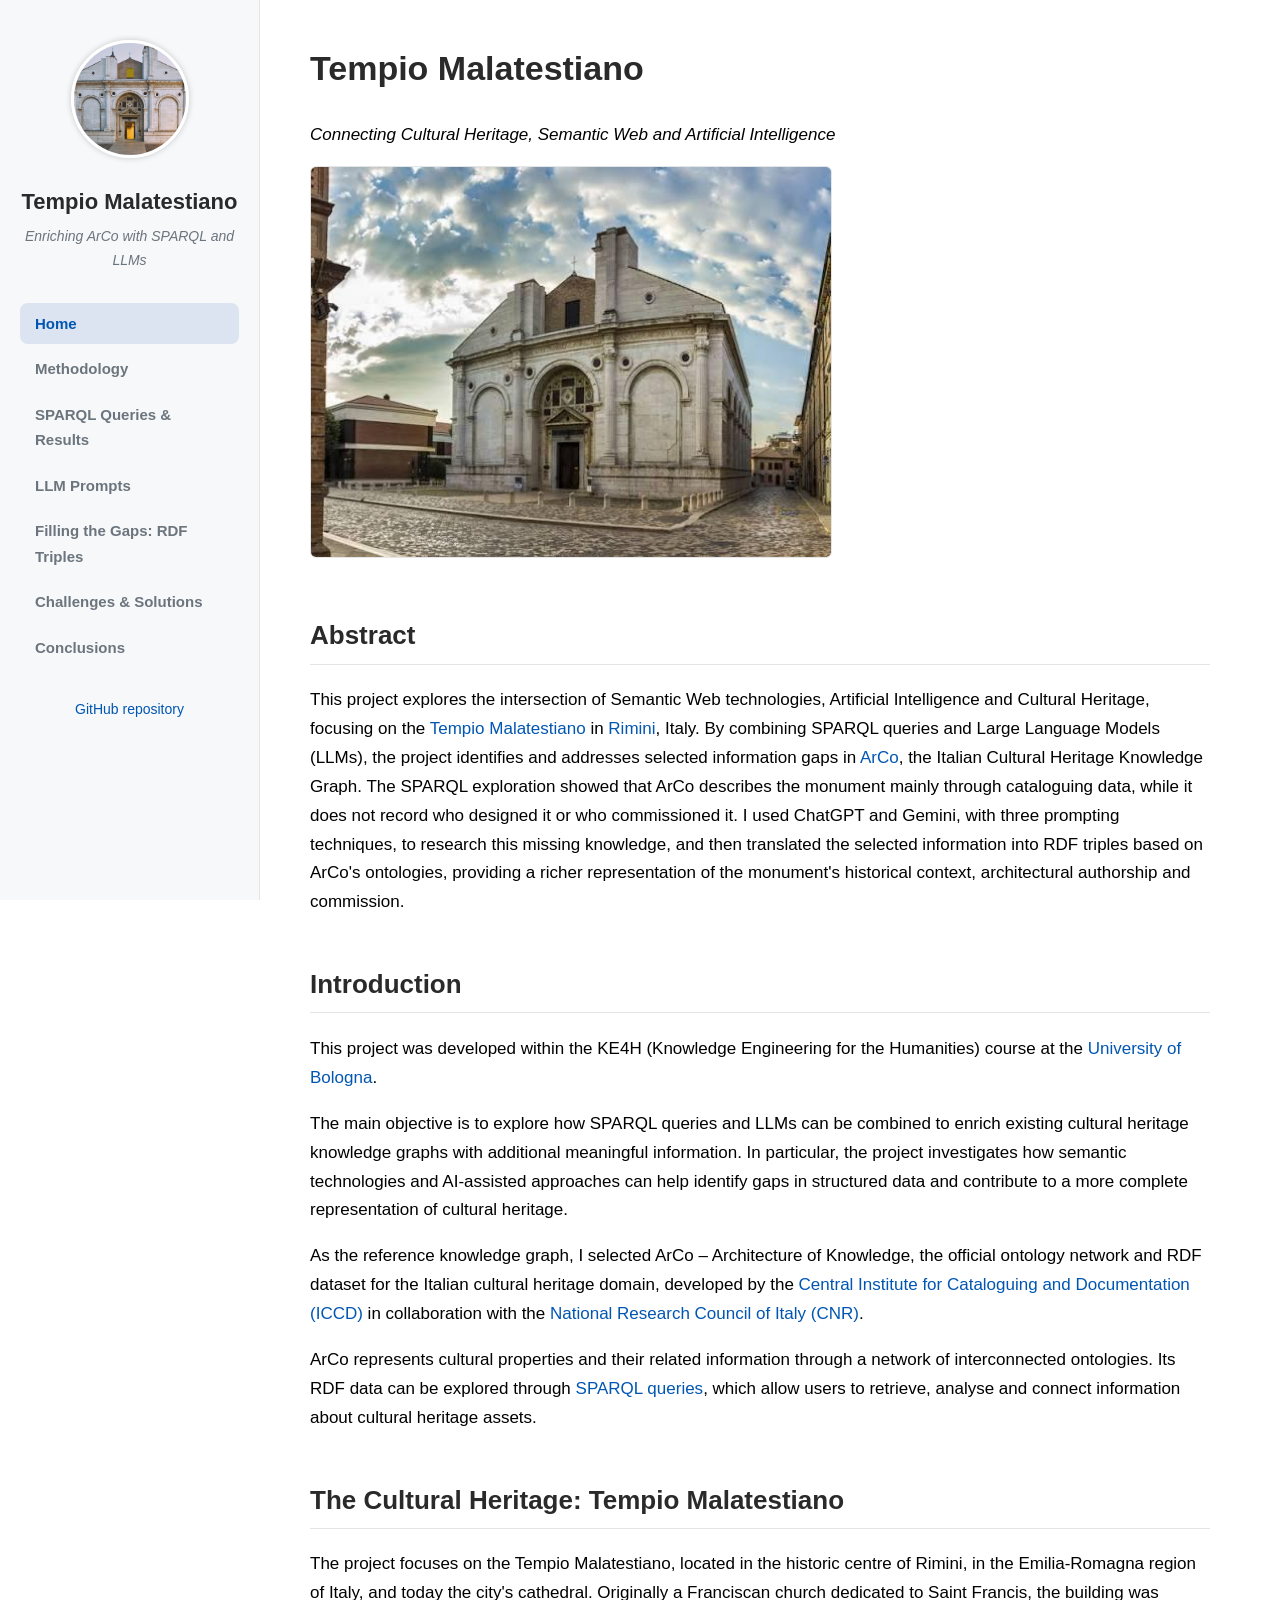
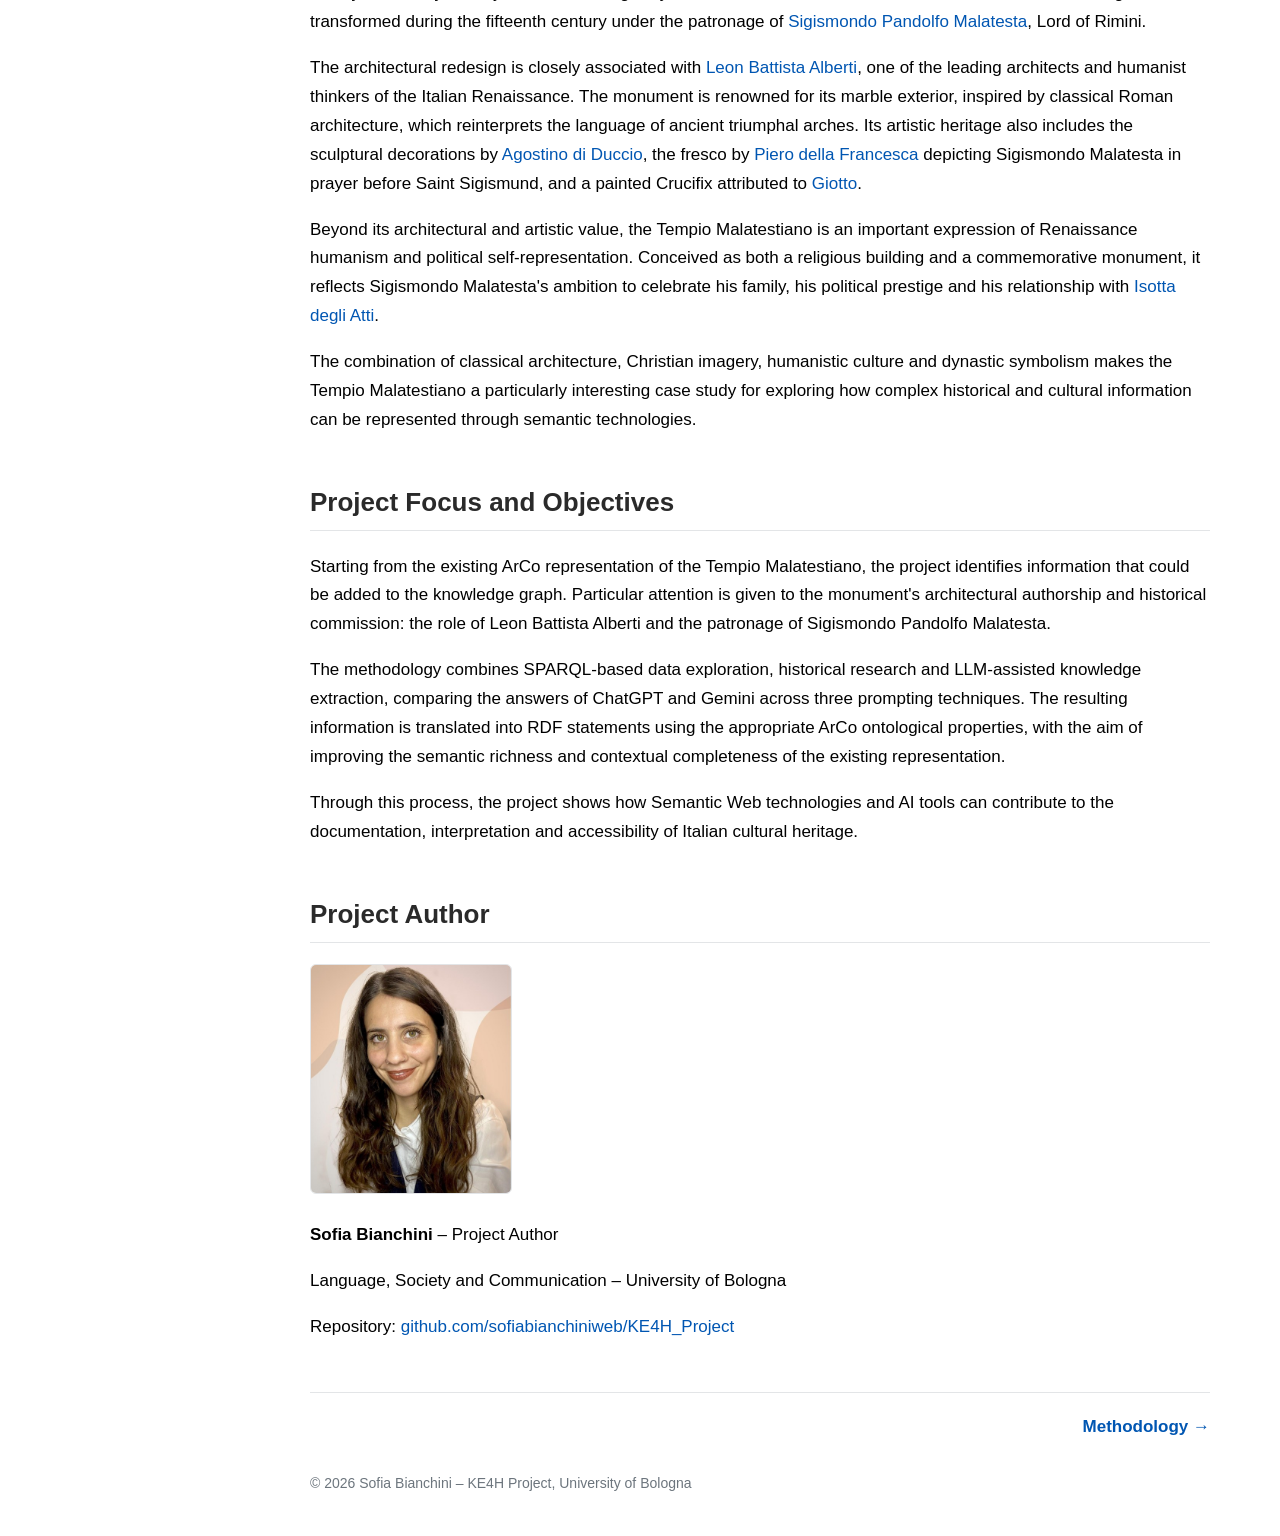
<file: index.html>
<!DOCTYPE html>
<html lang="en">
<head>
  <meta charset="UTF-8">
  <meta name="viewport" content="width=device-width, initial-scale=1.0">
  <title>Tempio Malatestiano &ndash; KE4H Project</title>
  <link rel="stylesheet" href="style.css">
</head>
<body>

  <!-- SIDEBAR MENU: the same on every page -->
  <aside class="sidebar">
    <a href="index.html">
      <img class="avatar" src="images/facciata.jpg" alt="Tempio Malatestiano">
    </a>
    <p class="site-title">Tempio Malatestiano</p>
    <p class="site-subtitle">Enriching ArCo with SPARQL and LLMs</p>

    <nav>
      <ul>
        <li><a href="index.html" class="active">Home</a></li>
        <li><a href="methodology.html">Methodology</a></li>
        <li><a href="sparql.html">SPARQL Queries &amp; Results</a></li>
        <li><a href="prompts.html">LLM Prompts</a></li>
        <li><a href="rdf-triples.html">Filling the Gaps: RDF Triples</a></li>
        <li><a href="challenges.html">Challenges &amp; Solutions</a></li>
        <li><a href="conclusions.html">Conclusions</a></li>
      </ul>
    </nav>

    <p class="sidebar-link">
      <a href="https://github.com/sofiabianchiniweb/KE4H_Project" target="_blank">GitHub repository</a>
    </p>
  </aside>

  <!-- PAGE CONTENT -->
  <main>
    <h1>Tempio Malatestiano</h1>

    <p><em>Connecting Cultural Heritage, Semantic Web and Artificial Intelligence</em></p>
    <p><img src="images/tempio-malatestiano.jpg" class="main-photo" alt="Tempio Malatestiano, Rimini" /></p>
    <h2>Abstract</h2>
    <p>This project explores the intersection of Semantic Web technologies, Artificial Intelligence and Cultural Heritage, focusing on the <a href="https://en.wikipedia.org/wiki/Tempio_Malatestiano" target="_blank">Tempio Malatestiano</a> in <a href="https://en.wikipedia.org/wiki/Rimini" target="_blank">Rimini</a>, Italy. By combining SPARQL queries and Large Language Models (LLMs), the project identifies and addresses selected information gaps in <a href="https://w3id.org/arco" target="_blank">ArCo</a>, the Italian Cultural Heritage Knowledge Graph. The SPARQL exploration showed that ArCo describes the monument mainly through cataloguing data, while it does not record who designed it or who commissioned it. I used ChatGPT and Gemini, with three prompting techniques, to research this missing knowledge, and then translated the selected information into RDF triples based on ArCo's ontologies, providing a richer representation of the monument's historical context, architectural authorship and commission.</p>
    <h2>Introduction</h2>
    <p>This project was developed within the KE4H (Knowledge Engineering for the Humanities) course at the <a href="https://www.unibo.it/en" target="_blank">University of Bologna</a>.</p>
    <p>The main objective is to explore how SPARQL queries and LLMs can be combined to enrich existing cultural heritage knowledge graphs with additional meaningful information. In particular, the project investigates how semantic technologies and AI-assisted approaches can help identify gaps in structured data and contribute to a more complete representation of cultural heritage.</p>
    <p>As the reference knowledge graph, I selected ArCo – Architecture of Knowledge, the official ontology network and RDF dataset for the Italian cultural heritage domain, developed by the <a href="https://www.iccd.beniculturali.it" target="_blank">Central Institute for Cataloguing and Documentation (ICCD)</a> in collaboration with the <a href="https://www.cnr.it/en" target="_blank">National Research Council of Italy (CNR)</a>.</p>
    <p>ArCo represents cultural properties and their related information through a network of interconnected ontologies. Its RDF data can be explored through <a href="https://dati.cultura.gov.it/sparql" target="_blank">SPARQL queries</a>, which allow users to retrieve, analyse and connect information about cultural heritage assets.</p>
    <h2>The Cultural Heritage: Tempio Malatestiano</h2>
    <p>The project focuses on the Tempio Malatestiano, located in the historic centre of Rimini, in the Emilia-Romagna region of Italy, and today the city's cathedral. Originally a Franciscan church dedicated to Saint Francis, the building was transformed during the fifteenth century under the patronage of <a href="https://en.wikipedia.org/wiki/Sigismondo_Pandolfo_Malatesta" target="_blank">Sigismondo Pandolfo Malatesta</a>, Lord of Rimini.</p>
    <p>The architectural redesign is closely associated with <a href="https://en.wikipedia.org/wiki/Leon_Battista_Alberti" target="_blank">Leon Battista Alberti</a>, one of the leading architects and humanist thinkers of the Italian Renaissance. The monument is renowned for its marble exterior, inspired by classical Roman architecture, which reinterprets the language of ancient triumphal arches. Its artistic heritage also includes the sculptural decorations by <a href="https://en.wikipedia.org/wiki/Agostino_di_Duccio" target="_blank">Agostino di Duccio</a>, the fresco by <a href="https://en.wikipedia.org/wiki/Piero_della_Francesca" target="_blank">Piero della Francesca</a> depicting Sigismondo Malatesta in prayer before Saint Sigismund, and a painted Crucifix attributed to <a href="https://en.wikipedia.org/wiki/Giotto" target="_blank">Giotto</a>.</p>
    <p>Beyond its architectural and artistic value, the Tempio Malatestiano is an important expression of Renaissance humanism and political self-representation. Conceived as both a religious building and a commemorative monument, it reflects Sigismondo Malatesta's ambition to celebrate his family, his political prestige and his relationship with <a href="https://en.wikipedia.org/wiki/Isotta_degli_Atti" target="_blank">Isotta degli Atti</a>.</p>
    <p>The combination of classical architecture, Christian imagery, humanistic culture and dynastic symbolism makes the Tempio Malatestiano a particularly interesting case study for exploring how complex historical and cultural information can be represented through semantic technologies.</p>
    <h2>Project Focus and Objectives</h2>
    <p>Starting from the existing ArCo representation of the Tempio Malatestiano, the project identifies information that could be added to the knowledge graph. Particular attention is given to the monument's architectural authorship and historical commission: the role of Leon Battista Alberti and the patronage of Sigismondo Pandolfo Malatesta.</p>
    <p>The methodology combines SPARQL-based data exploration, historical research and LLM-assisted knowledge extraction, comparing the answers of ChatGPT and Gemini across three prompting techniques. The resulting information is translated into RDF statements using the appropriate ArCo ontological properties, with the aim of improving the semantic richness and contextual completeness of the existing representation.</p>
    <p>Through this process, the project shows how Semantic Web technologies and AI tools can contribute to the documentation, interpretation and accessibility of Italian cultural heritage.</p>
    <h2>Project Author</h2>
    <p><img src="images/sofia-bianchini.jpg" class="author-photo" alt="Sofia Bianchini" /></p>
    <p><strong>Sofia Bianchini</strong> – Project Author</p>
    <p>Language, Society and Communication – University of Bologna</p>
    <p>Repository: <a href="https://github.com/sofiabianchiniweb/KE4H_Project" target="_blank">github.com/sofiabianchiniweb/KE4H_Project</a></p>

    <!-- Links to the previous and next page -->
    <div class="page-nav">
      <span></span>
      <a href="methodology.html">Methodology &rarr;</a>
    </div>

    <footer>
      &copy; 2026 Sofia Bianchini &ndash; KE4H Project, University of Bologna
    </footer>
  </main>

</body>
</html>
</file>
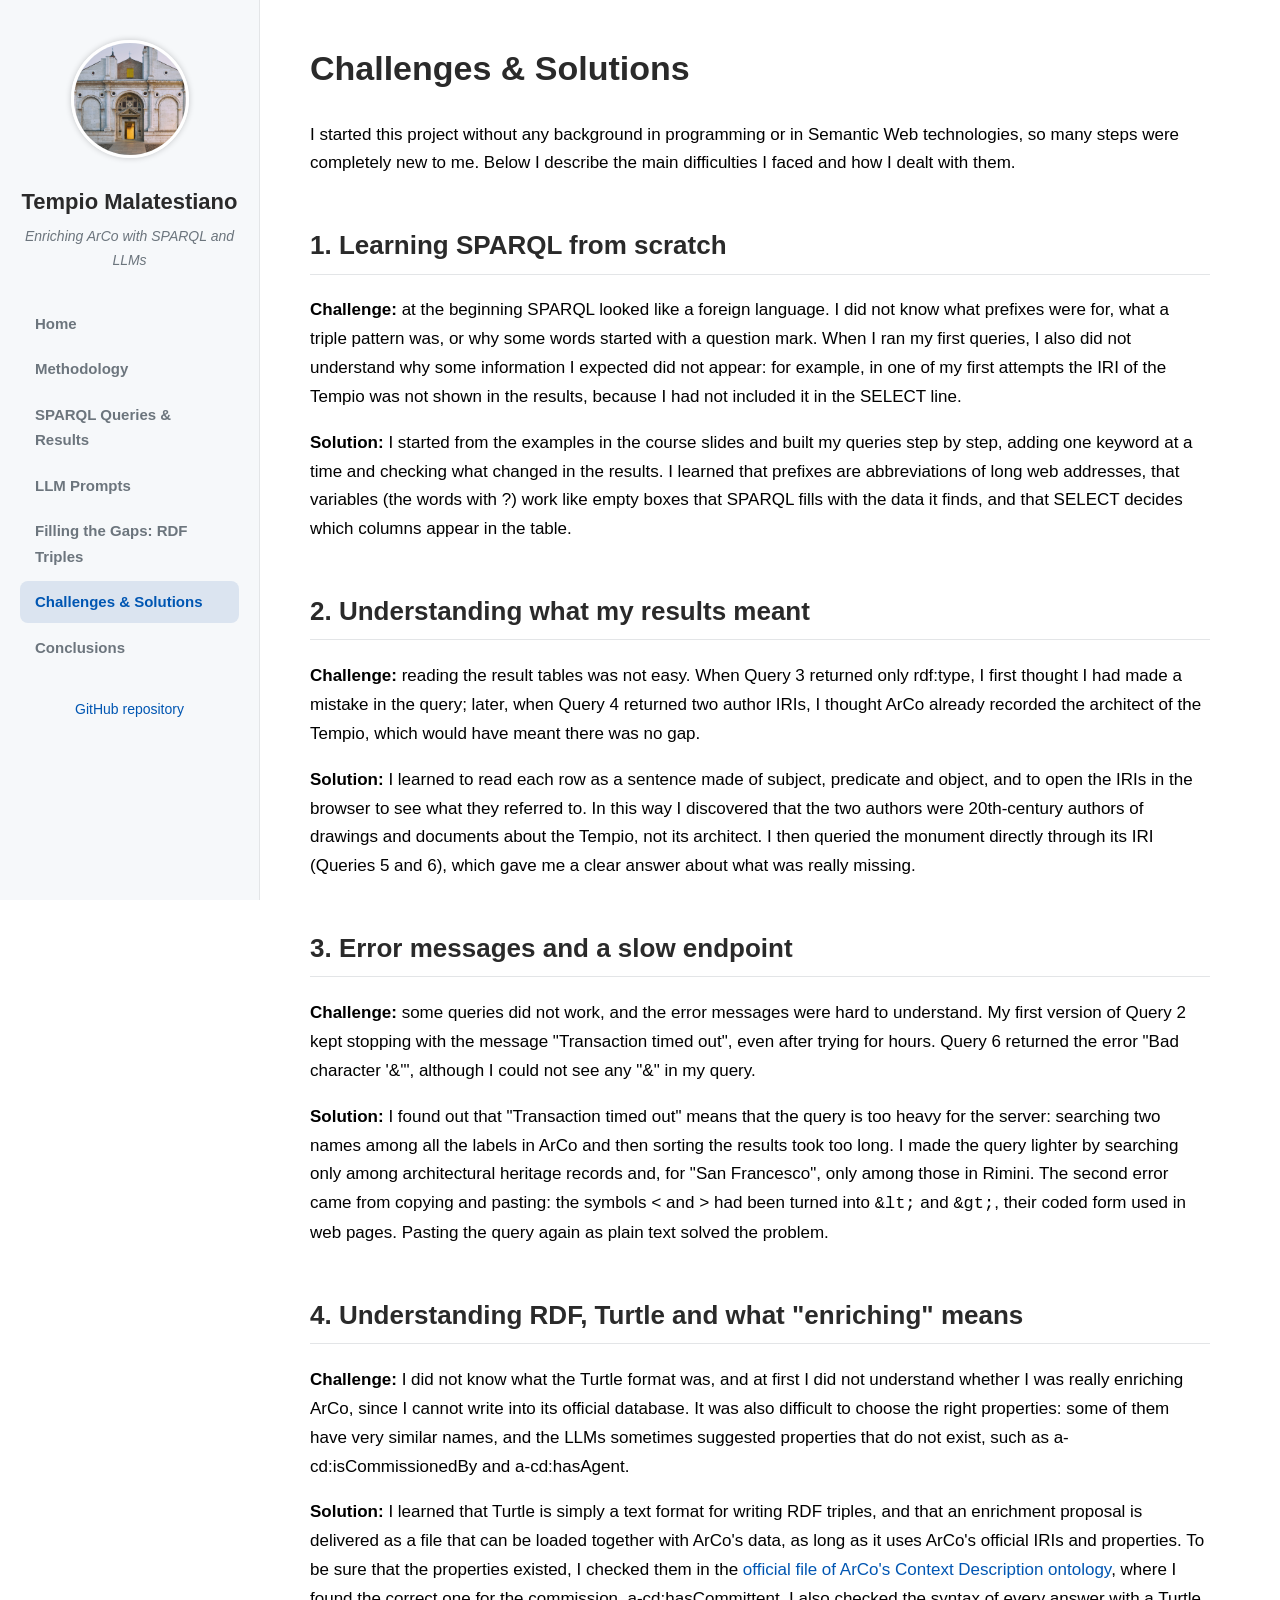
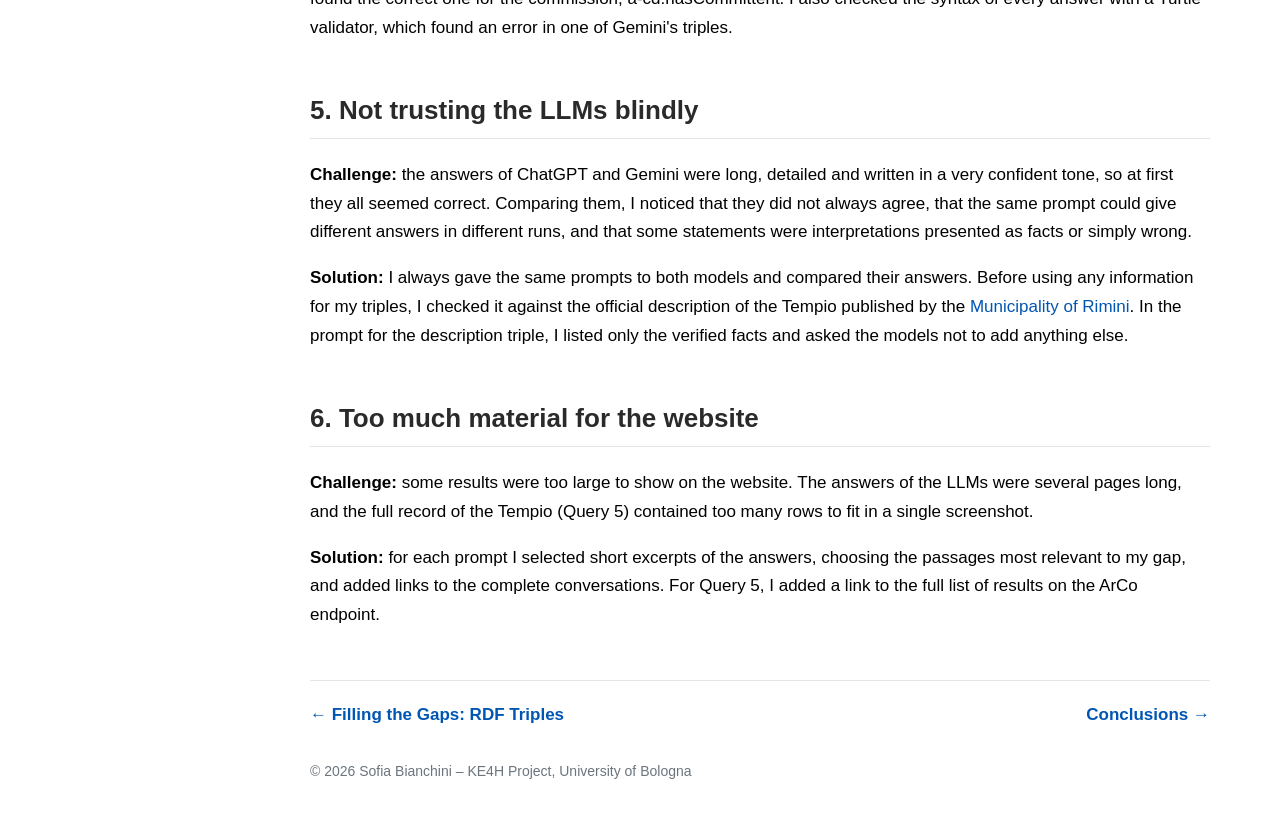
<file: challenges.html>
<!DOCTYPE html>
<html lang="en">
<head>
  <meta charset="UTF-8">
  <meta name="viewport" content="width=device-width, initial-scale=1.0">
  <title>Challenges &amp; Solutions &ndash; Tempio Malatestiano</title>
  <link rel="stylesheet" href="style.css">
</head>
<body>

  <!-- SIDEBAR MENU: the same on every page -->
  <aside class="sidebar">
    <a href="index.html">
      <img class="avatar" src="images/facciata.jpg" alt="Tempio Malatestiano">
    </a>
    <p class="site-title">Tempio Malatestiano</p>
    <p class="site-subtitle">Enriching ArCo with SPARQL and LLMs</p>

    <nav>
      <ul>
        <li><a href="index.html">Home</a></li>
        <li><a href="methodology.html">Methodology</a></li>
        <li><a href="sparql.html">SPARQL Queries &amp; Results</a></li>
        <li><a href="prompts.html">LLM Prompts</a></li>
        <li><a href="rdf-triples.html">Filling the Gaps: RDF Triples</a></li>
        <li><a href="challenges.html" class="active">Challenges &amp; Solutions</a></li>
        <li><a href="conclusions.html">Conclusions</a></li>
      </ul>
    </nav>

    <p class="sidebar-link">
      <a href="https://github.com/sofiabianchiniweb/KE4H_Project" target="_blank">GitHub repository</a>
    </p>
  </aside>

  <!-- PAGE CONTENT -->
  <main>
    <h1>Challenges &amp; Solutions</h1>

    <p>I started this project without any background in programming or in Semantic Web technologies, so many steps were completely new to me. Below I describe the main difficulties I faced and how I dealt with them.</p>
    <h2>1. Learning SPARQL from scratch</h2>
    <p><strong>Challenge:</strong> at the beginning SPARQL looked like a foreign language. I did not know what prefixes were for, what a triple pattern was, or why some words started with a question mark. When I ran my first queries, I also did not understand why some information I expected did not appear: for example, in one of my first attempts the IRI of the Tempio was not shown in the results, because I had not included it in the SELECT line.</p>
    <p><strong>Solution:</strong> I started from the examples in the course slides and built my queries step by step, adding one keyword at a time and checking what changed in the results. I learned that prefixes are abbreviations of long web addresses, that variables (the words with ?) work like empty boxes that SPARQL fills with the data it finds, and that SELECT decides which columns appear in the table.</p>
    <h2>2. Understanding what my results meant</h2>
    <p><strong>Challenge:</strong> reading the result tables was not easy. When Query 3 returned only rdf:type, I first thought I had made a mistake in the query; later, when Query 4 returned two author IRIs, I thought ArCo already recorded the architect of the Tempio, which would have meant there was no gap.</p>
    <p><strong>Solution:</strong> I learned to read each row as a sentence made of subject, predicate and object, and to open the IRIs in the browser to see what they referred to. In this way I discovered that the two authors were 20th-century authors of drawings and documents about the Tempio, not its architect. I then queried the monument directly through its IRI (Queries 5 and 6), which gave me a clear answer about what was really missing.</p>
    <h2>3. Error messages and a slow endpoint</h2>
    <p><strong>Challenge:</strong> some queries did not work, and the error messages were hard to understand. My first version of Query 2 kept stopping with the message "Transaction timed out", even after trying for hours. Query 6 returned the error "Bad character '&amp;'", although I could not see any "&amp;" in my query.</p>
    <p><strong>Solution:</strong> I found out that "Transaction timed out" means that the query is too heavy for the server: searching two names among all the labels in ArCo and then sorting the results took too long. I made the query lighter by searching only among architectural heritage records and, for "San Francesco", only among those in Rimini. The second error came from copying and pasting: the symbols <code>&lt;</code> and <code>&gt;</code> had been turned into <code>&amp;lt;</code> and <code>&amp;gt;</code>, their coded form used in web pages. Pasting the query again as plain text solved the problem.</p>
    <h2>4. Understanding RDF, Turtle and what "enriching" means</h2>
    <p><strong>Challenge:</strong> I did not know what the Turtle format was, and at first I did not understand whether I was really enriching ArCo, since I cannot write into its official database. It was also difficult to choose the right properties: some of them have very similar names, and the LLMs sometimes suggested properties that do not exist, such as a-cd:isCommissionedBy and a-cd:hasAgent.</p>
    <p><strong>Solution:</strong> I learned that Turtle is simply a text format for writing RDF triples, and that an enrichment proposal is delivered as a file that can be loaded together with ArCo's data, as long as it uses ArCo's official IRIs and properties. To be sure that the properties existed, I checked them in the <a href="https://github.com/ICCD-MiBACT/ArCo/blob/master/ArCo-release/ontologie/context-description/context-description.owl" target="_blank">official file of ArCo's Context Description ontology</a>, where I found the correct one for the commission, a-cd:hasCommittent. I also checked the syntax of every answer with a Turtle validator, which found an error in one of Gemini's triples.</p>
    <h2>5. Not trusting the LLMs blindly</h2>
    <p><strong>Challenge:</strong> the answers of ChatGPT and Gemini were long, detailed and written in a very confident tone, so at first they all seemed correct. Comparing them, I noticed that they did not always agree, that the same prompt could give different answers in different runs, and that some statements were interpretations presented as facts or simply wrong.</p>
    <p><strong>Solution:</strong> I always gave the same prompts to both models and compared their answers. Before using any information for my triples, I checked it against the official description of the Tempio published by the <a href="https://www.comune.rimini.it/vivere-il-comune/luoghi/edificio-di-culto/tempio-malatestiano" target="_blank">Municipality of Rimini</a>. In the prompt for the description triple, I listed only the verified facts and asked the models not to add anything else.</p>
    <h2>6. Too much material for the website</h2>
    <p><strong>Challenge:</strong> some results were too large to show on the website. The answers of the LLMs were several pages long, and the full record of the Tempio (Query 5) contained too many rows to fit in a single screenshot.</p>
    <p><strong>Solution:</strong> for each prompt I selected short excerpts of the answers, choosing the passages most relevant to my gap, and added links to the complete conversations. For Query 5, I added a link to the full list of results on the ArCo endpoint.</p>

    <!-- Links to the previous and next page -->
    <div class="page-nav">
      <a href="rdf-triples.html">&larr; Filling the Gaps: RDF Triples</a>
      <a href="conclusions.html">Conclusions &rarr;</a>
    </div>

    <footer>
      &copy; 2026 Sofia Bianchini &ndash; KE4H Project, University of Bologna
    </footer>
  </main>

</body>
</html>
</file>
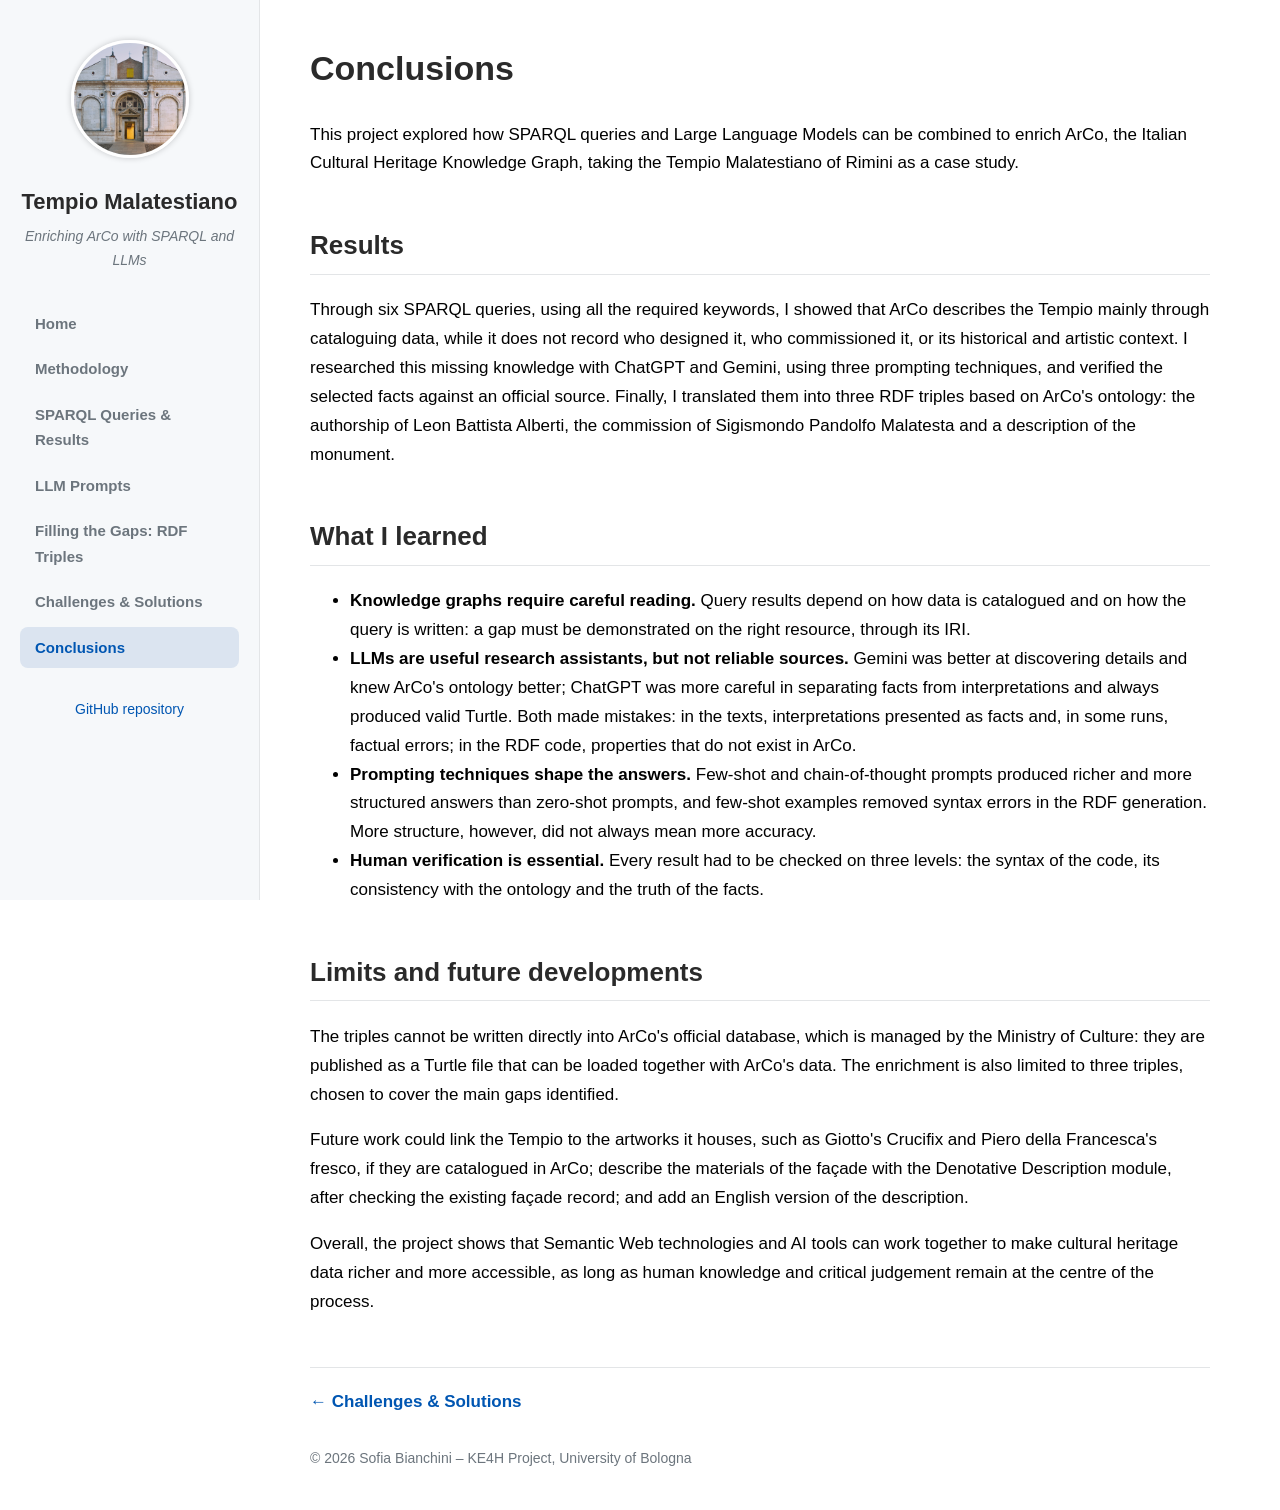
<file: conclusions.html>
<!DOCTYPE html>
<html lang="en">
<head>
  <meta charset="UTF-8">
  <meta name="viewport" content="width=device-width, initial-scale=1.0">
  <title>Conclusions &ndash; Tempio Malatestiano</title>
  <link rel="stylesheet" href="style.css">
</head>
<body>

  <!-- SIDEBAR MENU: the same on every page -->
  <aside class="sidebar">
    <a href="index.html">
      <img class="avatar" src="images/facciata.jpg" alt="Tempio Malatestiano">
    </a>
    <p class="site-title">Tempio Malatestiano</p>
    <p class="site-subtitle">Enriching ArCo with SPARQL and LLMs</p>

    <nav>
      <ul>
        <li><a href="index.html">Home</a></li>
        <li><a href="methodology.html">Methodology</a></li>
        <li><a href="sparql.html">SPARQL Queries &amp; Results</a></li>
        <li><a href="prompts.html">LLM Prompts</a></li>
        <li><a href="rdf-triples.html">Filling the Gaps: RDF Triples</a></li>
        <li><a href="challenges.html">Challenges &amp; Solutions</a></li>
        <li><a href="conclusions.html" class="active">Conclusions</a></li>
      </ul>
    </nav>

    <p class="sidebar-link">
      <a href="https://github.com/sofiabianchiniweb/KE4H_Project" target="_blank">GitHub repository</a>
    </p>
  </aside>

  <!-- PAGE CONTENT -->
  <main>
    <h1>Conclusions</h1>

    <p>This project explored how SPARQL queries and Large Language Models can be combined to enrich ArCo, the Italian Cultural Heritage Knowledge Graph, taking the Tempio Malatestiano of Rimini as a case study.</p>
    <h2>Results</h2>
    <p>Through six SPARQL queries, using all the required keywords, I showed that ArCo describes the Tempio mainly through cataloguing data, while it does not record who designed it, who commissioned it, or its historical and artistic context. I researched this missing knowledge with ChatGPT and Gemini, using three prompting techniques, and verified the selected facts against an official source. Finally, I translated them into three RDF triples based on ArCo's ontology: the authorship of Leon Battista Alberti, the commission of Sigismondo Pandolfo Malatesta and a description of the monument.</p>
    <h2>What I learned</h2>
    <ul>
    <li><strong>Knowledge graphs require careful reading.</strong> Query results depend on how data is catalogued and on how the query is written: a gap must be demonstrated on the right resource, through its IRI.</li>
    <li><strong>LLMs are useful research assistants, but not reliable sources.</strong> Gemini was better at discovering details and knew ArCo's ontology better; ChatGPT was more careful in separating facts from interpretations and always produced valid Turtle. Both made mistakes: in the texts, interpretations presented as facts and, in some runs, factual errors; in the RDF code, properties that do not exist in ArCo.</li>
    <li><strong>Prompting techniques shape the answers.</strong> Few-shot and chain-of-thought prompts produced richer and more structured answers than zero-shot prompts, and few-shot examples removed syntax errors in the RDF generation. More structure, however, did not always mean more accuracy.</li>
    <li><strong>Human verification is essential.</strong> Every result had to be checked on three levels: the syntax of the code, its consistency with the ontology and the truth of the facts.</li>
    </ul>
    <h2>Limits and future developments</h2>
    <p>The triples cannot be written directly into ArCo's official database, which is managed by the Ministry of Culture: they are published as a Turtle file that can be loaded together with ArCo's data. The enrichment is also limited to three triples, chosen to cover the main gaps identified.</p>
    <p>Future work could link the Tempio to the artworks it houses, such as Giotto's Crucifix and Piero della Francesca's fresco, if they are catalogued in ArCo; describe the materials of the façade with the Denotative Description module, after checking the existing façade record; and add an English version of the description.</p>
    <p>Overall, the project shows that Semantic Web technologies and AI tools can work together to make cultural heritage data richer and more accessible, as long as human knowledge and critical judgement remain at the centre of the process.</p>

    <!-- Links to the previous and next page -->
    <div class="page-nav">
      <a href="challenges.html">&larr; Challenges &amp; Solutions</a>
    </div>

    <footer>
      &copy; 2026 Sofia Bianchini &ndash; KE4H Project, University of Bologna
    </footer>
  </main>

</body>
</html>
</file>
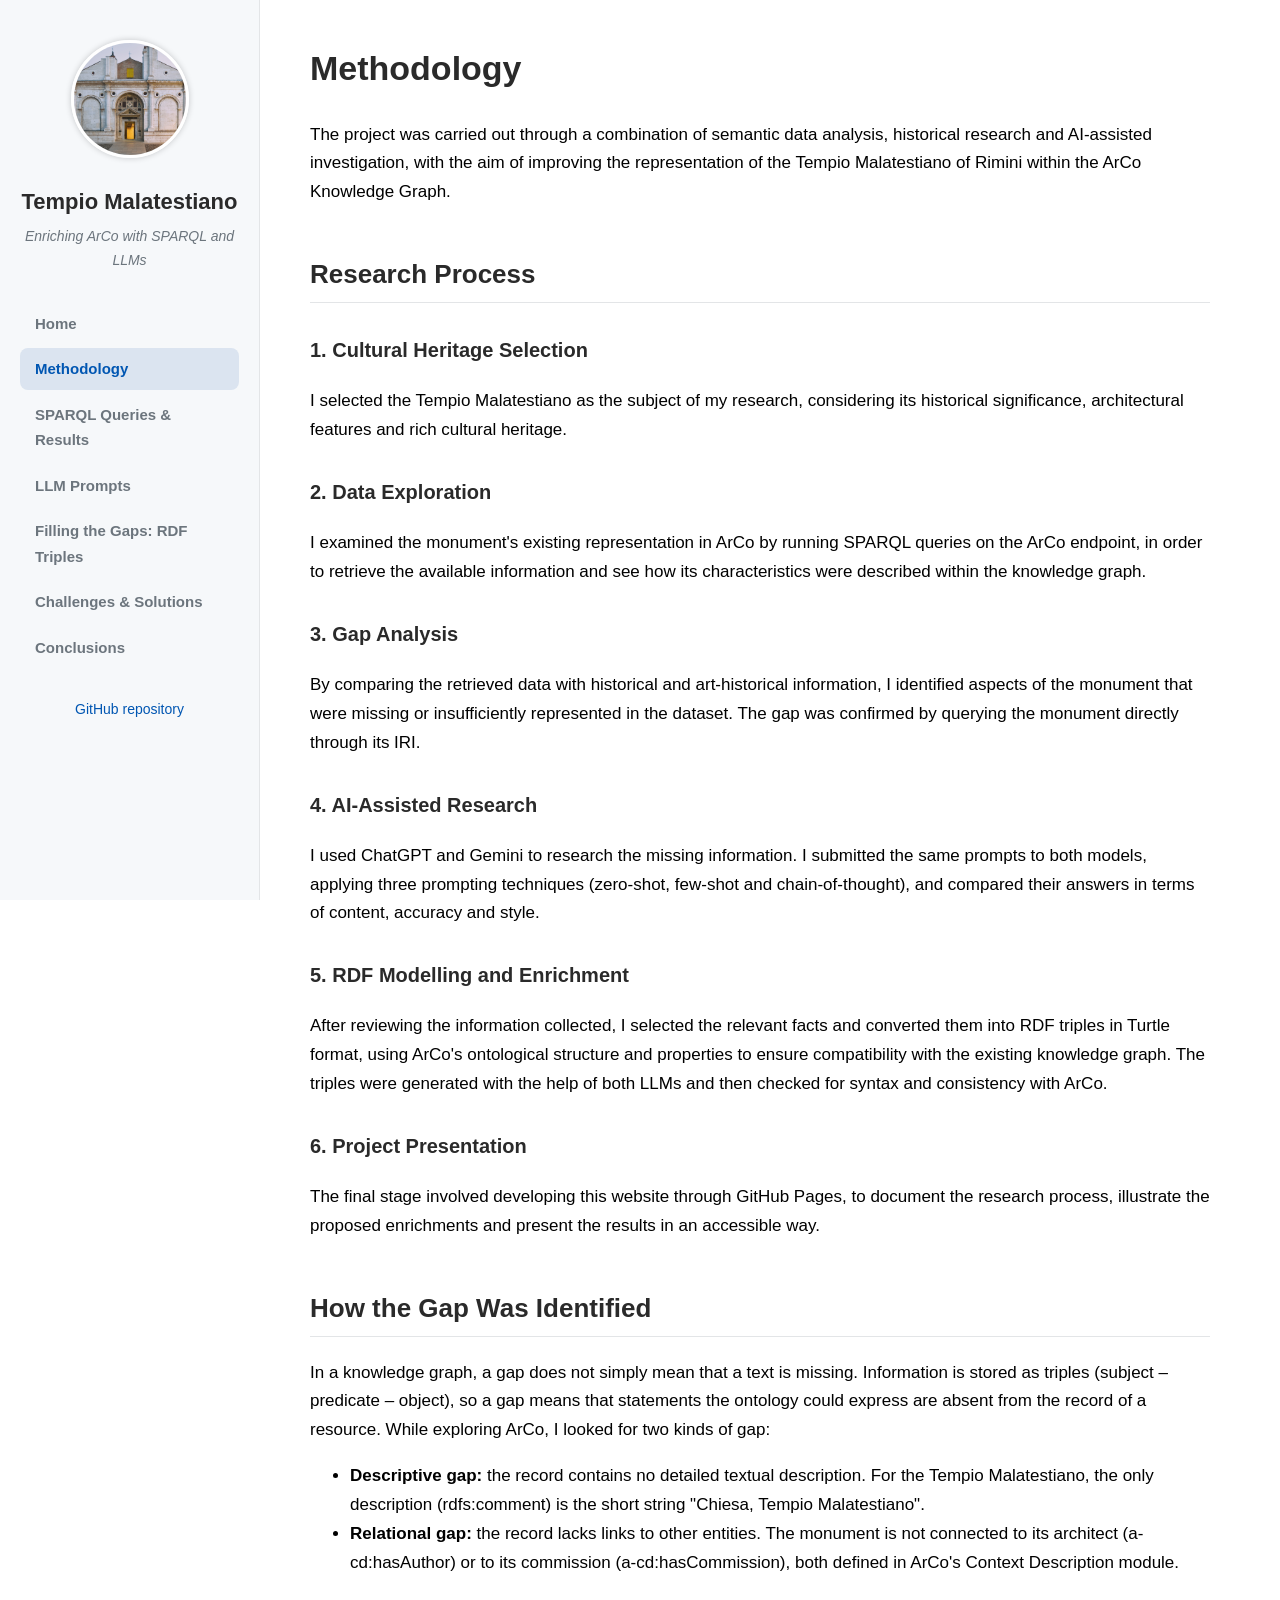
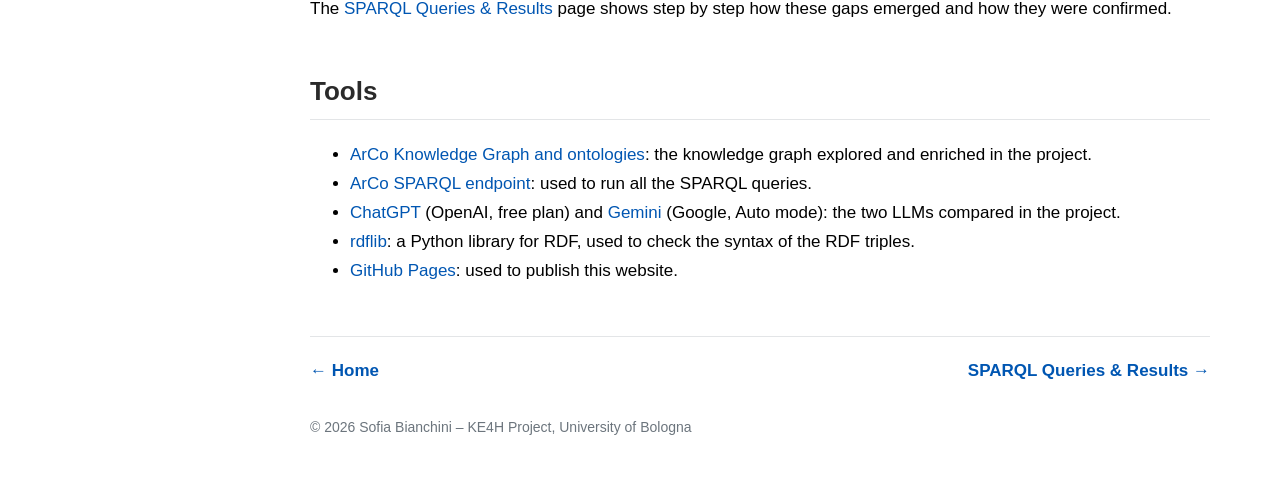
<file: methodology.html>
<!DOCTYPE html>
<html lang="en">
<head>
  <meta charset="UTF-8">
  <meta name="viewport" content="width=device-width, initial-scale=1.0">
  <title>Methodology &ndash; Tempio Malatestiano</title>
  <link rel="stylesheet" href="style.css">
</head>
<body>

  <!-- SIDEBAR MENU: the same on every page -->
  <aside class="sidebar">
    <a href="index.html">
      <img class="avatar" src="images/facciata.jpg" alt="Tempio Malatestiano">
    </a>
    <p class="site-title">Tempio Malatestiano</p>
    <p class="site-subtitle">Enriching ArCo with SPARQL and LLMs</p>

    <nav>
      <ul>
        <li><a href="index.html">Home</a></li>
        <li><a href="methodology.html" class="active">Methodology</a></li>
        <li><a href="sparql.html">SPARQL Queries &amp; Results</a></li>
        <li><a href="prompts.html">LLM Prompts</a></li>
        <li><a href="rdf-triples.html">Filling the Gaps: RDF Triples</a></li>
        <li><a href="challenges.html">Challenges &amp; Solutions</a></li>
        <li><a href="conclusions.html">Conclusions</a></li>
      </ul>
    </nav>

    <p class="sidebar-link">
      <a href="https://github.com/sofiabianchiniweb/KE4H_Project" target="_blank">GitHub repository</a>
    </p>
  </aside>

  <!-- PAGE CONTENT -->
  <main>
    <h1>Methodology</h1>

    <p>The project was carried out through a combination of semantic data analysis, historical research and AI-assisted investigation, with the aim of improving the representation of the Tempio Malatestiano of Rimini within the ArCo Knowledge Graph.</p>
    <h2>Research Process</h2>
    <h3>1. Cultural Heritage Selection</h3>
    <p>I selected the Tempio Malatestiano as the subject of my research, considering its historical significance, architectural features and rich cultural heritage.</p>
    <h3>2. Data Exploration</h3>
    <p>I examined the monument's existing representation in ArCo by running SPARQL queries on the ArCo endpoint, in order to retrieve the available information and see how its characteristics were described within the knowledge graph.</p>
    <h3>3. Gap Analysis</h3>
    <p>By comparing the retrieved data with historical and art-historical information, I identified aspects of the monument that were missing or insufficiently represented in the dataset. The gap was confirmed by querying the monument directly through its IRI.</p>
    <h3>4. AI-Assisted Research</h3>
    <p>I used ChatGPT and Gemini to research the missing information. I submitted the same prompts to both models, applying three prompting techniques (zero-shot, few-shot and chain-of-thought), and compared their answers in terms of content, accuracy and style.</p>
    <h3>5. RDF Modelling and Enrichment</h3>
    <p>After reviewing the information collected, I selected the relevant facts and converted them into RDF triples in Turtle format, using ArCo's ontological structure and properties to ensure compatibility with the existing knowledge graph. The triples were generated with the help of both LLMs and then checked for syntax and consistency with ArCo.</p>
    <h3>6. Project Presentation</h3>
    <p>The final stage involved developing this website through GitHub Pages, to document the research process, illustrate the proposed enrichments and present the results in an accessible way.</p>
    <h2>How the Gap Was Identified</h2>
    <p>In a knowledge graph, a gap does not simply mean that a text is missing. Information is stored as triples (subject – predicate – object), so a gap means that statements the ontology could express are absent from the record of a resource. While exploring ArCo, I looked for two kinds of gap:</p>
    <ul>
    <li><strong>Descriptive gap:</strong> the record contains no detailed textual description. For the Tempio Malatestiano, the only description (rdfs:comment) is the short string "Chiesa, Tempio Malatestiano".</li>
    <li><strong>Relational gap:</strong> the record lacks links to other entities. The monument is not connected to its architect (a-cd:hasAuthor) or to its commission (a-cd:hasCommission), both defined in ArCo's Context Description module.</li>
    </ul>
    <p>The <a href="sparql.html">SPARQL Queries &amp; Results</a> page shows step by step how these gaps emerged and how they were confirmed.</p>
    <h2>Tools</h2>
    <ul>
    <li><a href="https://w3id.org/arco" target="_blank">ArCo Knowledge Graph and ontologies</a>: the knowledge graph explored and enriched in the project.</li>
    <li><a href="https://dati.cultura.gov.it/sparql" target="_blank">ArCo SPARQL endpoint</a>: used to run all the SPARQL queries.</li>
    <li><a href="https://chatgpt.com" target="_blank">ChatGPT</a> (OpenAI, free plan) and <a href="https://gemini.google.com" target="_blank">Gemini</a> (Google, Auto mode): the two LLMs compared in the project.</li>
    <li><a href="https://rdflib.readthedocs.io" target="_blank">rdflib</a>: a Python library for RDF, used to check the syntax of the RDF triples.</li>
    <li><a href="https://pages.github.com" target="_blank">GitHub Pages</a>: used to publish this website.</li>
    </ul>

    <!-- Links to the previous and next page -->
    <div class="page-nav">
      <a href="index.html">&larr; Home</a>
      <a href="sparql.html">SPARQL Queries &amp; Results &rarr;</a>
    </div>

    <footer>
      &copy; 2026 Sofia Bianchini &ndash; KE4H Project, University of Bologna
    </footer>
  </main>

</body>
</html>
</file>
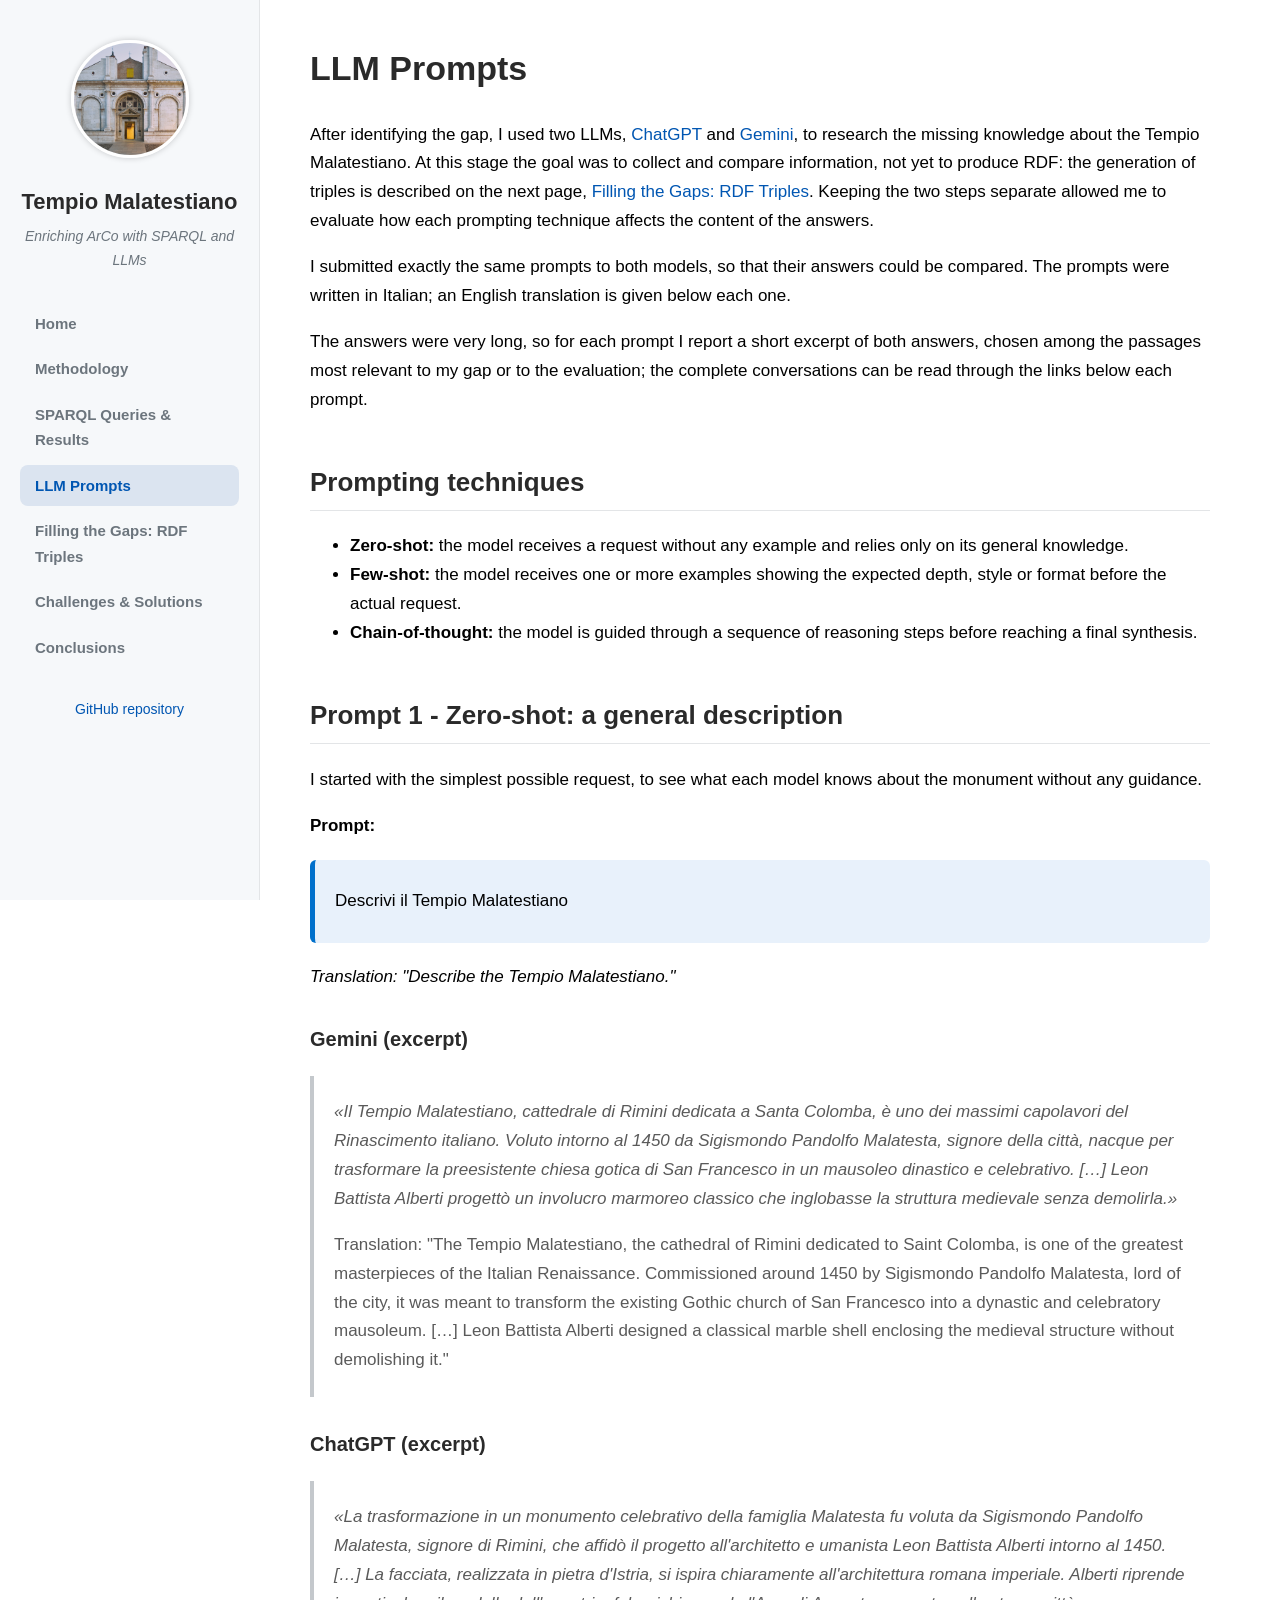
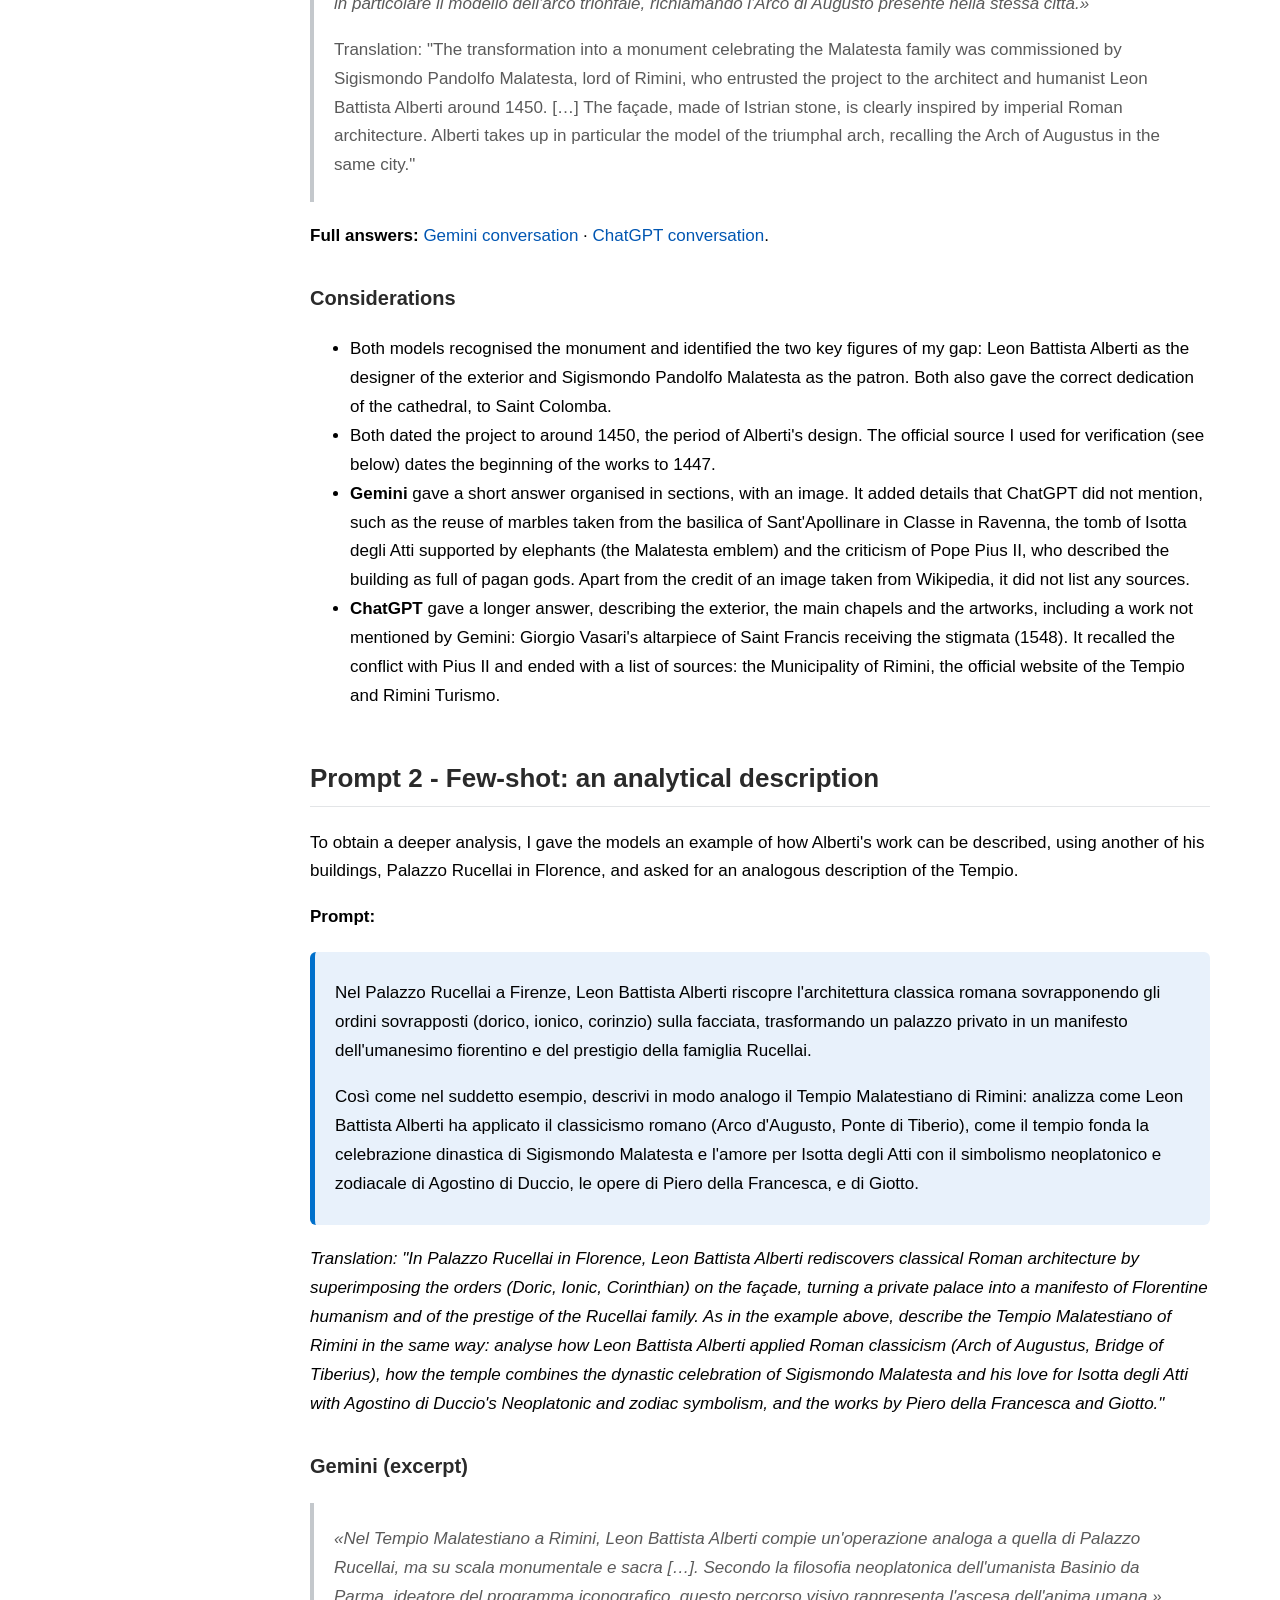
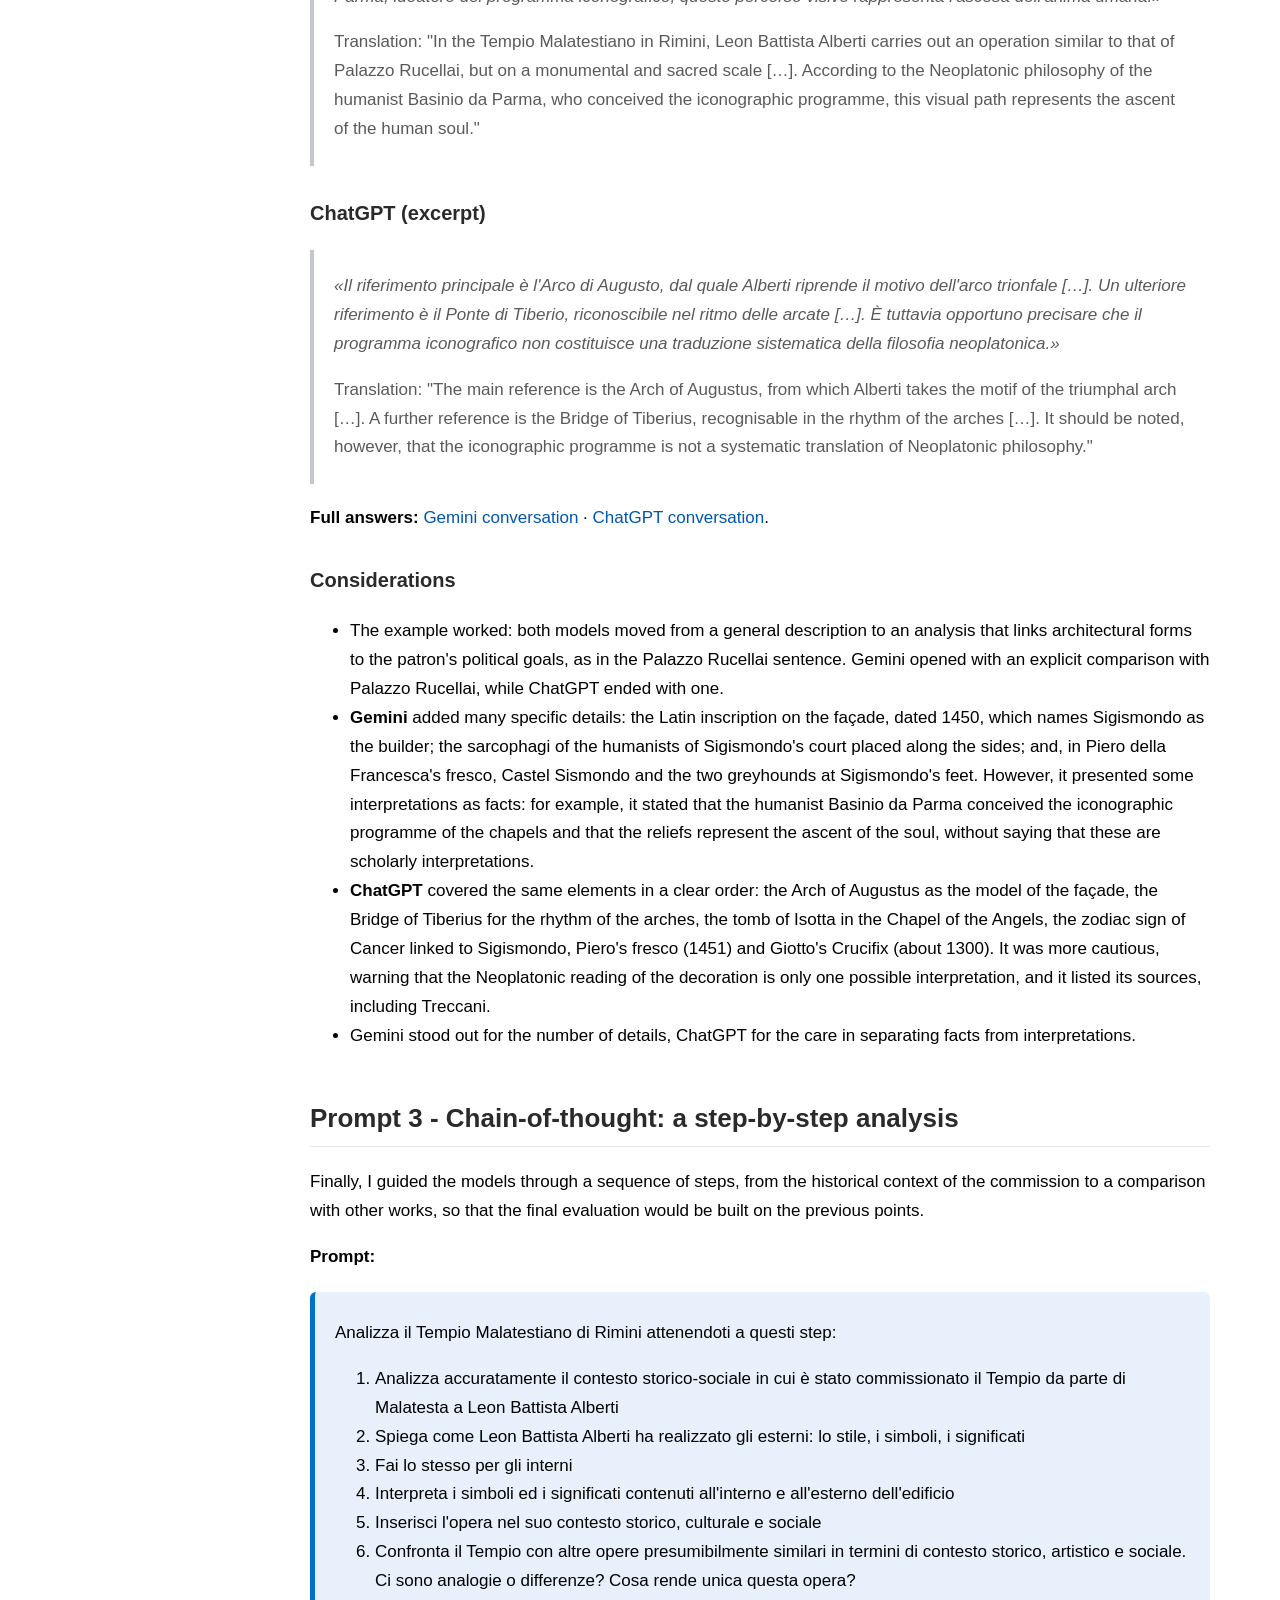
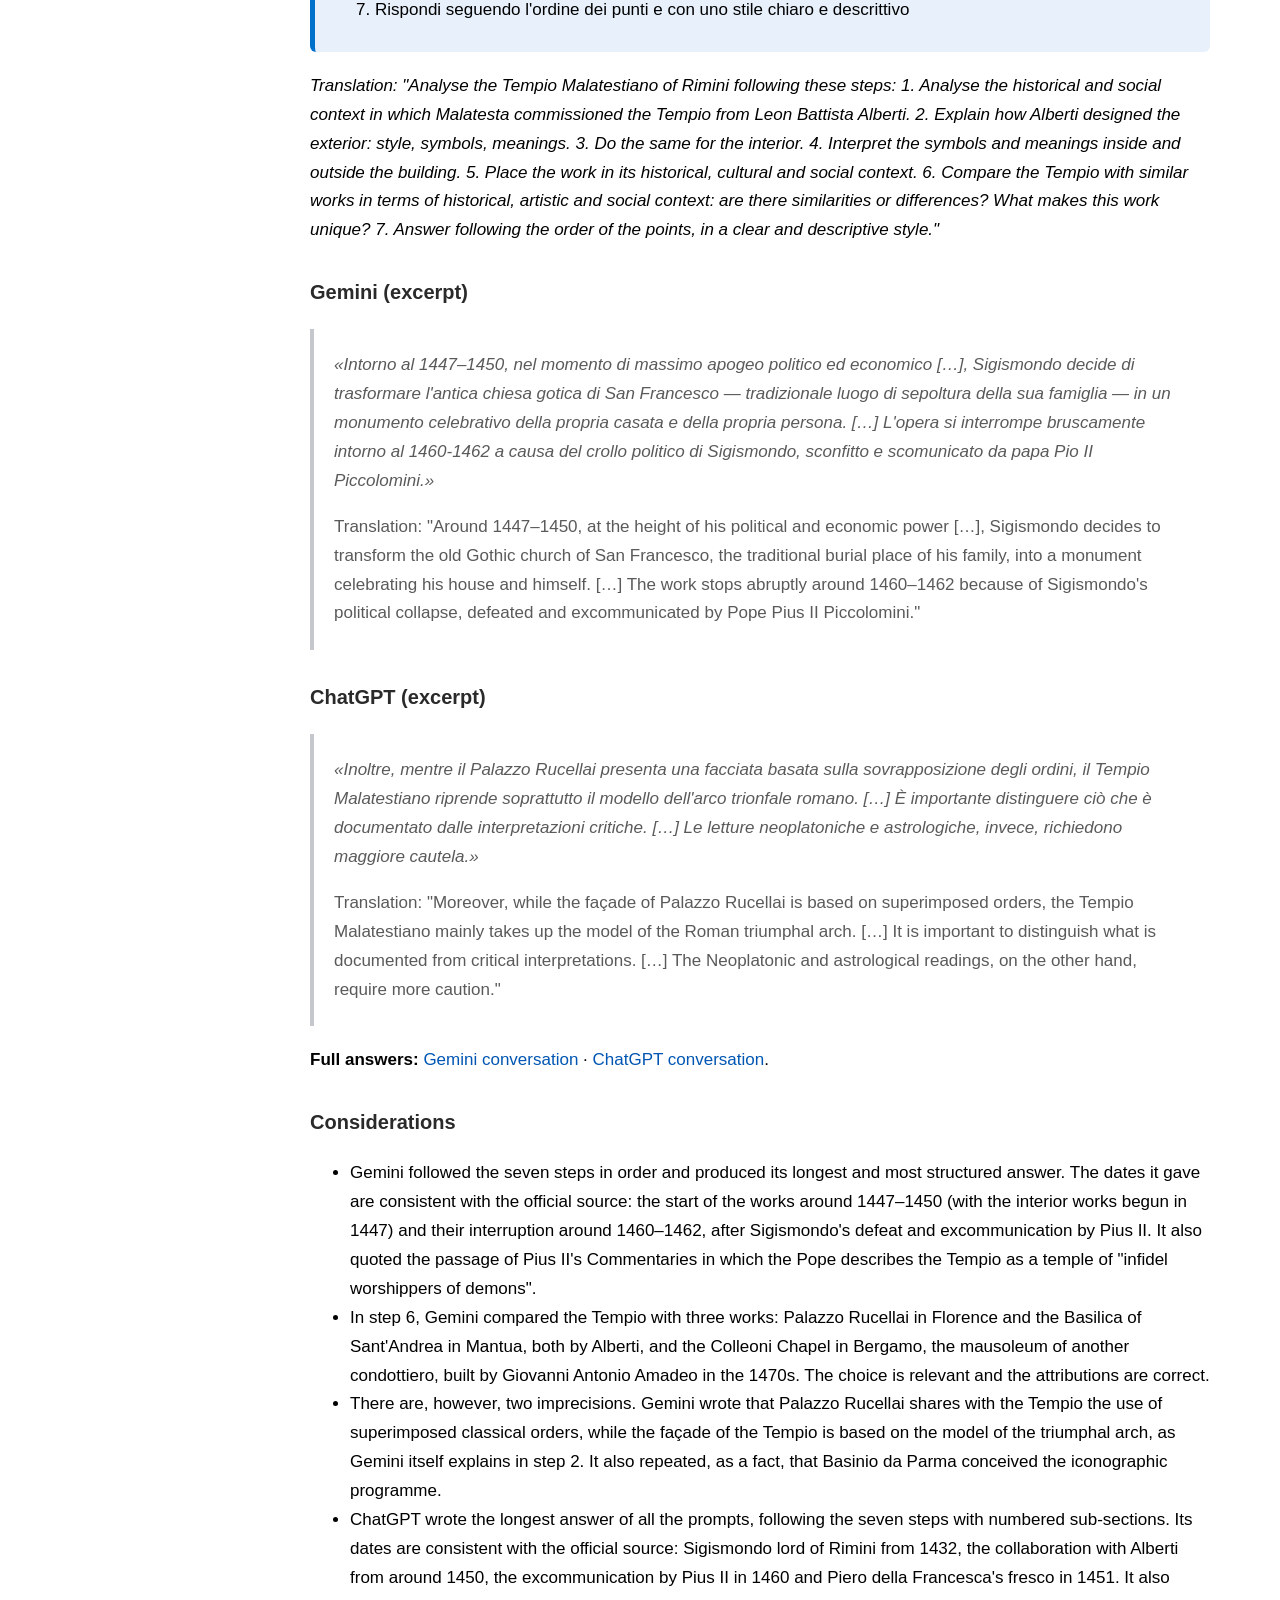
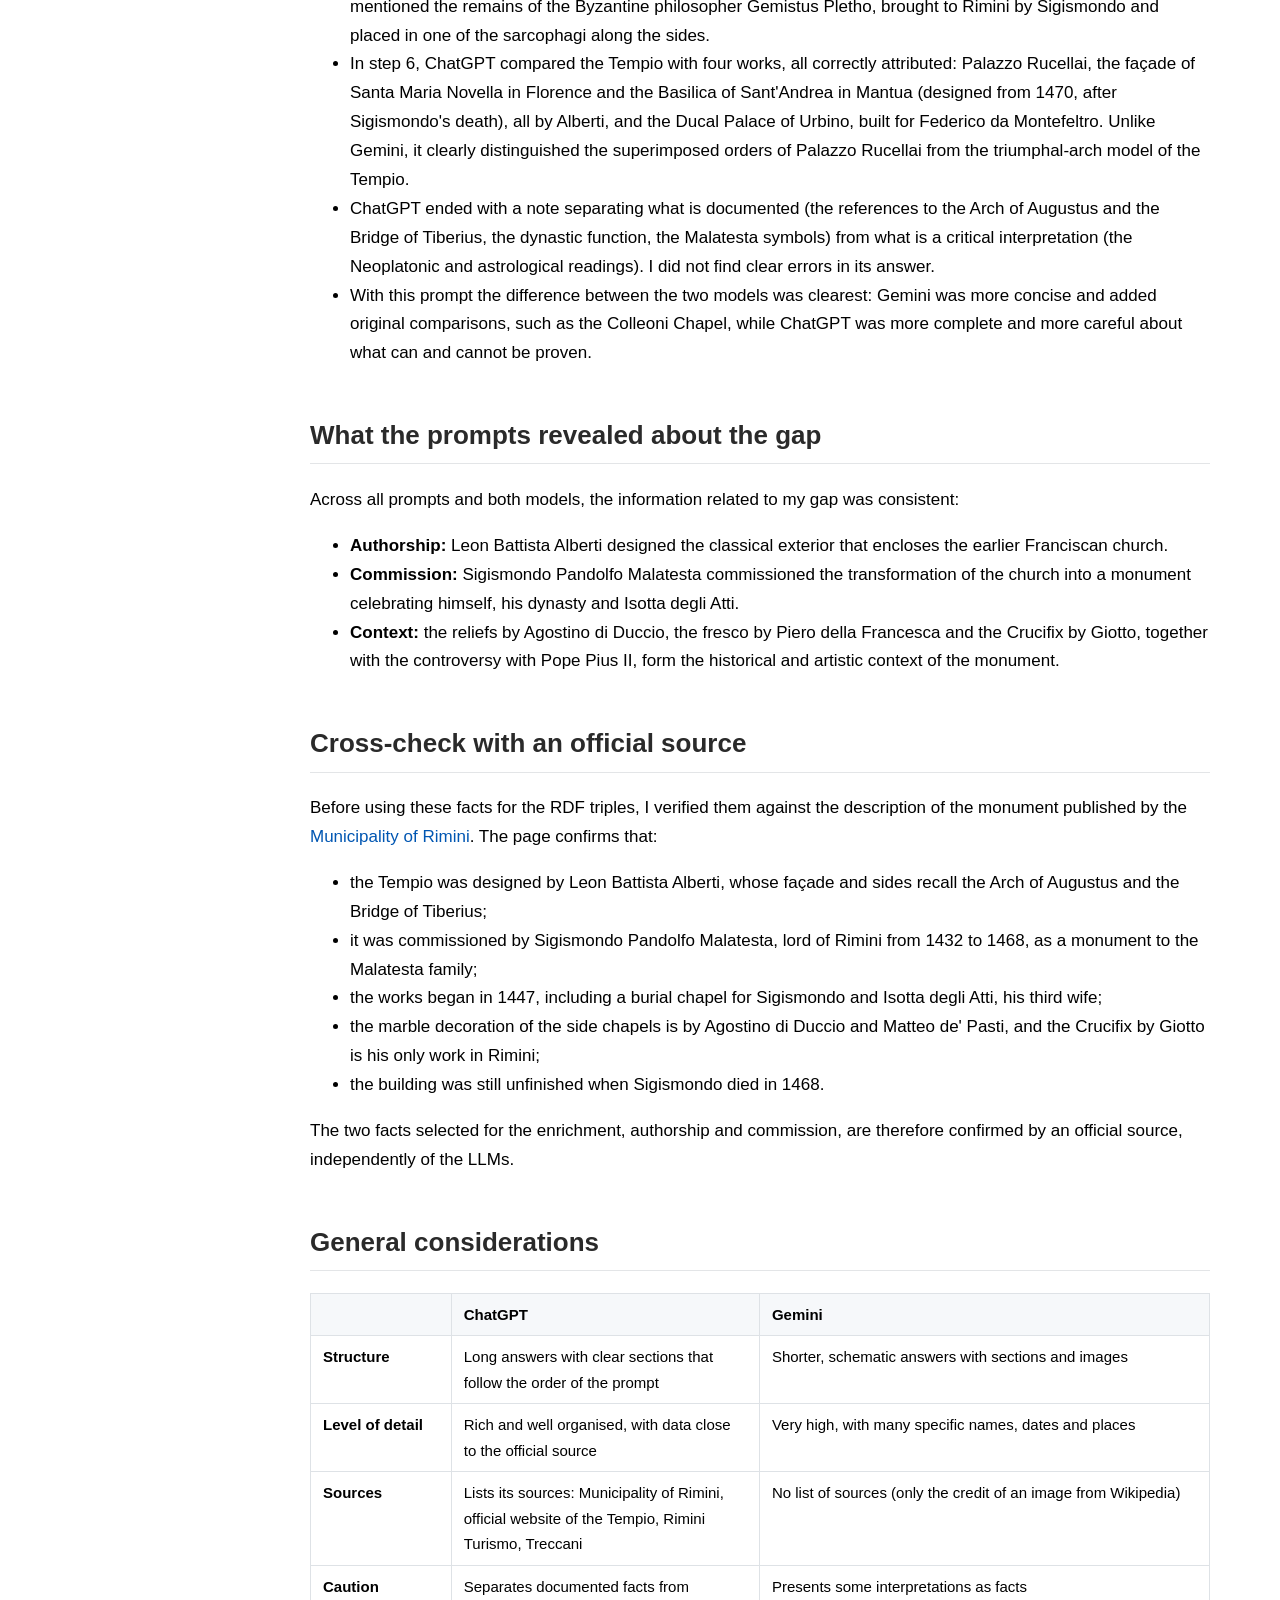
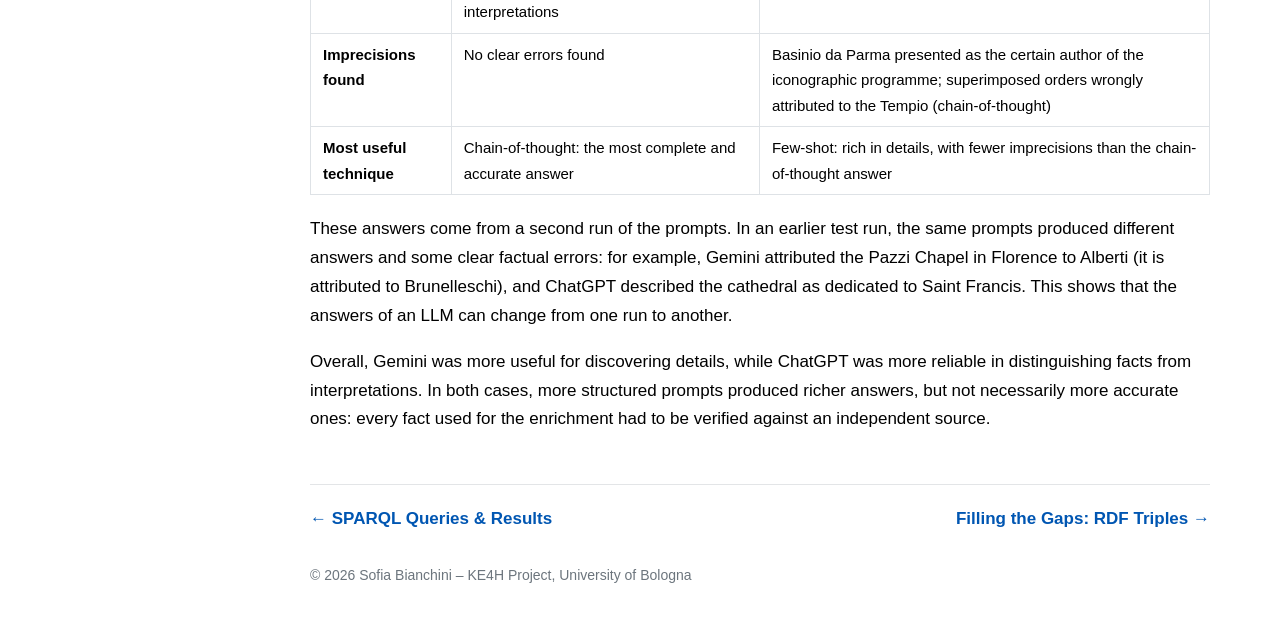
<file: prompts.html>
<!DOCTYPE html>
<html lang="en">
<head>
  <meta charset="UTF-8">
  <meta name="viewport" content="width=device-width, initial-scale=1.0">
  <title>LLM Prompts &ndash; Tempio Malatestiano</title>
  <link rel="stylesheet" href="style.css">
</head>
<body>

  <!-- SIDEBAR MENU: the same on every page -->
  <aside class="sidebar">
    <a href="index.html">
      <img class="avatar" src="images/facciata.jpg" alt="Tempio Malatestiano">
    </a>
    <p class="site-title">Tempio Malatestiano</p>
    <p class="site-subtitle">Enriching ArCo with SPARQL and LLMs</p>

    <nav>
      <ul>
        <li><a href="index.html">Home</a></li>
        <li><a href="methodology.html">Methodology</a></li>
        <li><a href="sparql.html">SPARQL Queries &amp; Results</a></li>
        <li><a href="prompts.html" class="active">LLM Prompts</a></li>
        <li><a href="rdf-triples.html">Filling the Gaps: RDF Triples</a></li>
        <li><a href="challenges.html">Challenges &amp; Solutions</a></li>
        <li><a href="conclusions.html">Conclusions</a></li>
      </ul>
    </nav>

    <p class="sidebar-link">
      <a href="https://github.com/sofiabianchiniweb/KE4H_Project" target="_blank">GitHub repository</a>
    </p>
  </aside>

  <!-- PAGE CONTENT -->
  <main>
    <h1>LLM Prompts</h1>

    <p>After identifying the gap, I used two LLMs, <a href="https://chatgpt.com" target="_blank">ChatGPT</a> and <a href="https://gemini.google.com" target="_blank">Gemini</a>, to research the missing knowledge about the Tempio Malatestiano. At this stage the goal was to collect and compare information, not yet to produce RDF: the generation of triples is described on the next page, <a href="rdf-triples.html">Filling the Gaps: RDF Triples</a>. Keeping the two steps separate allowed me to evaluate how each prompting technique affects the content of the answers.</p>
    <p>I submitted exactly the same prompts to both models, so that their answers could be compared. The prompts were written in Italian; an English translation is given below each one.</p>
    <p>The answers were very long, so for each prompt I report a short excerpt of both answers, chosen among the passages most relevant to my gap or to the evaluation; the complete conversations can be read through the links below each prompt.</p>
    <h2>Prompting techniques</h2>
    <ul>
    <li><strong>Zero-shot:</strong> the model receives a request without any example and relies only on its general knowledge.</li>
    <li><strong>Few-shot:</strong> the model receives one or more examples showing the expected depth, style or format before the actual request.</li>
    <li><strong>Chain-of-thought:</strong> the model is guided through a sequence of reasoning steps before reaching a final synthesis.</li>
    </ul>
    <h2>Prompt 1 - Zero-shot: a general description</h2>
    <p>I started with the simplest possible request, to see what each model knows about the monument without any guidance.</p>
    <p><strong>Prompt:</strong></p>
    <div class="box prompt">
    <p>Descrivi il Tempio Malatestiano</p>
    </div>
    <p><em>Translation: "Describe the Tempio Malatestiano."</em></p>
    <h3>Gemini (excerpt)</h3>
    <blockquote>
    <p><em>«Il Tempio Malatestiano, cattedrale di Rimini dedicata a Santa Colomba, è uno dei massimi capolavori del Rinascimento italiano. Voluto intorno al 1450 da Sigismondo Pandolfo Malatesta, signore della città, nacque per trasformare la preesistente chiesa gotica di San Francesco in un mausoleo dinastico e celebrativo. […] Leon Battista Alberti progettò un involucro marmoreo classico che inglobasse la struttura medievale senza demolirla.»</em></p>
    <p>Translation: "The Tempio Malatestiano, the cathedral of Rimini dedicated to Saint Colomba, is one of the greatest masterpieces of the Italian Renaissance. Commissioned around 1450 by Sigismondo Pandolfo Malatesta, lord of the city, it was meant to transform the existing Gothic church of San Francesco into a dynastic and celebratory mausoleum. […] Leon Battista Alberti designed a classical marble shell enclosing the medieval structure without demolishing it."</p>
    </blockquote>
    <h3>ChatGPT (excerpt)</h3>
    <blockquote>
    <p><em>«La trasformazione in un monumento celebrativo della famiglia Malatesta fu voluta da Sigismondo Pandolfo Malatesta, signore di Rimini, che affidò il progetto all'architetto e umanista Leon Battista Alberti intorno al 1450. […] La facciata, realizzata in pietra d'Istria, si ispira chiaramente all'architettura romana imperiale. Alberti riprende in particolare il modello dell'arco trionfale, richiamando l'Arco di Augusto presente nella stessa città.»</em></p>
    <p>Translation: "The transformation into a monument celebrating the Malatesta family was commissioned by Sigismondo Pandolfo Malatesta, lord of Rimini, who entrusted the project to the architect and humanist Leon Battista Alberti around 1450. […] The façade, made of Istrian stone, is clearly inspired by imperial Roman architecture. Alberti takes up in particular the model of the triumphal arch, recalling the Arch of Augustus in the same city."</p>
    </blockquote>
    <p><strong>Full answers:</strong> <a href="https://share.gemini.google/63Qz8RvURaIT" target="_blank">Gemini conversation</a> · <a href="https://chatgpt.com/share/6b07ff42-79c8-83ed-8803-0b39e03702e1" target="_blank">ChatGPT conversation</a>.</p>
    <h3>Considerations</h3>
    <ul>
    <li>Both models recognised the monument and identified the two key figures of my gap: Leon Battista Alberti as the designer of the exterior and Sigismondo Pandolfo Malatesta as the patron. Both also gave the correct dedication of the cathedral, to Saint Colomba.</li>
    <li>Both dated the project to around 1450, the period of Alberti's design. The official source I used for verification (see below) dates the beginning of the works to 1447.</li>
    <li><strong>Gemini</strong> gave a short answer organised in sections, with an image. It added details that ChatGPT did not mention, such as the reuse of marbles taken from the basilica of Sant'Apollinare in Classe in Ravenna, the tomb of Isotta degli Atti supported by elephants (the Malatesta emblem) and the criticism of Pope Pius II, who described the building as full of pagan gods. Apart from the credit of an image taken from Wikipedia, it did not list any sources.</li>
    <li><strong>ChatGPT</strong> gave a longer answer, describing the exterior, the main chapels and the artworks, including a work not mentioned by Gemini: Giorgio Vasari's altarpiece of Saint Francis receiving the stigmata (1548). It recalled the conflict with Pius II and ended with a list of sources: the Municipality of Rimini, the official website of the Tempio and Rimini Turismo.</li>
    </ul>
    <h2>Prompt 2 - Few-shot: an analytical description</h2>
    <p>To obtain a deeper analysis, I gave the models an example of how Alberti's work can be described, using another of his buildings, Palazzo Rucellai in Florence, and asked for an analogous description of the Tempio.</p>
    <p><strong>Prompt:</strong></p>
    <div class="box prompt">
    <p>Nel Palazzo Rucellai a Firenze, Leon Battista Alberti riscopre l'architettura classica romana sovrapponendo gli ordini sovrapposti (dorico, ionico, corinzio) sulla facciata, trasformando un palazzo privato in un manifesto dell'umanesimo fiorentino e del prestigio della famiglia Rucellai.</p>
    <p>Così come nel suddetto esempio, descrivi in modo analogo il Tempio Malatestiano di Rimini: analizza come Leon Battista Alberti ha applicato il classicismo romano (Arco d'Augusto, Ponte di Tiberio), come il tempio fonda la celebrazione dinastica di Sigismondo Malatesta e l'amore per Isotta degli Atti con il simbolismo neoplatonico e zodiacale di Agostino di Duccio, le opere di Piero della Francesca, e di Giotto.</p>
    </div>
    <p><em>Translation: "In Palazzo Rucellai in Florence, Leon Battista Alberti rediscovers classical Roman architecture by superimposing the orders (Doric, Ionic, Corinthian) on the façade, turning a private palace into a manifesto of Florentine humanism and of the prestige of the Rucellai family. As in the example above, describe the Tempio Malatestiano of Rimini in the same way: analyse how Leon Battista Alberti applied Roman classicism (Arch of Augustus, Bridge of Tiberius), how the temple combines the dynastic celebration of Sigismondo Malatesta and his love for Isotta degli Atti with Agostino di Duccio's Neoplatonic and zodiac symbolism, and the works by Piero della Francesca and Giotto."</em></p>
    <h3>Gemini (excerpt)</h3>
    <blockquote>
    <p><em>«Nel Tempio Malatestiano a Rimini, Leon Battista Alberti compie un'operazione analoga a quella di Palazzo Rucellai, ma su scala monumentale e sacra […]. Secondo la filosofia neoplatonica dell'umanista Basinio da Parma, ideatore del programma iconografico, questo percorso visivo rappresenta l'ascesa dell'anima umana.»</em></p>
    <p>Translation: "In the Tempio Malatestiano in Rimini, Leon Battista Alberti carries out an operation similar to that of Palazzo Rucellai, but on a monumental and sacred scale […]. According to the Neoplatonic philosophy of the humanist Basinio da Parma, who conceived the iconographic programme, this visual path represents the ascent of the human soul."</p>
    </blockquote>
    <h3>ChatGPT (excerpt)</h3>
    <blockquote>
    <p><em>«Il riferimento principale è l'Arco di Augusto, dal quale Alberti riprende il motivo dell'arco trionfale […]. Un ulteriore riferimento è il Ponte di Tiberio, riconoscibile nel ritmo delle arcate […]. È tuttavia opportuno precisare che il programma iconografico non costituisce una traduzione sistematica della filosofia neoplatonica.»</em></p>
    <p>Translation: "The main reference is the Arch of Augustus, from which Alberti takes the motif of the triumphal arch […]. A further reference is the Bridge of Tiberius, recognisable in the rhythm of the arches […]. It should be noted, however, that the iconographic programme is not a systematic translation of Neoplatonic philosophy."</p>
    </blockquote>
    <p><strong>Full answers:</strong> <a href="https://share.gemini.google/63Qz8RvURaIT" target="_blank">Gemini conversation</a> · <a href="https://chatgpt.com/share/6b07ff42-79c8-83ed-8803-0b39e03702e1" target="_blank">ChatGPT conversation</a>.</p>
    <h3>Considerations</h3>
    <ul>
    <li>The example worked: both models moved from a general description to an analysis that links architectural forms to the patron's political goals, as in the Palazzo Rucellai sentence. Gemini opened with an explicit comparison with Palazzo Rucellai, while ChatGPT ended with one.</li>
    <li><strong>Gemini</strong> added many specific details: the Latin inscription on the façade, dated 1450, which names Sigismondo as the builder; the sarcophagi of the humanists of Sigismondo's court placed along the sides; and, in Piero della Francesca's fresco, Castel Sismondo and the two greyhounds at Sigismondo's feet. However, it presented some interpretations as facts: for example, it stated that the humanist Basinio da Parma conceived the iconographic programme of the chapels and that the reliefs represent the ascent of the soul, without saying that these are scholarly interpretations.</li>
    <li><strong>ChatGPT</strong> covered the same elements in a clear order: the Arch of Augustus as the model of the façade, the Bridge of Tiberius for the rhythm of the arches, the tomb of Isotta in the Chapel of the Angels, the zodiac sign of Cancer linked to Sigismondo, Piero's fresco (1451) and Giotto's Crucifix (about 1300). It was more cautious, warning that the Neoplatonic reading of the decoration is only one possible interpretation, and it listed its sources, including Treccani.</li>
    <li>Gemini stood out for the number of details, ChatGPT for the care in separating facts from interpretations.</li>
    </ul>
    <h2>Prompt 3 - Chain-of-thought: a step-by-step analysis</h2>
    <p>Finally, I guided the models through a sequence of steps, from the historical context of the commission to a comparison with other works, so that the final evaluation would be built on the previous points.</p>
    <p><strong>Prompt:</strong></p>
    <div class="box prompt">
    <p>Analizza il Tempio Malatestiano di Rimini attenendoti a questi step:</p>
    <ol>
    <li>Analizza accuratamente il contesto storico-sociale in cui è stato commissionato il Tempio da parte di Malatesta a Leon Battista Alberti</li>
    <li>Spiega come Leon Battista Alberti ha realizzato gli esterni: lo stile, i simboli, i significati</li>
    <li>Fai lo stesso per gli interni</li>
    <li>Interpreta i simboli ed i significati contenuti all'interno e all'esterno dell'edificio</li>
    <li>Inserisci l'opera nel suo contesto storico, culturale e sociale</li>
    <li>Confronta il Tempio con altre opere presumibilmente similari in termini di contesto storico, artistico e sociale. Ci sono analogie o differenze? Cosa rende unica questa opera?</li>
    <li>Rispondi seguendo l'ordine dei punti e con uno stile chiaro e descrittivo</li>
    </ol>
    </div>
    <p><em>Translation: "Analyse the Tempio Malatestiano of Rimini following these steps: 1. Analyse the historical and social context in which Malatesta commissioned the Tempio from Leon Battista Alberti. 2. Explain how Alberti designed the exterior: style, symbols, meanings. 3. Do the same for the interior. 4. Interpret the symbols and meanings inside and outside the building. 5. Place the work in its historical, cultural and social context. 6. Compare the Tempio with similar works in terms of historical, artistic and social context: are there similarities or differences? What makes this work unique? 7. Answer following the order of the points, in a clear and descriptive style."</em></p>
    <h3>Gemini (excerpt)</h3>
    <blockquote>
    <p><em>«Intorno al 1447–1450, nel momento di massimo apogeo politico ed economico […], Sigismondo decide di trasformare l'antica chiesa gotica di San Francesco — tradizionale luogo di sepoltura della sua famiglia — in un monumento celebrativo della propria casata e della propria persona. […] L'opera si interrompe bruscamente intorno al 1460-1462 a causa del crollo politico di Sigismondo, sconfitto e scomunicato da papa Pio II Piccolomini.»</em></p>
    <p>Translation: "Around 1447–1450, at the height of his political and economic power […], Sigismondo decides to transform the old Gothic church of San Francesco, the traditional burial place of his family, into a monument celebrating his house and himself. […] The work stops abruptly around 1460–1462 because of Sigismondo's political collapse, defeated and excommunicated by Pope Pius II Piccolomini."</p>
    </blockquote>
    <h3>ChatGPT (excerpt)</h3>
    <blockquote>
    <p><em>«Inoltre, mentre il Palazzo Rucellai presenta una facciata basata sulla sovrapposizione degli ordini, il Tempio Malatestiano riprende soprattutto il modello dell'arco trionfale romano. […] È importante distinguere ciò che è documentato dalle interpretazioni critiche. […] Le letture neoplatoniche e astrologiche, invece, richiedono maggiore cautela.»</em></p>
    <p>Translation: "Moreover, while the façade of Palazzo Rucellai is based on superimposed orders, the Tempio Malatestiano mainly takes up the model of the Roman triumphal arch. […] It is important to distinguish what is documented from critical interpretations. […] The Neoplatonic and astrological readings, on the other hand, require more caution."</p>
    </blockquote>
    <p><strong>Full answers:</strong> <a href="https://share.gemini.google/63Qz8RvURaIT" target="_blank">Gemini conversation</a> · <a href="https://chatgpt.com/share/6b07ff42-79c8-83ed-8803-0b39e03702e1" target="_blank">ChatGPT conversation</a>.</p>
    <h3>Considerations</h3>
    <ul>
    <li>Gemini followed the seven steps in order and produced its longest and most structured answer. The dates it gave are consistent with the official source: the start of the works around 1447–1450 (with the interior works begun in 1447) and their interruption around 1460–1462, after Sigismondo's defeat and excommunication by Pius II. It also quoted the passage of Pius II's Commentaries in which the Pope describes the Tempio as a temple of "infidel worshippers of demons".</li>
    <li>In step 6, Gemini compared the Tempio with three works: Palazzo Rucellai in Florence and the Basilica of Sant'Andrea in Mantua, both by Alberti, and the Colleoni Chapel in Bergamo, the mausoleum of another condottiero, built by Giovanni Antonio Amadeo in the 1470s. The choice is relevant and the attributions are correct.</li>
    <li>There are, however, two imprecisions. Gemini wrote that Palazzo Rucellai shares with the Tempio the use of superimposed classical orders, while the façade of the Tempio is based on the model of the triumphal arch, as Gemini itself explains in step 2. It also repeated, as a fact, that Basinio da Parma conceived the iconographic programme.</li>
    <li>ChatGPT wrote the longest answer of all the prompts, following the seven steps with numbered sub-sections. Its dates are consistent with the official source: Sigismondo lord of Rimini from 1432, the collaboration with Alberti from around 1450, the excommunication by Pius II in 1460 and Piero della Francesca's fresco in 1451. It also mentioned the remains of the Byzantine philosopher Gemistus Pletho, brought to Rimini by Sigismondo and placed in one of the sarcophagi along the sides.</li>
    <li>In step 6, ChatGPT compared the Tempio with four works, all correctly attributed: Palazzo Rucellai, the façade of Santa Maria Novella in Florence and the Basilica of Sant'Andrea in Mantua (designed from 1470, after Sigismondo's death), all by Alberti, and the Ducal Palace of Urbino, built for Federico da Montefeltro. Unlike Gemini, it clearly distinguished the superimposed orders of Palazzo Rucellai from the triumphal-arch model of the Tempio.</li>
    <li>ChatGPT ended with a note separating what is documented (the references to the Arch of Augustus and the Bridge of Tiberius, the dynastic function, the Malatesta symbols) from what is a critical interpretation (the Neoplatonic and astrological readings). I did not find clear errors in its answer.</li>
    <li>With this prompt the difference between the two models was clearest: Gemini was more concise and added original comparisons, such as the Colleoni Chapel, while ChatGPT was more complete and more careful about what can and cannot be proven.</li>
    </ul>
    <h2>What the prompts revealed about the gap</h2>
    <p>Across all prompts and both models, the information related to my gap was consistent:</p>
    <ul>
    <li><strong>Authorship:</strong> Leon Battista Alberti designed the classical exterior that encloses the earlier Franciscan church.</li>
    <li><strong>Commission:</strong> Sigismondo Pandolfo Malatesta commissioned the transformation of the church into a monument celebrating himself, his dynasty and Isotta degli Atti.</li>
    <li><strong>Context:</strong> the reliefs by Agostino di Duccio, the fresco by Piero della Francesca and the Crucifix by Giotto, together with the controversy with Pope Pius II, form the historical and artistic context of the monument.</li>
    </ul>
    <h2>Cross-check with an official source</h2>
    <p>Before using these facts for the RDF triples, I verified them against the description of the monument published by the <a href="https://www.comune.rimini.it/vivere-il-comune/luoghi/edificio-di-culto/tempio-malatestiano" target="_blank">Municipality of Rimini</a>. The page confirms that:</p>
    <ul>
    <li>the Tempio was designed by Leon Battista Alberti, whose façade and sides recall the Arch of Augustus and the Bridge of Tiberius;</li>
    <li>it was commissioned by Sigismondo Pandolfo Malatesta, lord of Rimini from 1432 to 1468, as a monument to the Malatesta family;</li>
    <li>the works began in 1447, including a burial chapel for Sigismondo and Isotta degli Atti, his third wife;</li>
    <li>the marble decoration of the side chapels is by Agostino di Duccio and Matteo de' Pasti, and the Crucifix by Giotto is his only work in Rimini;</li>
    <li>the building was still unfinished when Sigismondo died in 1468.</li>
    </ul>
    <p>The two facts selected for the enrichment, authorship and commission, are therefore confirmed by an official source, independently of the LLMs.</p>
    <h2>General considerations</h2>
    <table>
    <thead>
    <tr>
    <th></th>
    <th>ChatGPT</th>
    <th>Gemini</th>
    </tr>
    </thead>
    <tbody>
    <tr>
    <td><strong>Structure</strong></td>
    <td>Long answers with clear sections that follow the order of the prompt</td>
    <td>Shorter, schematic answers with sections and images</td>
    </tr>
    <tr>
    <td><strong>Level of detail</strong></td>
    <td>Rich and well organised, with data close to the official source</td>
    <td>Very high, with many specific names, dates and places</td>
    </tr>
    <tr>
    <td><strong>Sources</strong></td>
    <td>Lists its sources: Municipality of Rimini, official website of the Tempio, Rimini Turismo, Treccani</td>
    <td>No list of sources (only the credit of an image from Wikipedia)</td>
    </tr>
    <tr>
    <td><strong>Caution</strong></td>
    <td>Separates documented facts from interpretations</td>
    <td>Presents some interpretations as facts</td>
    </tr>
    <tr>
    <td><strong>Imprecisions found</strong></td>
    <td>No clear errors found</td>
    <td>Basinio da Parma presented as the certain author of the iconographic programme; superimposed orders wrongly attributed to the Tempio (chain-of-thought)</td>
    </tr>
    <tr>
    <td><strong>Most useful technique</strong></td>
    <td>Chain-of-thought: the most complete and accurate answer</td>
    <td>Few-shot: rich in details, with fewer imprecisions than the chain-of-thought answer</td>
    </tr>
    </tbody>
    </table>
    <p>These answers come from a second run of the prompts. In an earlier test run, the same prompts produced different answers and some clear factual errors: for example, Gemini attributed the Pazzi Chapel in Florence to Alberti (it is attributed to Brunelleschi), and ChatGPT described the cathedral as dedicated to Saint Francis. This shows that the answers of an LLM can change from one run to another.</p>
    <p>Overall, Gemini was more useful for discovering details, while ChatGPT was more reliable in distinguishing facts from interpretations. In both cases, more structured prompts produced richer answers, but not necessarily more accurate ones: every fact used for the enrichment had to be verified against an independent source.</p>

    <!-- Links to the previous and next page -->
    <div class="page-nav">
      <a href="sparql.html">&larr; SPARQL Queries &amp; Results</a>
      <a href="rdf-triples.html">Filling the Gaps: RDF Triples &rarr;</a>
    </div>

    <footer>
      &copy; 2026 Sofia Bianchini &ndash; KE4H Project, University of Bologna
    </footer>
  </main>

</body>
</html>
</file>
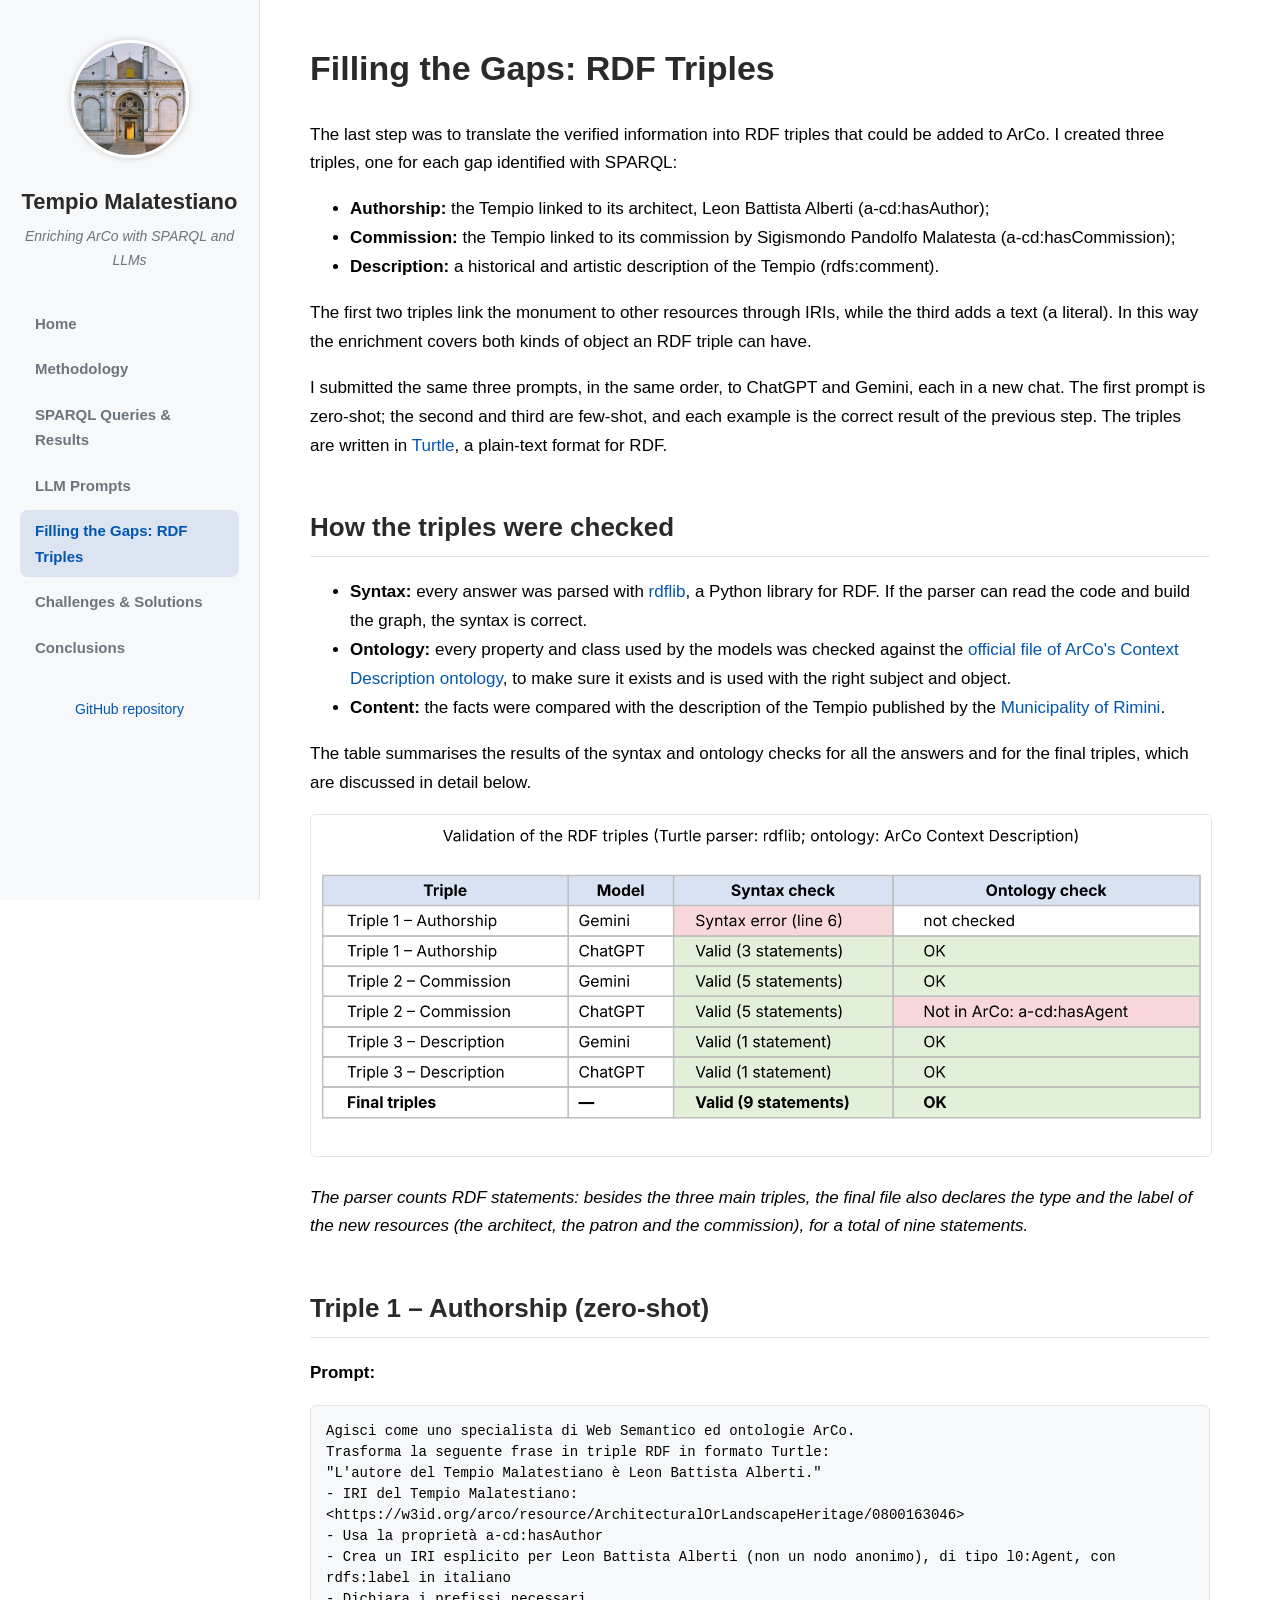
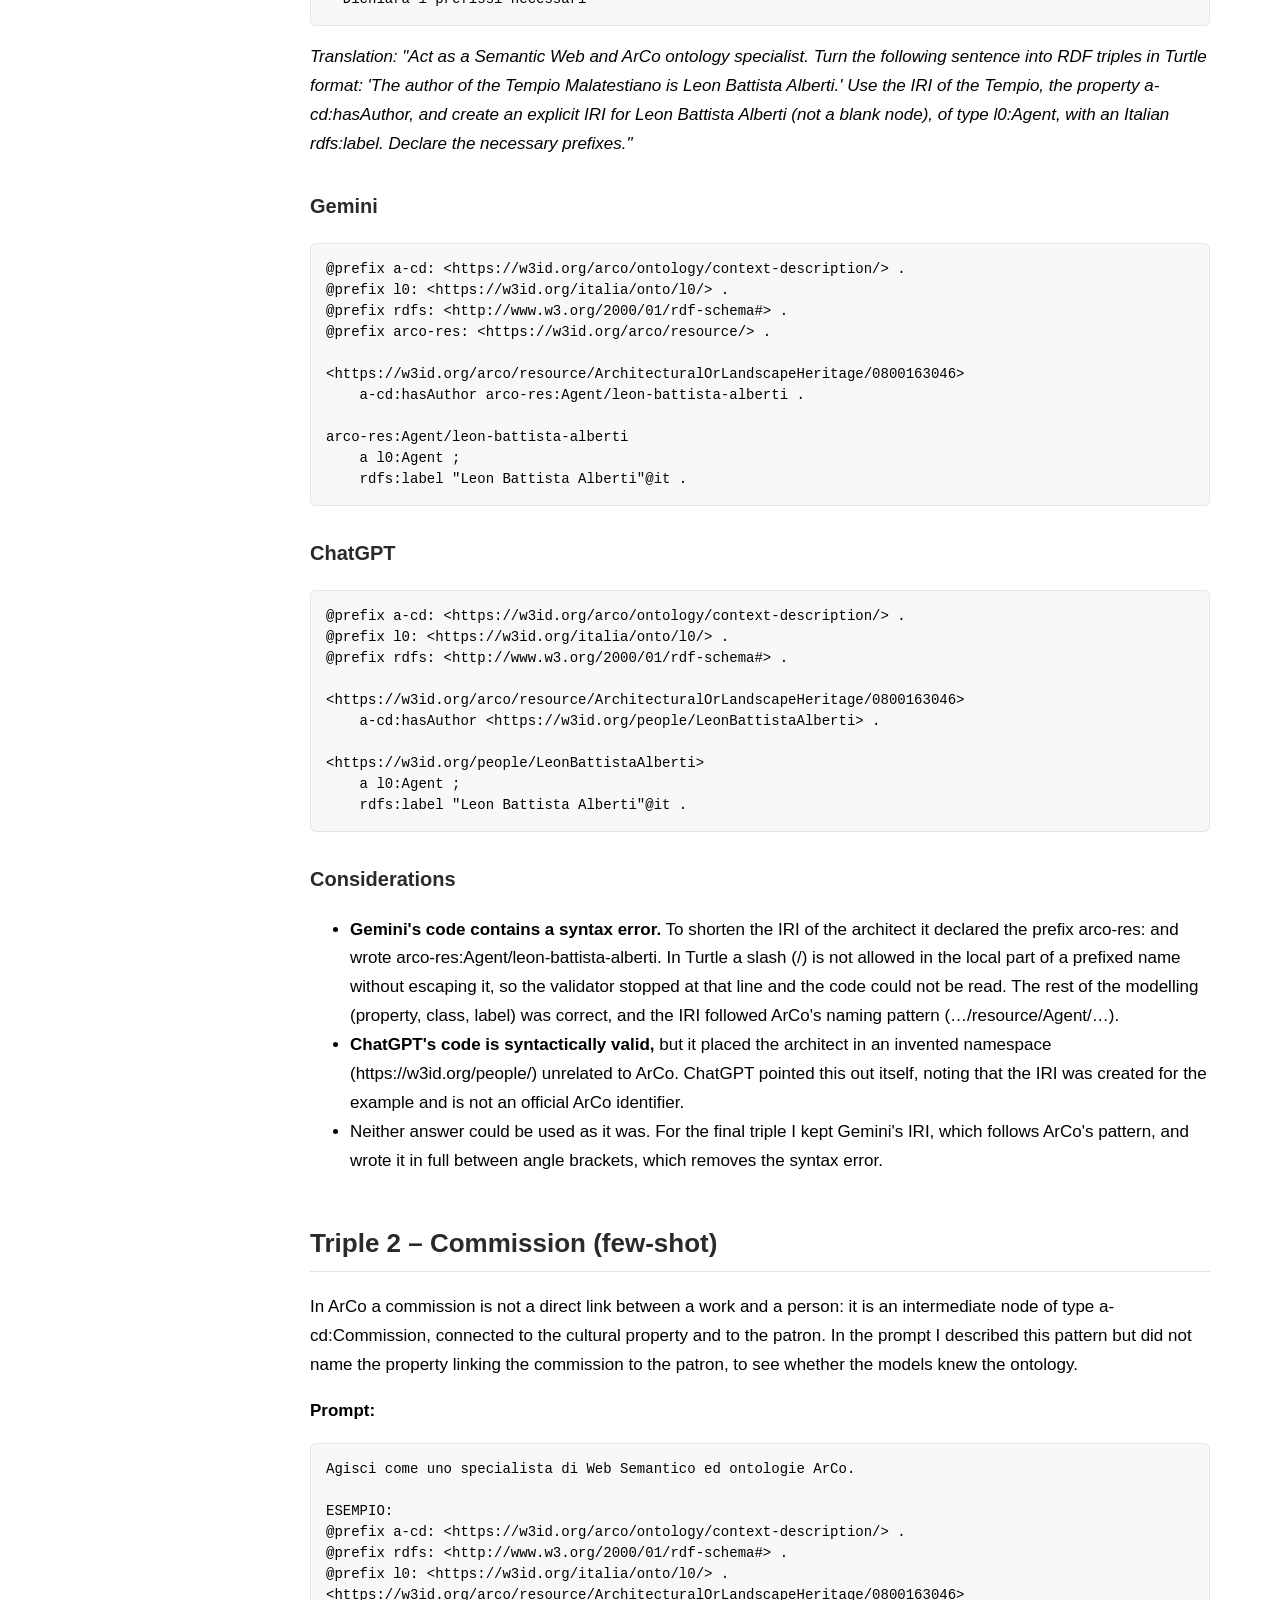
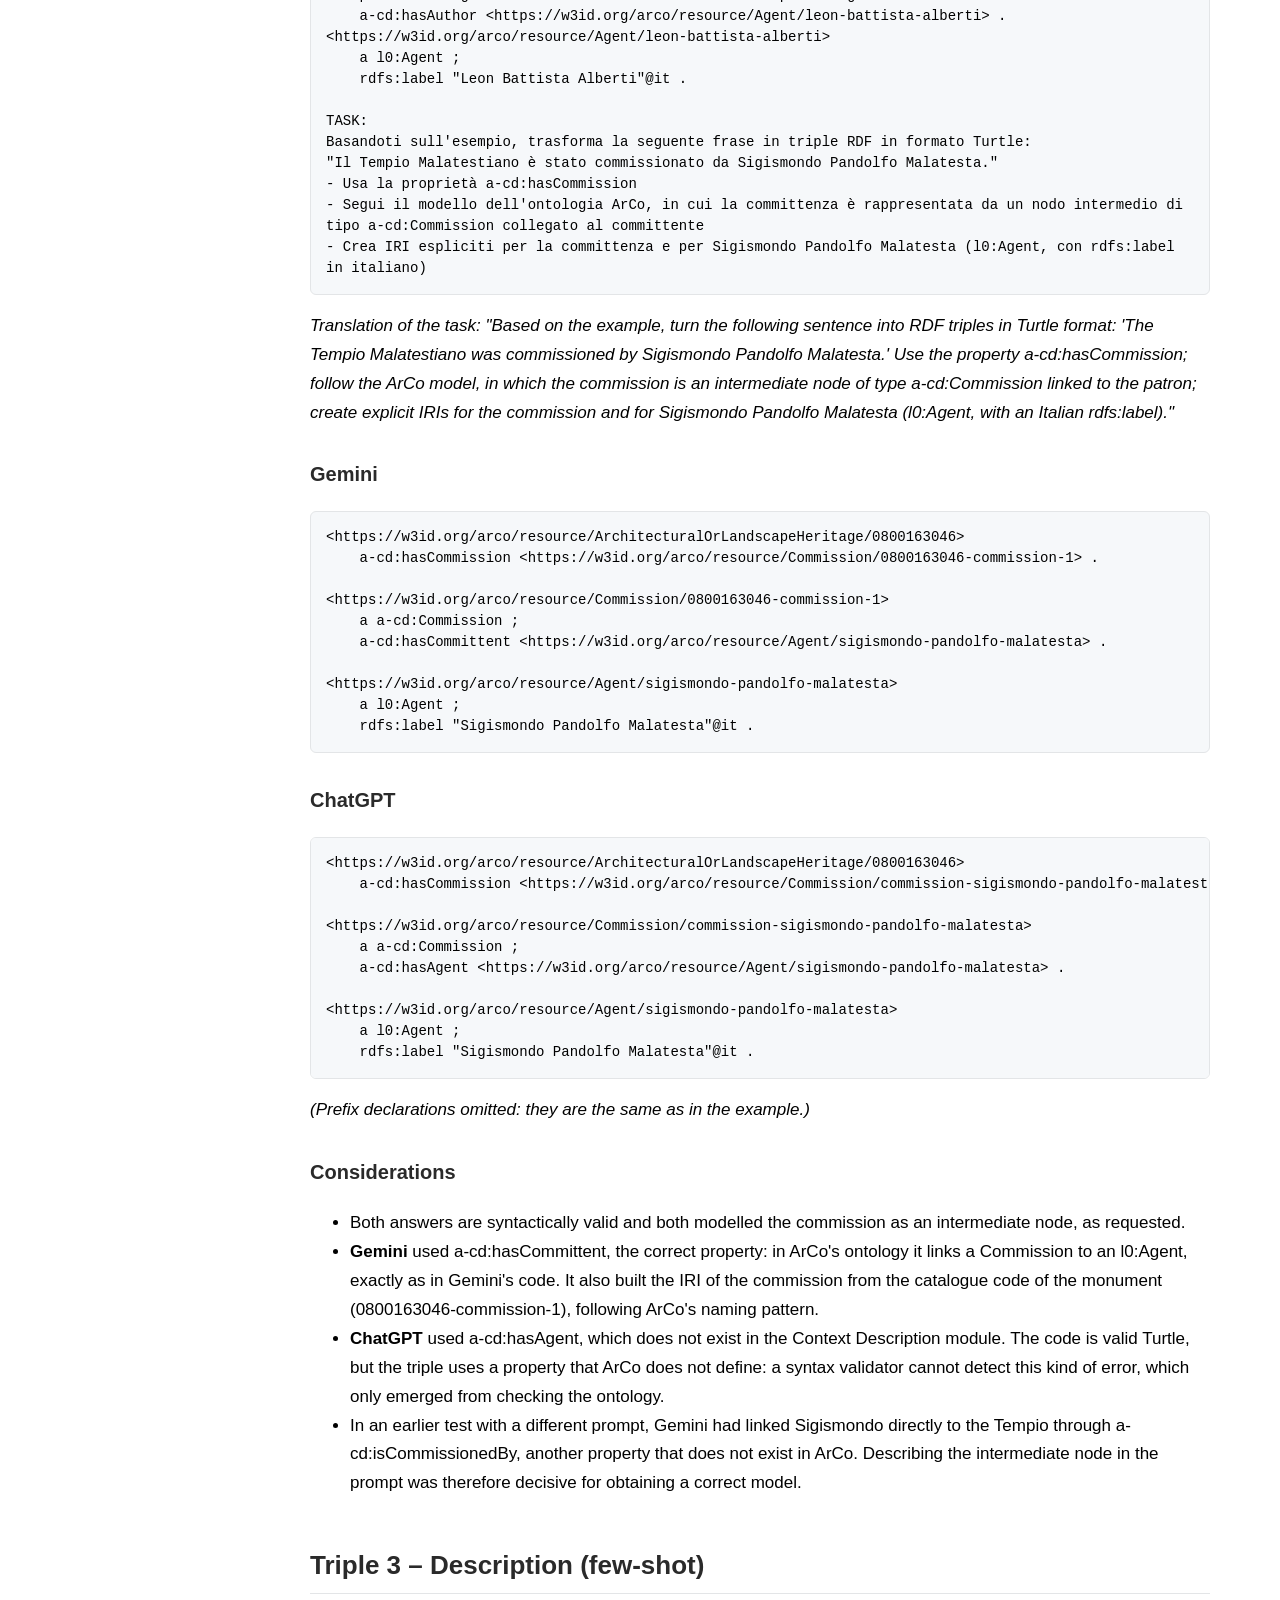
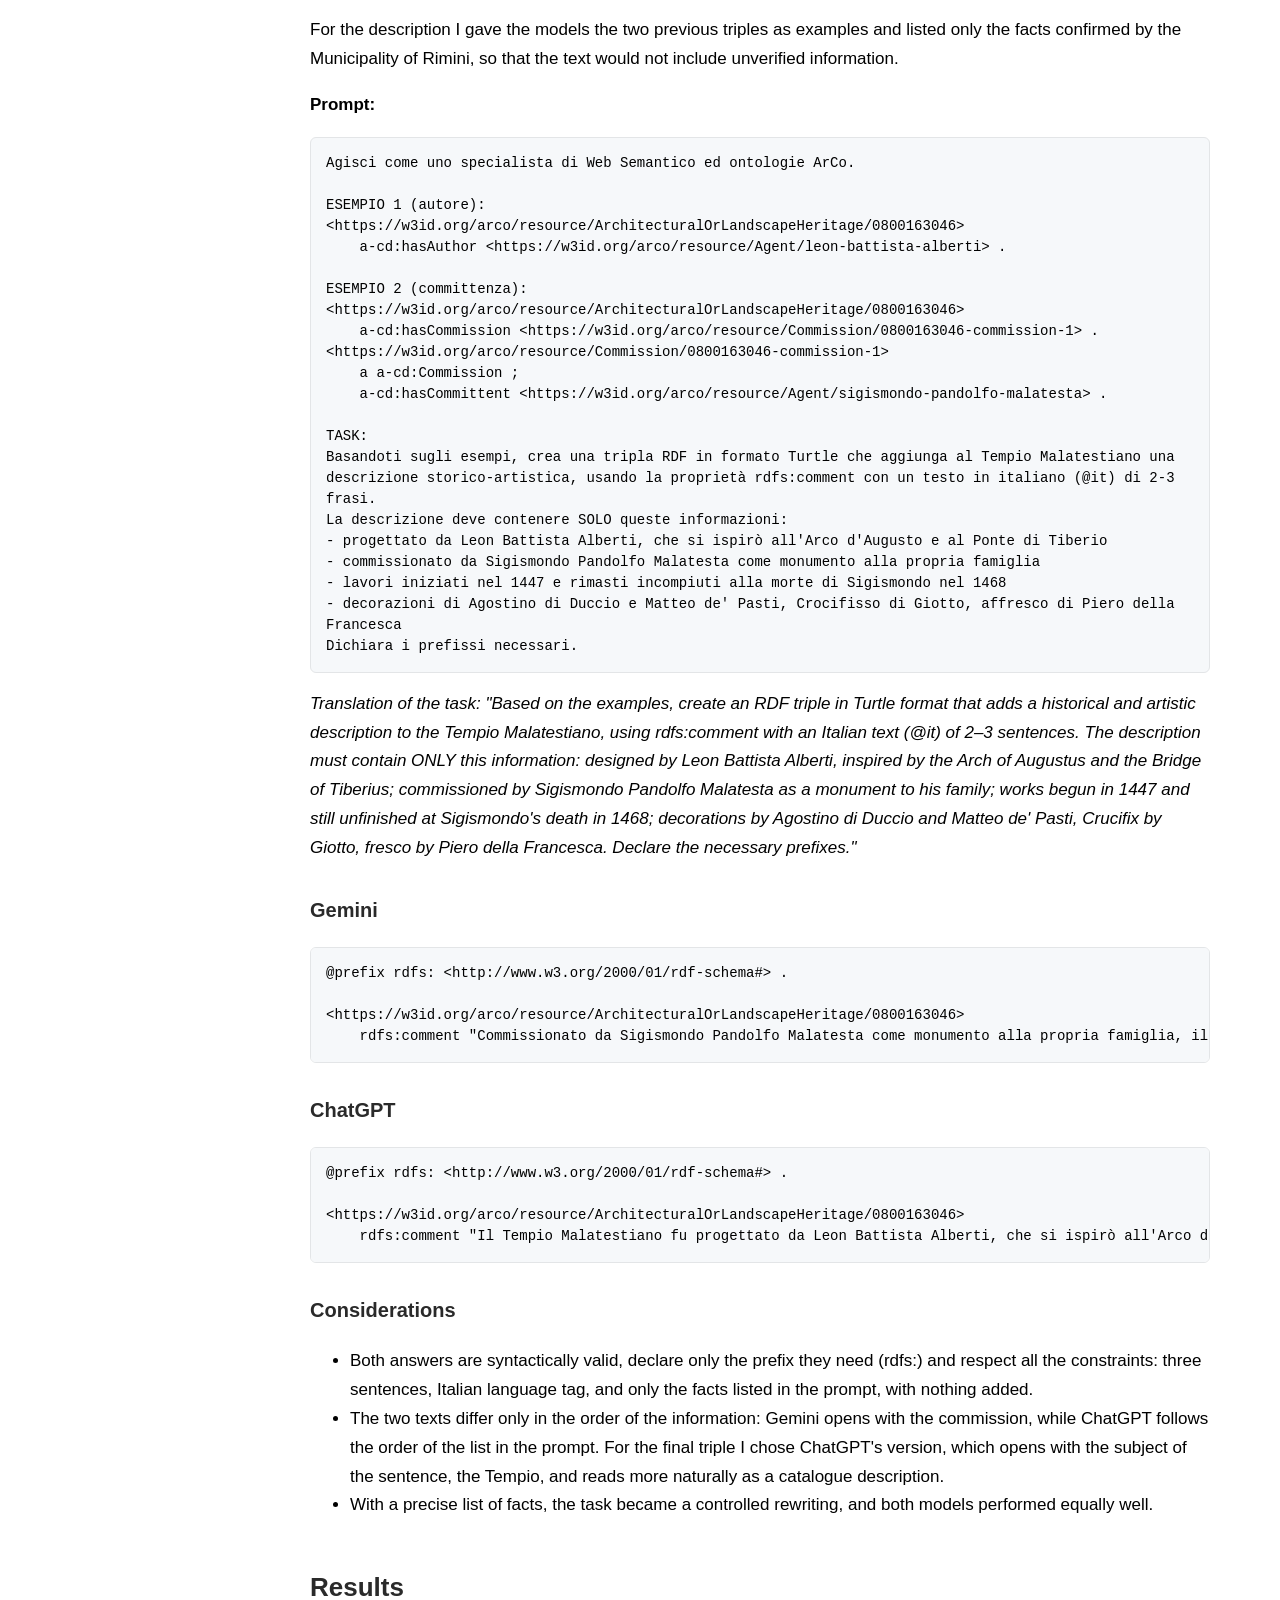
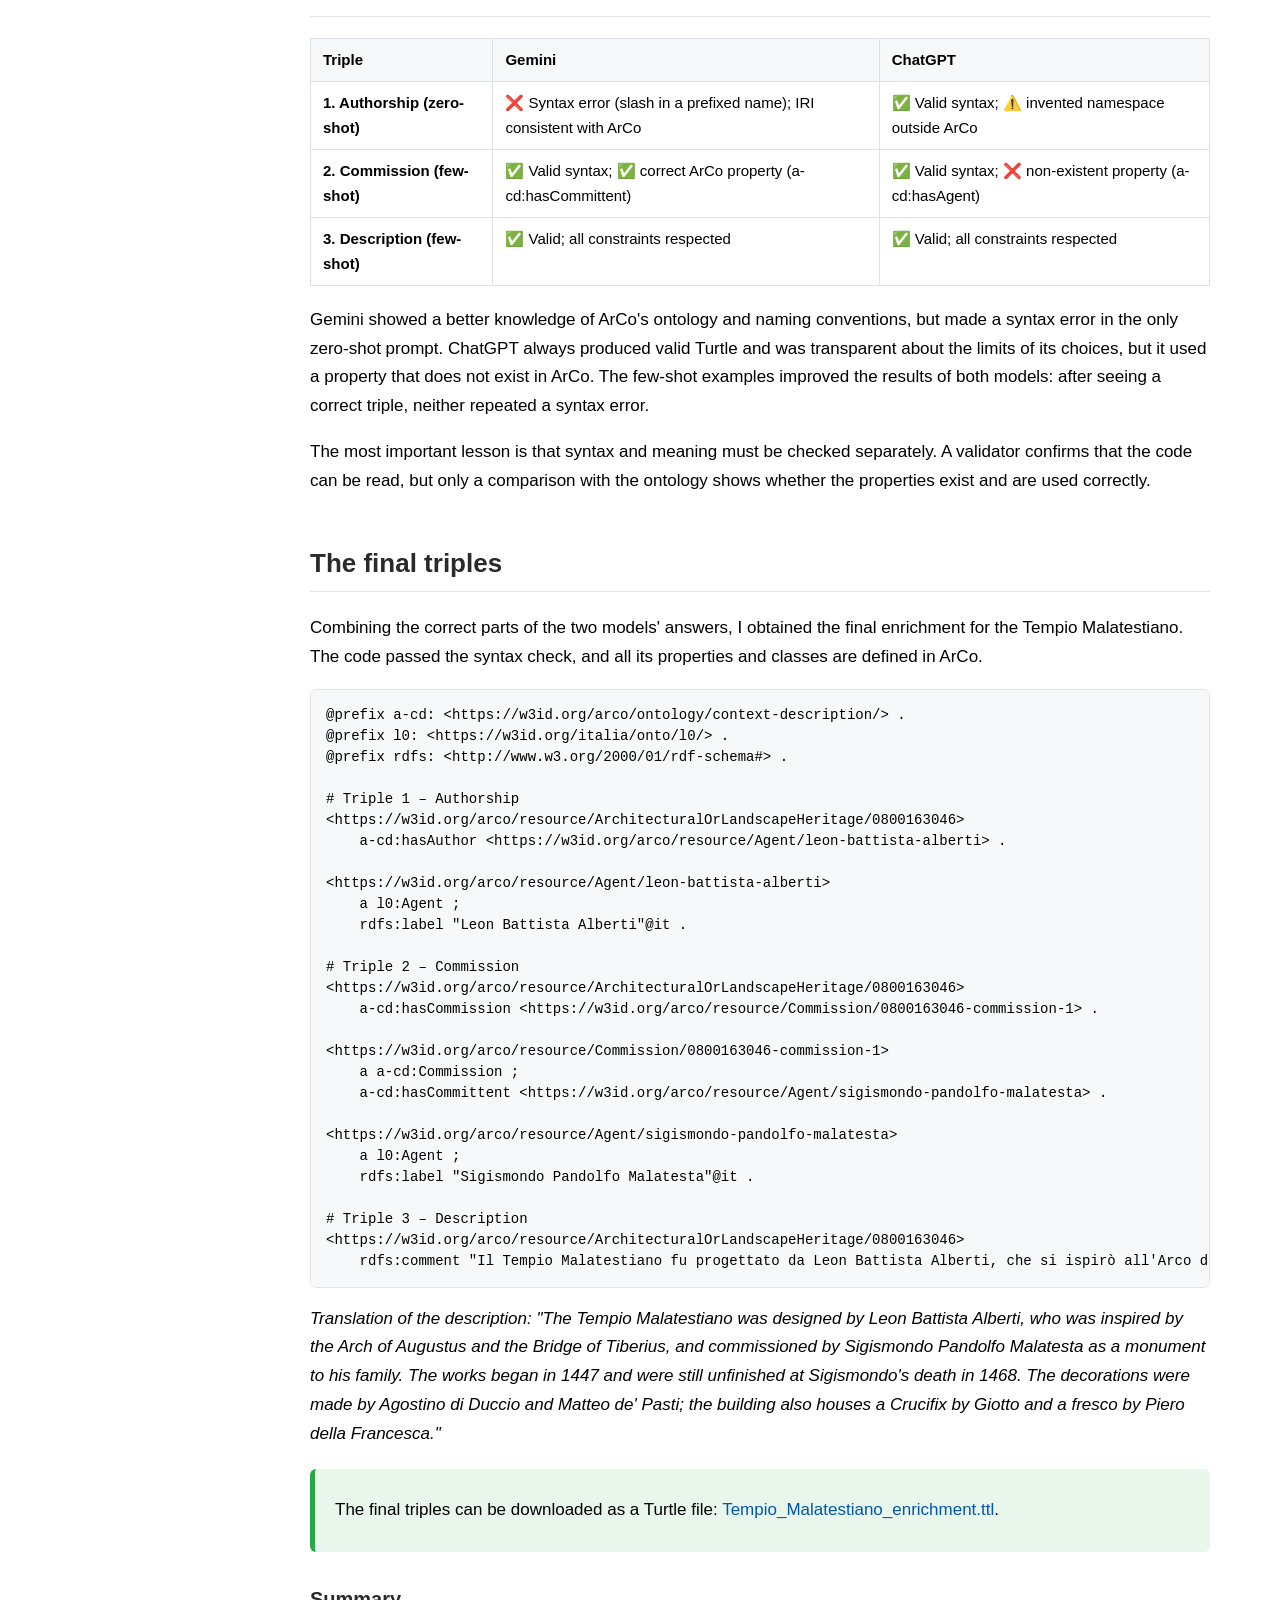
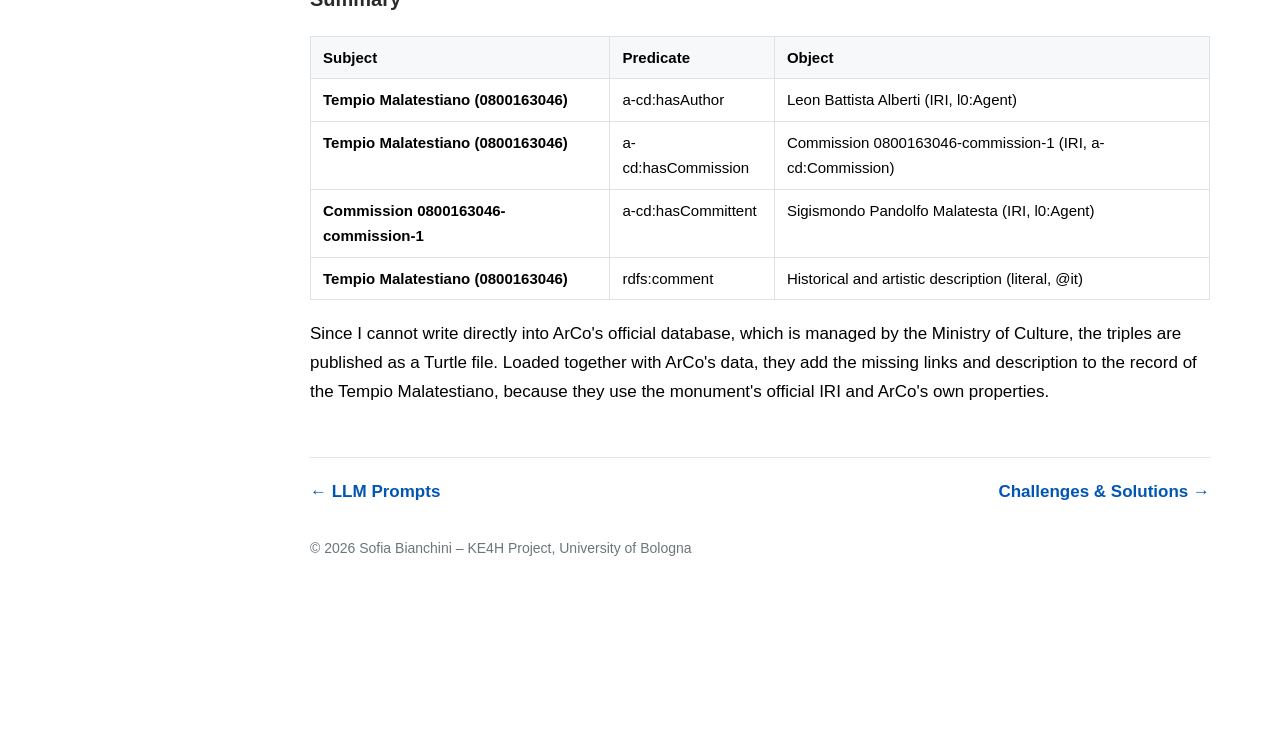
<file: rdf-triples.html>
<!DOCTYPE html>
<html lang="en">
<head>
  <meta charset="UTF-8">
  <meta name="viewport" content="width=device-width, initial-scale=1.0">
  <title>Filling the Gaps: RDF Triples &ndash; Tempio Malatestiano</title>
  <link rel="stylesheet" href="style.css">
</head>
<body>

  <!-- SIDEBAR MENU: the same on every page -->
  <aside class="sidebar">
    <a href="index.html">
      <img class="avatar" src="images/facciata.jpg" alt="Tempio Malatestiano">
    </a>
    <p class="site-title">Tempio Malatestiano</p>
    <p class="site-subtitle">Enriching ArCo with SPARQL and LLMs</p>

    <nav>
      <ul>
        <li><a href="index.html">Home</a></li>
        <li><a href="methodology.html">Methodology</a></li>
        <li><a href="sparql.html">SPARQL Queries &amp; Results</a></li>
        <li><a href="prompts.html">LLM Prompts</a></li>
        <li><a href="rdf-triples.html" class="active">Filling the Gaps: RDF Triples</a></li>
        <li><a href="challenges.html">Challenges &amp; Solutions</a></li>
        <li><a href="conclusions.html">Conclusions</a></li>
      </ul>
    </nav>

    <p class="sidebar-link">
      <a href="https://github.com/sofiabianchiniweb/KE4H_Project" target="_blank">GitHub repository</a>
    </p>
  </aside>

  <!-- PAGE CONTENT -->
  <main>
    <h1>Filling the Gaps: RDF Triples</h1>

    <p>The last step was to translate the verified information into RDF triples that could be added to ArCo. I created three triples, one for each gap identified with SPARQL:</p>
    <ul>
    <li><strong>Authorship:</strong> the Tempio linked to its architect, Leon Battista Alberti (a-cd:hasAuthor);</li>
    <li><strong>Commission:</strong> the Tempio linked to its commission by Sigismondo Pandolfo Malatesta (a-cd:hasCommission);</li>
    <li><strong>Description:</strong> a historical and artistic description of the Tempio (rdfs:comment).</li>
    </ul>
    <p>The first two triples link the monument to other resources through IRIs, while the third adds a text (a literal). In this way the enrichment covers both kinds of object an RDF triple can have.</p>
    <p>I submitted the same three prompts, in the same order, to ChatGPT and Gemini, each in a new chat. The first prompt is zero-shot; the second and third are few-shot, and each example is the correct result of the previous step. The triples are written in <a href="https://www.w3.org/TR/turtle/" target="_blank">Turtle</a>, a plain-text format for RDF.</p>
    <h2>How the triples were checked</h2>
    <ul>
    <li><strong>Syntax:</strong> every answer was parsed with <a href="https://rdflib.readthedocs.io" target="_blank">rdflib</a>, a Python library for RDF. If the parser can read the code and build the graph, the syntax is correct.</li>
    <li><strong>Ontology:</strong> every property and class used by the models was checked against the <a href="https://github.com/ICCD-MiBACT/ArCo/blob/master/ArCo-release/ontologie/context-description/context-description.owl" target="_blank">official file of ArCo's Context Description ontology</a>, to make sure it exists and is used with the right subject and object.</li>
    <li><strong>Content:</strong> the facts were compared with the description of the Tempio published by the <a href="https://www.comune.rimini.it/vivere-il-comune/luoghi/edificio-di-culto/tempio-malatestiano" target="_blank">Municipality of Rimini</a>.</li>
    </ul>
    <p>The table summarises the results of the syntax and ontology checks for all the answers and for the final triples, which are discussed in detail below.</p>
    <p><img src="images/rdf-validation.png" alt="Validation of the RDF triples" /></p>
    <p><em>The parser counts RDF statements: besides the three main triples, the final file also declares the type and the label of the new resources (the architect, the patron and the commission), for a total of nine statements.</em></p>
    <h2>Triple 1 – Authorship (zero-shot)</h2>
    <p><strong>Prompt:</strong></p>
    <pre class="code prompt-text"><code>Agisci come uno specialista di Web Semantico ed ontologie ArCo.
Trasforma la seguente frase in triple RDF in formato Turtle:
&quot;L&#39;autore del Tempio Malatestiano è Leon Battista Alberti.&quot;
- IRI del Tempio Malatestiano: &lt;https://w3id.org/arco/resource/ArchitecturalOrLandscapeHeritage/0800163046&gt;
- Usa la proprietà a-cd:hasAuthor
- Crea un IRI esplicito per Leon Battista Alberti (non un nodo anonimo), di tipo l0:Agent, con rdfs:label in italiano
- Dichiara i prefissi necessari</code></pre>
    <p><em>Translation: "Act as a Semantic Web and ArCo ontology specialist. Turn the following sentence into RDF triples in Turtle format: 'The author of the Tempio Malatestiano is Leon Battista Alberti.' Use the IRI of the Tempio, the property a-cd:hasAuthor, and create an explicit IRI for Leon Battista Alberti (not a blank node), of type l0:Agent, with an Italian rdfs:label. Declare the necessary prefixes."</em></p>
    <h3>Gemini</h3>
    <pre class="code"><code>@prefix a-cd: &lt;https://w3id.org/arco/ontology/context-description/&gt; .
@prefix l0: &lt;https://w3id.org/italia/onto/l0/&gt; .
@prefix rdfs: &lt;http://www.w3.org/2000/01/rdf-schema#&gt; .
@prefix arco-res: &lt;https://w3id.org/arco/resource/&gt; .

&lt;https://w3id.org/arco/resource/ArchitecturalOrLandscapeHeritage/0800163046&gt;
    a-cd:hasAuthor arco-res:Agent/leon-battista-alberti .

arco-res:Agent/leon-battista-alberti
    a l0:Agent ;
    rdfs:label &quot;Leon Battista Alberti&quot;@it .</code></pre>
    <h3>ChatGPT</h3>
    <pre class="code"><code>@prefix a-cd: &lt;https://w3id.org/arco/ontology/context-description/&gt; .
@prefix l0: &lt;https://w3id.org/italia/onto/l0/&gt; .
@prefix rdfs: &lt;http://www.w3.org/2000/01/rdf-schema#&gt; .

&lt;https://w3id.org/arco/resource/ArchitecturalOrLandscapeHeritage/0800163046&gt;
    a-cd:hasAuthor &lt;https://w3id.org/people/LeonBattistaAlberti&gt; .

&lt;https://w3id.org/people/LeonBattistaAlberti&gt;
    a l0:Agent ;
    rdfs:label &quot;Leon Battista Alberti&quot;@it .</code></pre>
    <h3>Considerations</h3>
    <ul>
    <li><strong>Gemini's code contains a syntax error.</strong> To shorten the IRI of the architect it declared the prefix arco-res: and wrote arco-res:Agent/leon-battista-alberti. In Turtle a slash (/) is not allowed in the local part of a prefixed name without escaping it, so the validator stopped at that line and the code could not be read. The rest of the modelling (property, class, label) was correct, and the IRI followed ArCo's naming pattern (…/resource/Agent/…).</li>
    <li><strong>ChatGPT's code is syntactically valid,</strong> but it placed the architect in an invented namespace (https://w3id.org/people/) unrelated to ArCo. ChatGPT pointed this out itself, noting that the IRI was created for the example and is not an official ArCo identifier.</li>
    <li>Neither answer could be used as it was. For the final triple I kept Gemini's IRI, which follows ArCo's pattern, and wrote it in full between angle brackets, which removes the syntax error.</li>
    </ul>
    <h2>Triple 2 – Commission (few-shot)</h2>
    <p>In ArCo a commission is not a direct link between a work and a person: it is an intermediate node of type a-cd:Commission, connected to the cultural property and to the patron. In the prompt I described this pattern but did not name the property linking the commission to the patron, to see whether the models knew the ontology.</p>
    <p><strong>Prompt:</strong></p>
    <pre class="code prompt-text"><code>Agisci come uno specialista di Web Semantico ed ontologie ArCo.

ESEMPIO:
@prefix a-cd: &lt;https://w3id.org/arco/ontology/context-description/&gt; .
@prefix rdfs: &lt;http://www.w3.org/2000/01/rdf-schema#&gt; .
@prefix l0: &lt;https://w3id.org/italia/onto/l0/&gt; .
&lt;https://w3id.org/arco/resource/ArchitecturalOrLandscapeHeritage/0800163046&gt;
    a-cd:hasAuthor &lt;https://w3id.org/arco/resource/Agent/leon-battista-alberti&gt; .
&lt;https://w3id.org/arco/resource/Agent/leon-battista-alberti&gt;
    a l0:Agent ;
    rdfs:label &quot;Leon Battista Alberti&quot;@it .

TASK:
Basandoti sull&#39;esempio, trasforma la seguente frase in triple RDF in formato Turtle:
&quot;Il Tempio Malatestiano è stato commissionato da Sigismondo Pandolfo Malatesta.&quot;
- Usa la proprietà a-cd:hasCommission
- Segui il modello dell&#39;ontologia ArCo, in cui la committenza è rappresentata da un nodo intermedio di tipo a-cd:Commission collegato al committente
- Crea IRI espliciti per la committenza e per Sigismondo Pandolfo Malatesta (l0:Agent, con rdfs:label in italiano)</code></pre>
    <p><em>Translation of the task: "Based on the example, turn the following sentence into RDF triples in Turtle format: 'The Tempio Malatestiano was commissioned by Sigismondo Pandolfo Malatesta.' Use the property a-cd:hasCommission; follow the ArCo model, in which the commission is an intermediate node of type a-cd:Commission linked to the patron; create explicit IRIs for the commission and for Sigismondo Pandolfo Malatesta (l0:Agent, with an Italian rdfs:label)."</em></p>
    <h3>Gemini</h3>
    <pre class="code"><code>&lt;https://w3id.org/arco/resource/ArchitecturalOrLandscapeHeritage/0800163046&gt;
    a-cd:hasCommission &lt;https://w3id.org/arco/resource/Commission/0800163046-commission-1&gt; .

&lt;https://w3id.org/arco/resource/Commission/0800163046-commission-1&gt;
    a a-cd:Commission ;
    a-cd:hasCommittent &lt;https://w3id.org/arco/resource/Agent/sigismondo-pandolfo-malatesta&gt; .

&lt;https://w3id.org/arco/resource/Agent/sigismondo-pandolfo-malatesta&gt;
    a l0:Agent ;
    rdfs:label &quot;Sigismondo Pandolfo Malatesta&quot;@it .</code></pre>
    <h3>ChatGPT</h3>
    <pre class="code"><code>&lt;https://w3id.org/arco/resource/ArchitecturalOrLandscapeHeritage/0800163046&gt;
    a-cd:hasCommission &lt;https://w3id.org/arco/resource/Commission/commission-sigismondo-pandolfo-malatesta&gt; .

&lt;https://w3id.org/arco/resource/Commission/commission-sigismondo-pandolfo-malatesta&gt;
    a a-cd:Commission ;
    a-cd:hasAgent &lt;https://w3id.org/arco/resource/Agent/sigismondo-pandolfo-malatesta&gt; .

&lt;https://w3id.org/arco/resource/Agent/sigismondo-pandolfo-malatesta&gt;
    a l0:Agent ;
    rdfs:label &quot;Sigismondo Pandolfo Malatesta&quot;@it .</code></pre>
    <p><em>(Prefix declarations omitted: they are the same as in the example.)</em></p>
    <h3>Considerations</h3>
    <ul>
    <li>Both answers are syntactically valid and both modelled the commission as an intermediate node, as requested.</li>
    <li><strong>Gemini</strong> used a-cd:hasCommittent, the correct property: in ArCo's ontology it links a Commission to an l0:Agent, exactly as in Gemini's code. It also built the IRI of the commission from the catalogue code of the monument (0800163046-commission-1), following ArCo's naming pattern.</li>
    <li><strong>ChatGPT</strong> used a-cd:hasAgent, which does not exist in the Context Description module. The code is valid Turtle, but the triple uses a property that ArCo does not define: a syntax validator cannot detect this kind of error, which only emerged from checking the ontology.</li>
    <li>In an earlier test with a different prompt, Gemini had linked Sigismondo directly to the Tempio through a-cd:isCommissionedBy, another property that does not exist in ArCo. Describing the intermediate node in the prompt was therefore decisive for obtaining a correct model.</li>
    </ul>
    <h2>Triple 3 – Description (few-shot)</h2>
    <p>For the description I gave the models the two previous triples as examples and listed only the facts confirmed by the Municipality of Rimini, so that the text would not include unverified information.</p>
    <p><strong>Prompt:</strong></p>
    <pre class="code prompt-text"><code>Agisci come uno specialista di Web Semantico ed ontologie ArCo.

ESEMPIO 1 (autore):
&lt;https://w3id.org/arco/resource/ArchitecturalOrLandscapeHeritage/0800163046&gt;
    a-cd:hasAuthor &lt;https://w3id.org/arco/resource/Agent/leon-battista-alberti&gt; .

ESEMPIO 2 (committenza):
&lt;https://w3id.org/arco/resource/ArchitecturalOrLandscapeHeritage/0800163046&gt;
    a-cd:hasCommission &lt;https://w3id.org/arco/resource/Commission/0800163046-commission-1&gt; .
&lt;https://w3id.org/arco/resource/Commission/0800163046-commission-1&gt;
    a a-cd:Commission ;
    a-cd:hasCommittent &lt;https://w3id.org/arco/resource/Agent/sigismondo-pandolfo-malatesta&gt; .

TASK:
Basandoti sugli esempi, crea una tripla RDF in formato Turtle che aggiunga al Tempio Malatestiano una descrizione storico-artistica, usando la proprietà rdfs:comment con un testo in italiano (@it) di 2-3 frasi.
La descrizione deve contenere SOLO queste informazioni:
- progettato da Leon Battista Alberti, che si ispirò all&#39;Arco d&#39;Augusto e al Ponte di Tiberio
- commissionato da Sigismondo Pandolfo Malatesta come monumento alla propria famiglia
- lavori iniziati nel 1447 e rimasti incompiuti alla morte di Sigismondo nel 1468
- decorazioni di Agostino di Duccio e Matteo de&#39; Pasti, Crocifisso di Giotto, affresco di Piero della Francesca
Dichiara i prefissi necessari.</code></pre>
    <p><em>Translation of the task: "Based on the examples, create an RDF triple in Turtle format that adds a historical and artistic description to the Tempio Malatestiano, using rdfs:comment with an Italian text (@it) of 2–3 sentences. The description must contain ONLY this information: designed by Leon Battista Alberti, inspired by the Arch of Augustus and the Bridge of Tiberius; commissioned by Sigismondo Pandolfo Malatesta as a monument to his family; works begun in 1447 and still unfinished at Sigismondo's death in 1468; decorations by Agostino di Duccio and Matteo de' Pasti, Crucifix by Giotto, fresco by Piero della Francesca. Declare the necessary prefixes."</em></p>
    <h3>Gemini</h3>
    <pre class="code"><code>@prefix rdfs: &lt;http://www.w3.org/2000/01/rdf-schema#&gt; .

&lt;https://w3id.org/arco/resource/ArchitecturalOrLandscapeHeritage/0800163046&gt;
    rdfs:comment &quot;Commissionato da Sigismondo Pandolfo Malatesta come monumento alla propria famiglia, il Tempio Malatestiano fu progettato da Leon Battista Alberti, che si ispirò all&#39;Arco d&#39;Augusto e al Ponte di Tiberio. I lavori iniziarono nel 1447 e rimasero incompiuti alla morte di Sigismondo nel 1468. L&#39;edificio custodisce le decorazioni di Agostino di Duccio e Matteo de&#39; Pasti, il Crocifisso di Giotto e un affresco di Piero della Francesca.&quot;@it .</code></pre>
    <h3>ChatGPT</h3>
    <pre class="code"><code>@prefix rdfs: &lt;http://www.w3.org/2000/01/rdf-schema#&gt; .

&lt;https://w3id.org/arco/resource/ArchitecturalOrLandscapeHeritage/0800163046&gt;
    rdfs:comment &quot;Il Tempio Malatestiano fu progettato da Leon Battista Alberti, che si ispirò all&#39;Arco d&#39;Augusto e al Ponte di Tiberio, e commissionato da Sigismondo Pandolfo Malatesta come monumento alla propria famiglia. I lavori iniziarono nel 1447 e rimasero incompiuti alla morte di Sigismondo nel 1468. Le decorazioni furono realizzate da Agostino di Duccio e Matteo de&#39; Pasti; l&#39;edificio custodisce inoltre un Crocifisso di Giotto e un affresco di Piero della Francesca.&quot;@it .</code></pre>
    <h3>Considerations</h3>
    <ul>
    <li>Both answers are syntactically valid, declare only the prefix they need (rdfs:) and respect all the constraints: three sentences, Italian language tag, and only the facts listed in the prompt, with nothing added.</li>
    <li>The two texts differ only in the order of the information: Gemini opens with the commission, while ChatGPT follows the order of the list in the prompt. For the final triple I chose ChatGPT's version, which opens with the subject of the sentence, the Tempio, and reads more naturally as a catalogue description.</li>
    <li>With a precise list of facts, the task became a controlled rewriting, and both models performed equally well.</li>
    </ul>
    <h2>Results</h2>
    <table>
    <thead>
    <tr>
    <th>Triple</th>
    <th>Gemini</th>
    <th>ChatGPT</th>
    </tr>
    </thead>
    <tbody>
    <tr>
    <td><strong>1. Authorship (zero-shot)</strong></td>
    <td>❌ Syntax error (slash in a prefixed name); IRI consistent with ArCo</td>
    <td>✅ Valid syntax; ⚠️ invented namespace outside ArCo</td>
    </tr>
    <tr>
    <td><strong>2. Commission (few-shot)</strong></td>
    <td>✅ Valid syntax; ✅ correct ArCo property (a-cd:hasCommittent)</td>
    <td>✅ Valid syntax; ❌ non-existent property (a-cd:hasAgent)</td>
    </tr>
    <tr>
    <td><strong>3. Description (few-shot)</strong></td>
    <td>✅ Valid; all constraints respected</td>
    <td>✅ Valid; all constraints respected</td>
    </tr>
    </tbody>
    </table>
    <p>Gemini showed a better knowledge of ArCo's ontology and naming conventions, but made a syntax error in the only zero-shot prompt. ChatGPT always produced valid Turtle and was transparent about the limits of its choices, but it used a property that does not exist in ArCo. The few-shot examples improved the results of both models: after seeing a correct triple, neither repeated a syntax error.</p>
    <p>The most important lesson is that syntax and meaning must be checked separately. A validator confirms that the code can be read, but only a comparison with the ontology shows whether the properties exist and are used correctly.</p>
    <h2>The final triples</h2>
    <p>Combining the correct parts of the two models' answers, I obtained the final enrichment for the Tempio Malatestiano. The code passed the syntax check, and all its properties and classes are defined in ArCo.</p>
    <pre class="code"><code>@prefix a-cd: &lt;https://w3id.org/arco/ontology/context-description/&gt; .
@prefix l0: &lt;https://w3id.org/italia/onto/l0/&gt; .
@prefix rdfs: &lt;http://www.w3.org/2000/01/rdf-schema#&gt; .

# Triple 1 – Authorship
&lt;https://w3id.org/arco/resource/ArchitecturalOrLandscapeHeritage/0800163046&gt;
    a-cd:hasAuthor &lt;https://w3id.org/arco/resource/Agent/leon-battista-alberti&gt; .

&lt;https://w3id.org/arco/resource/Agent/leon-battista-alberti&gt;
    a l0:Agent ;
    rdfs:label &quot;Leon Battista Alberti&quot;@it .

# Triple 2 – Commission
&lt;https://w3id.org/arco/resource/ArchitecturalOrLandscapeHeritage/0800163046&gt;
    a-cd:hasCommission &lt;https://w3id.org/arco/resource/Commission/0800163046-commission-1&gt; .

&lt;https://w3id.org/arco/resource/Commission/0800163046-commission-1&gt;
    a a-cd:Commission ;
    a-cd:hasCommittent &lt;https://w3id.org/arco/resource/Agent/sigismondo-pandolfo-malatesta&gt; .

&lt;https://w3id.org/arco/resource/Agent/sigismondo-pandolfo-malatesta&gt;
    a l0:Agent ;
    rdfs:label &quot;Sigismondo Pandolfo Malatesta&quot;@it .

# Triple 3 – Description
&lt;https://w3id.org/arco/resource/ArchitecturalOrLandscapeHeritage/0800163046&gt;
    rdfs:comment &quot;Il Tempio Malatestiano fu progettato da Leon Battista Alberti, che si ispirò all&#39;Arco d&#39;Augusto e al Ponte di Tiberio, e commissionato da Sigismondo Pandolfo Malatesta come monumento alla propria famiglia. I lavori iniziarono nel 1447 e rimasero incompiuti alla morte di Sigismondo nel 1468. Le decorazioni furono realizzate da Agostino di Duccio e Matteo de&#39; Pasti; l&#39;edificio custodisce inoltre un Crocifisso di Giotto e un affresco di Piero della Francesca.&quot;@it .</code></pre>
    <p><em>Translation of the description: "The Tempio Malatestiano was designed by Leon Battista Alberti, who was inspired by the Arch of Augustus and the Bridge of Tiberius, and commissioned by Sigismondo Pandolfo Malatesta as a monument to his family. The works began in 1447 and were still unfinished at Sigismondo's death in 1468. The decorations were made by Agostino di Duccio and Matteo de' Pasti; the building also houses a Crucifix by Giotto and a fresco by Piero della Francesca."</em></p>
    <div class="box note">
    <p>The final triples can be downloaded as a Turtle file: <a href="data/Tempio_Malatestiano_enrichment.ttl">Tempio_Malatestiano_enrichment.ttl</a>.</p>
    </div>
    <h3>Summary</h3>
    <table>
    <thead>
    <tr>
    <th>Subject</th>
    <th>Predicate</th>
    <th>Object</th>
    </tr>
    </thead>
    <tbody>
    <tr>
    <td><strong>Tempio Malatestiano (0800163046)</strong></td>
    <td>a-cd:hasAuthor</td>
    <td>Leon Battista Alberti (IRI, l0:Agent)</td>
    </tr>
    <tr>
    <td><strong>Tempio Malatestiano (0800163046)</strong></td>
    <td>a-cd:hasCommission</td>
    <td>Commission 0800163046-commission-1 (IRI, a-cd:Commission)</td>
    </tr>
    <tr>
    <td><strong>Commission 0800163046-commission-1</strong></td>
    <td>a-cd:hasCommittent</td>
    <td>Sigismondo Pandolfo Malatesta (IRI, l0:Agent)</td>
    </tr>
    <tr>
    <td><strong>Tempio Malatestiano (0800163046)</strong></td>
    <td>rdfs:comment</td>
    <td>Historical and artistic description (literal, @it)</td>
    </tr>
    </tbody>
    </table>
    <p>Since I cannot write directly into ArCo's official database, which is managed by the Ministry of Culture, the triples are published as a Turtle file. Loaded together with ArCo's data, they add the missing links and description to the record of the Tempio Malatestiano, because they use the monument's official IRI and ArCo's own properties.</p>

    <!-- Links to the previous and next page -->
    <div class="page-nav">
      <a href="prompts.html">&larr; LLM Prompts</a>
      <a href="challenges.html">Challenges &amp; Solutions &rarr;</a>
    </div>

    <footer>
      &copy; 2026 Sofia Bianchini &ndash; KE4H Project, University of Bologna
    </footer>
  </main>

</body>
</html>
</file>
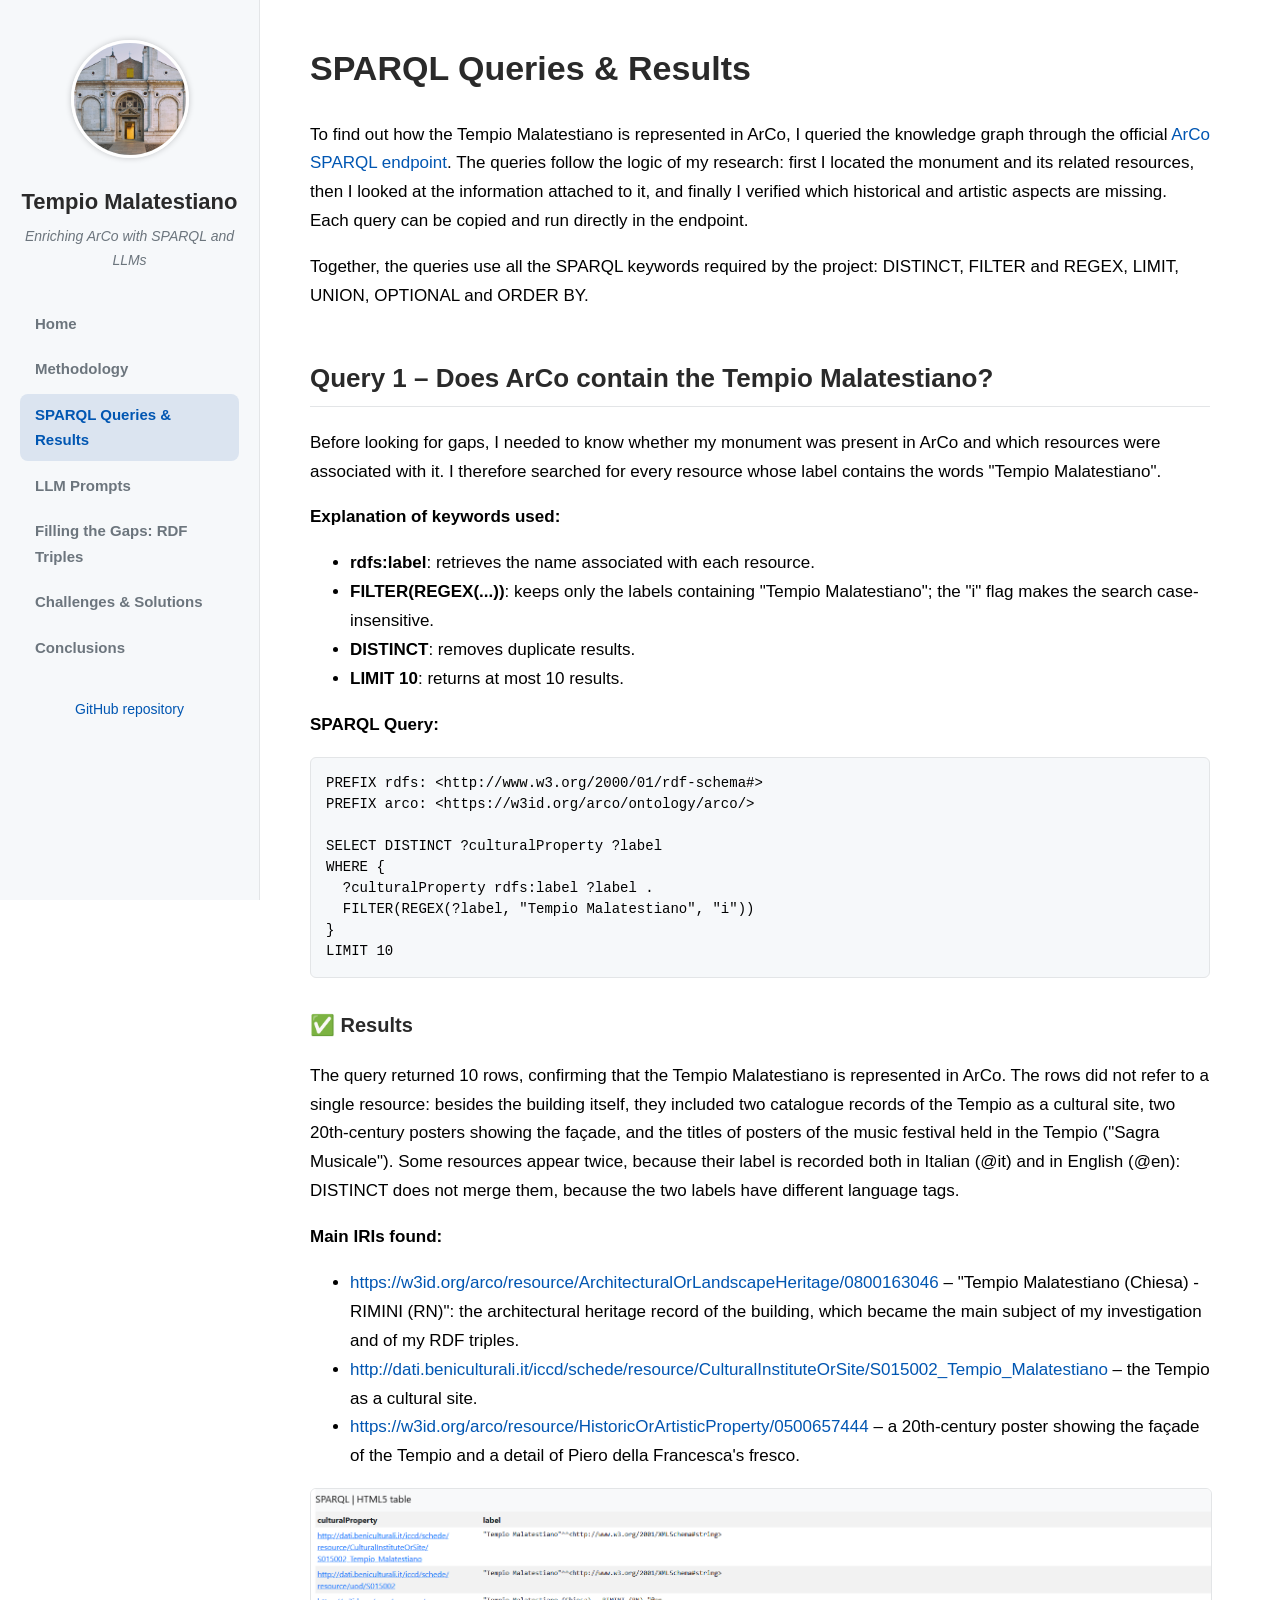
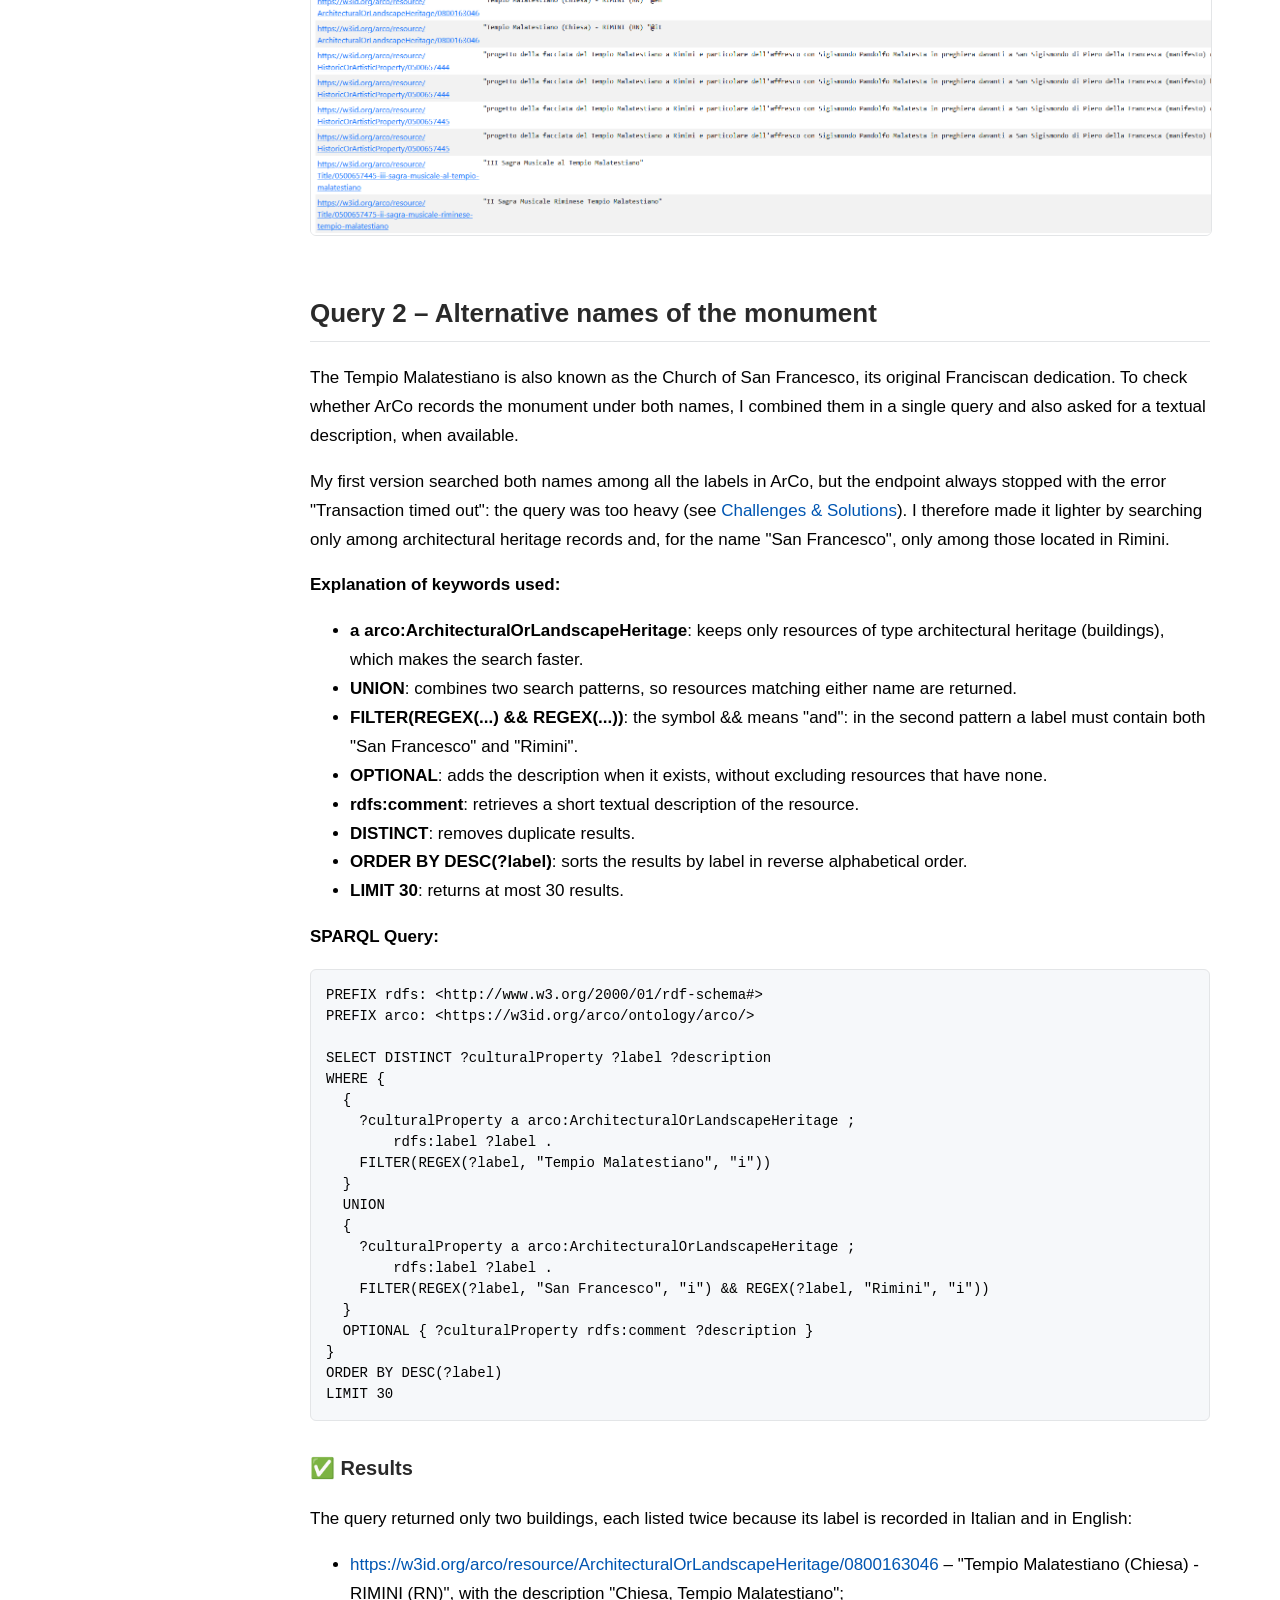
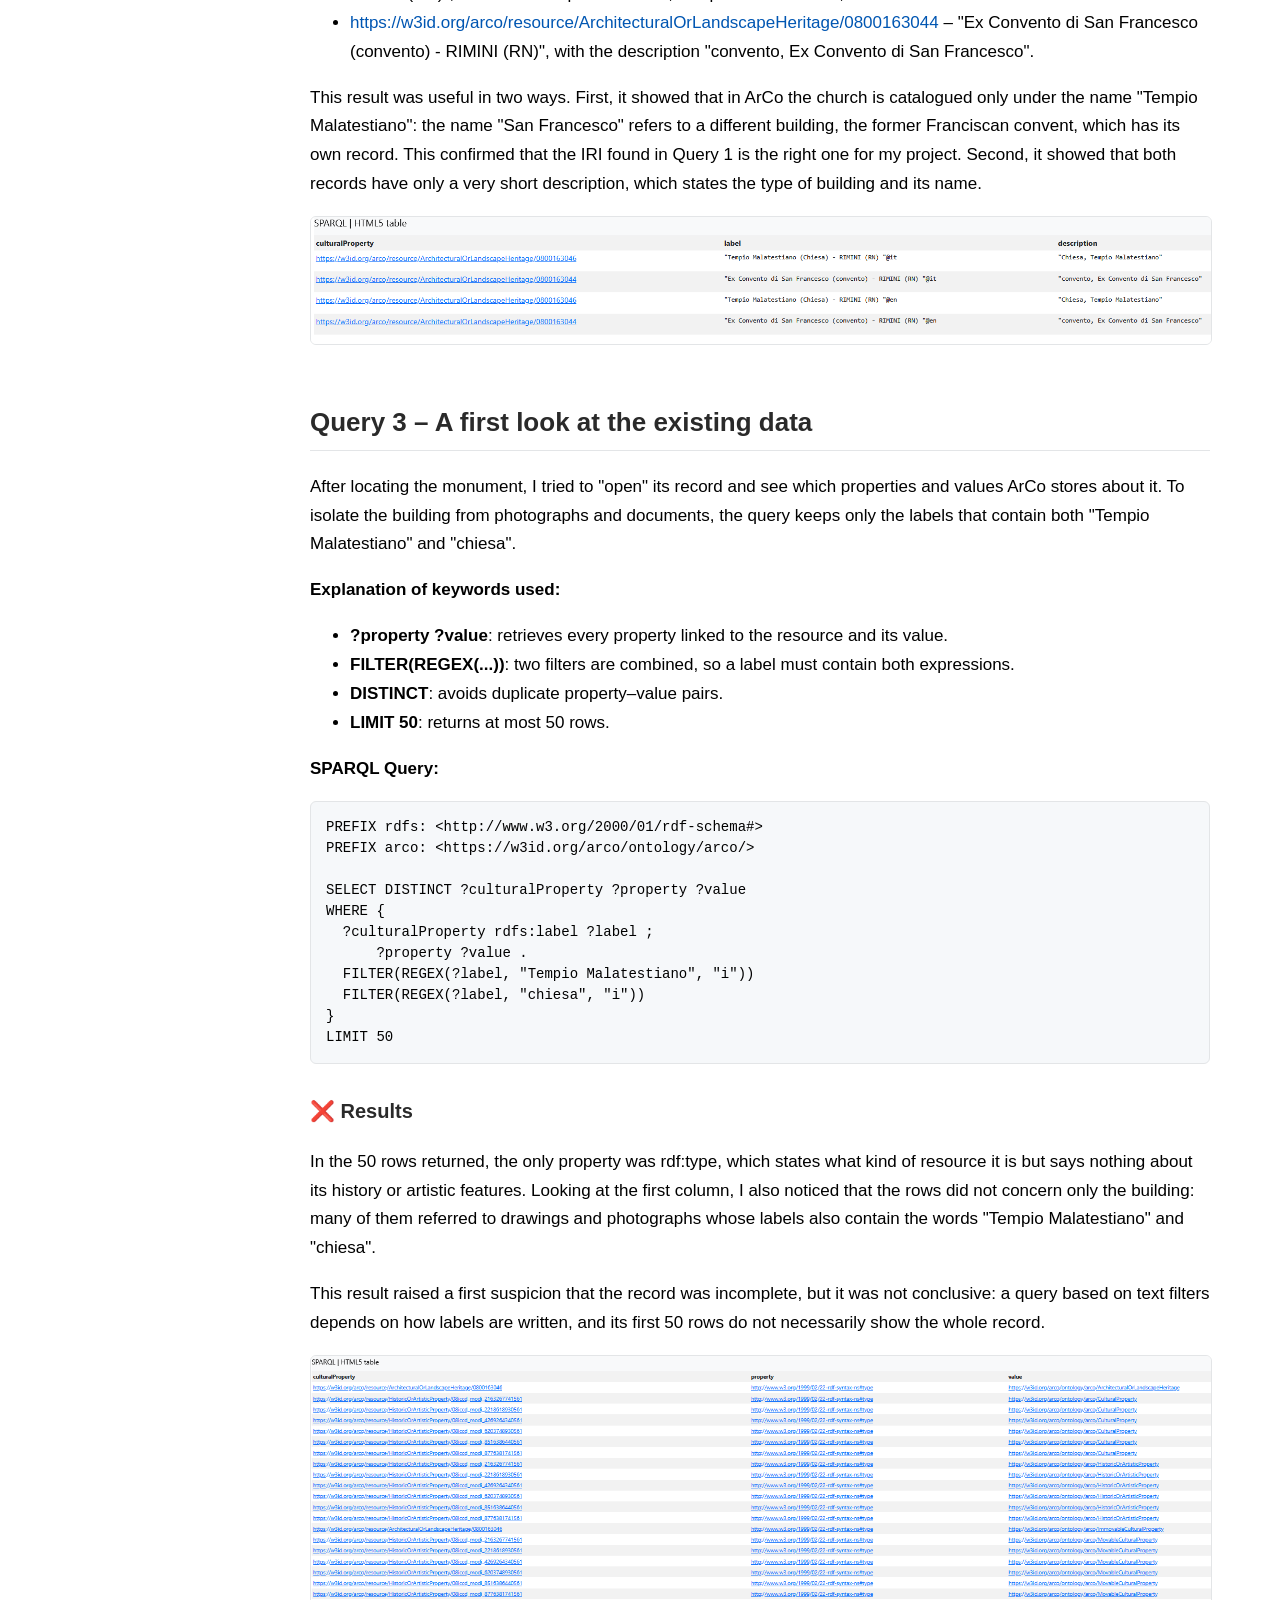
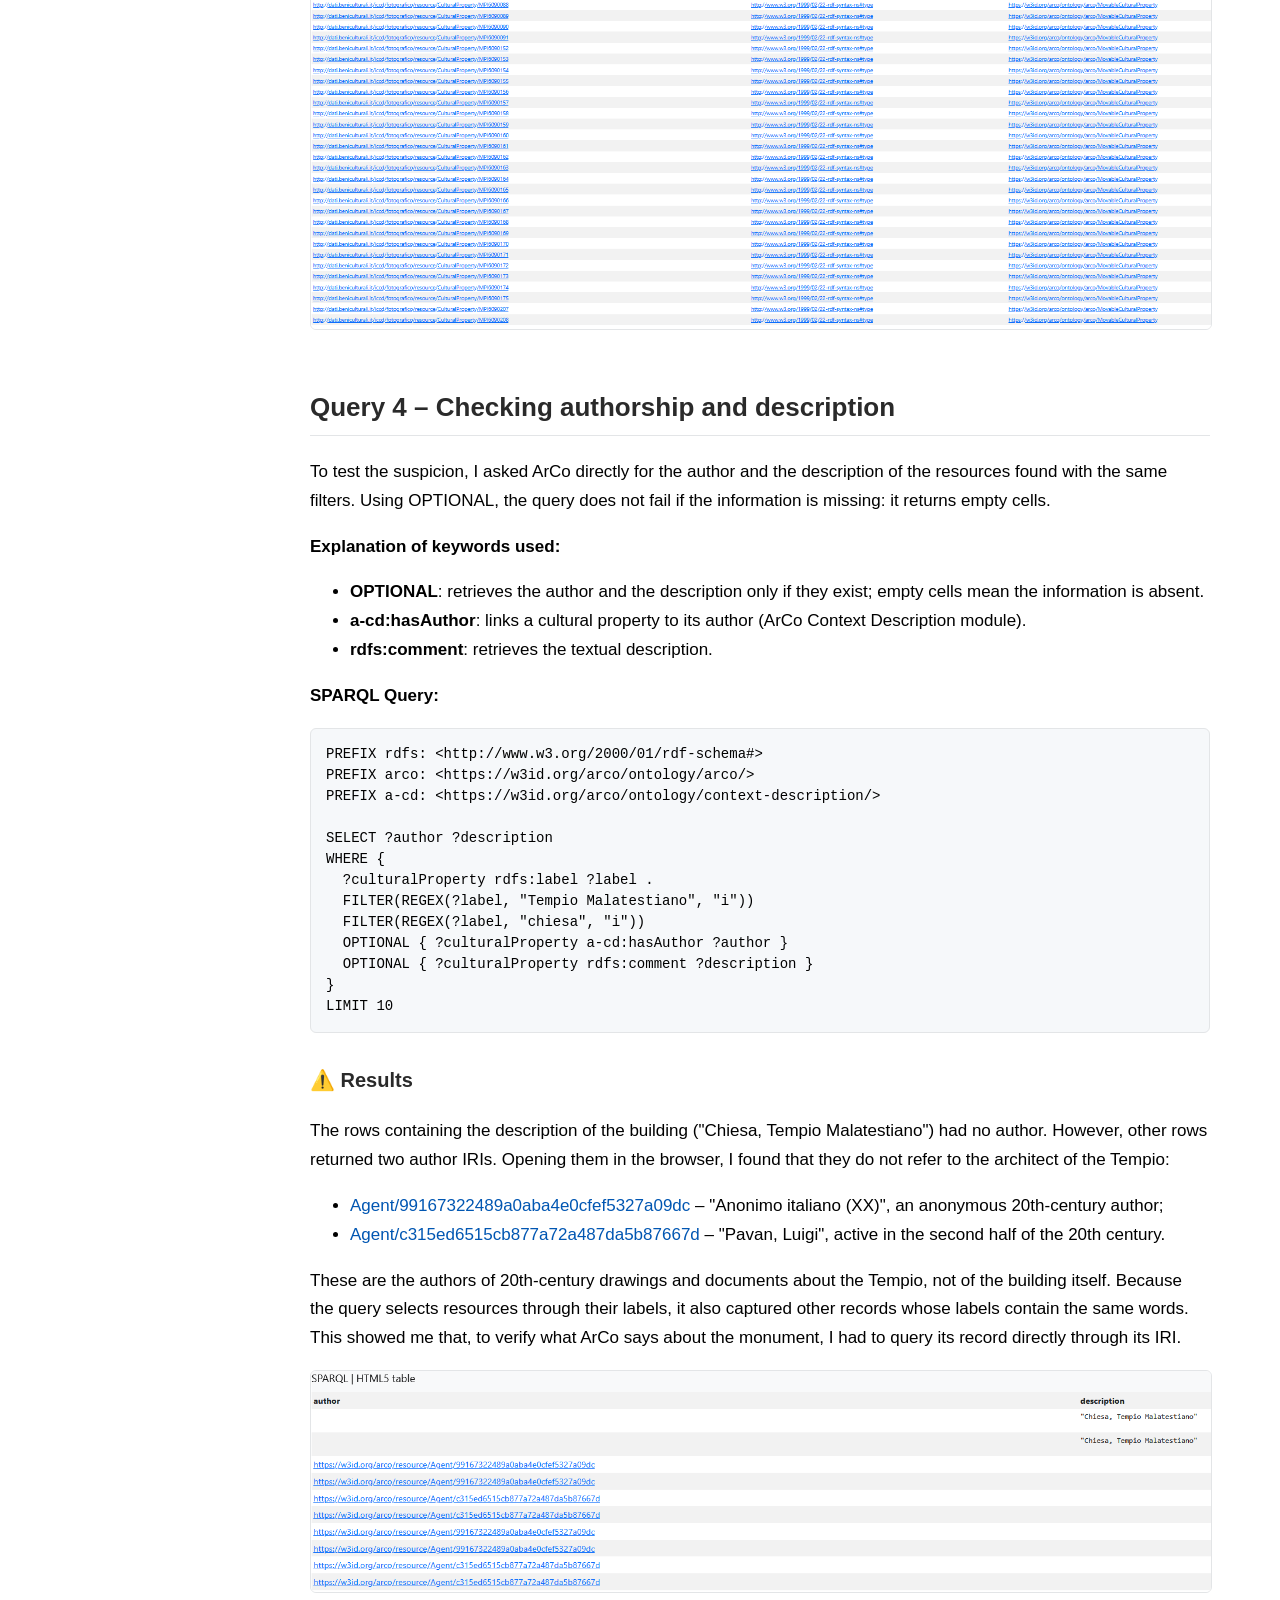
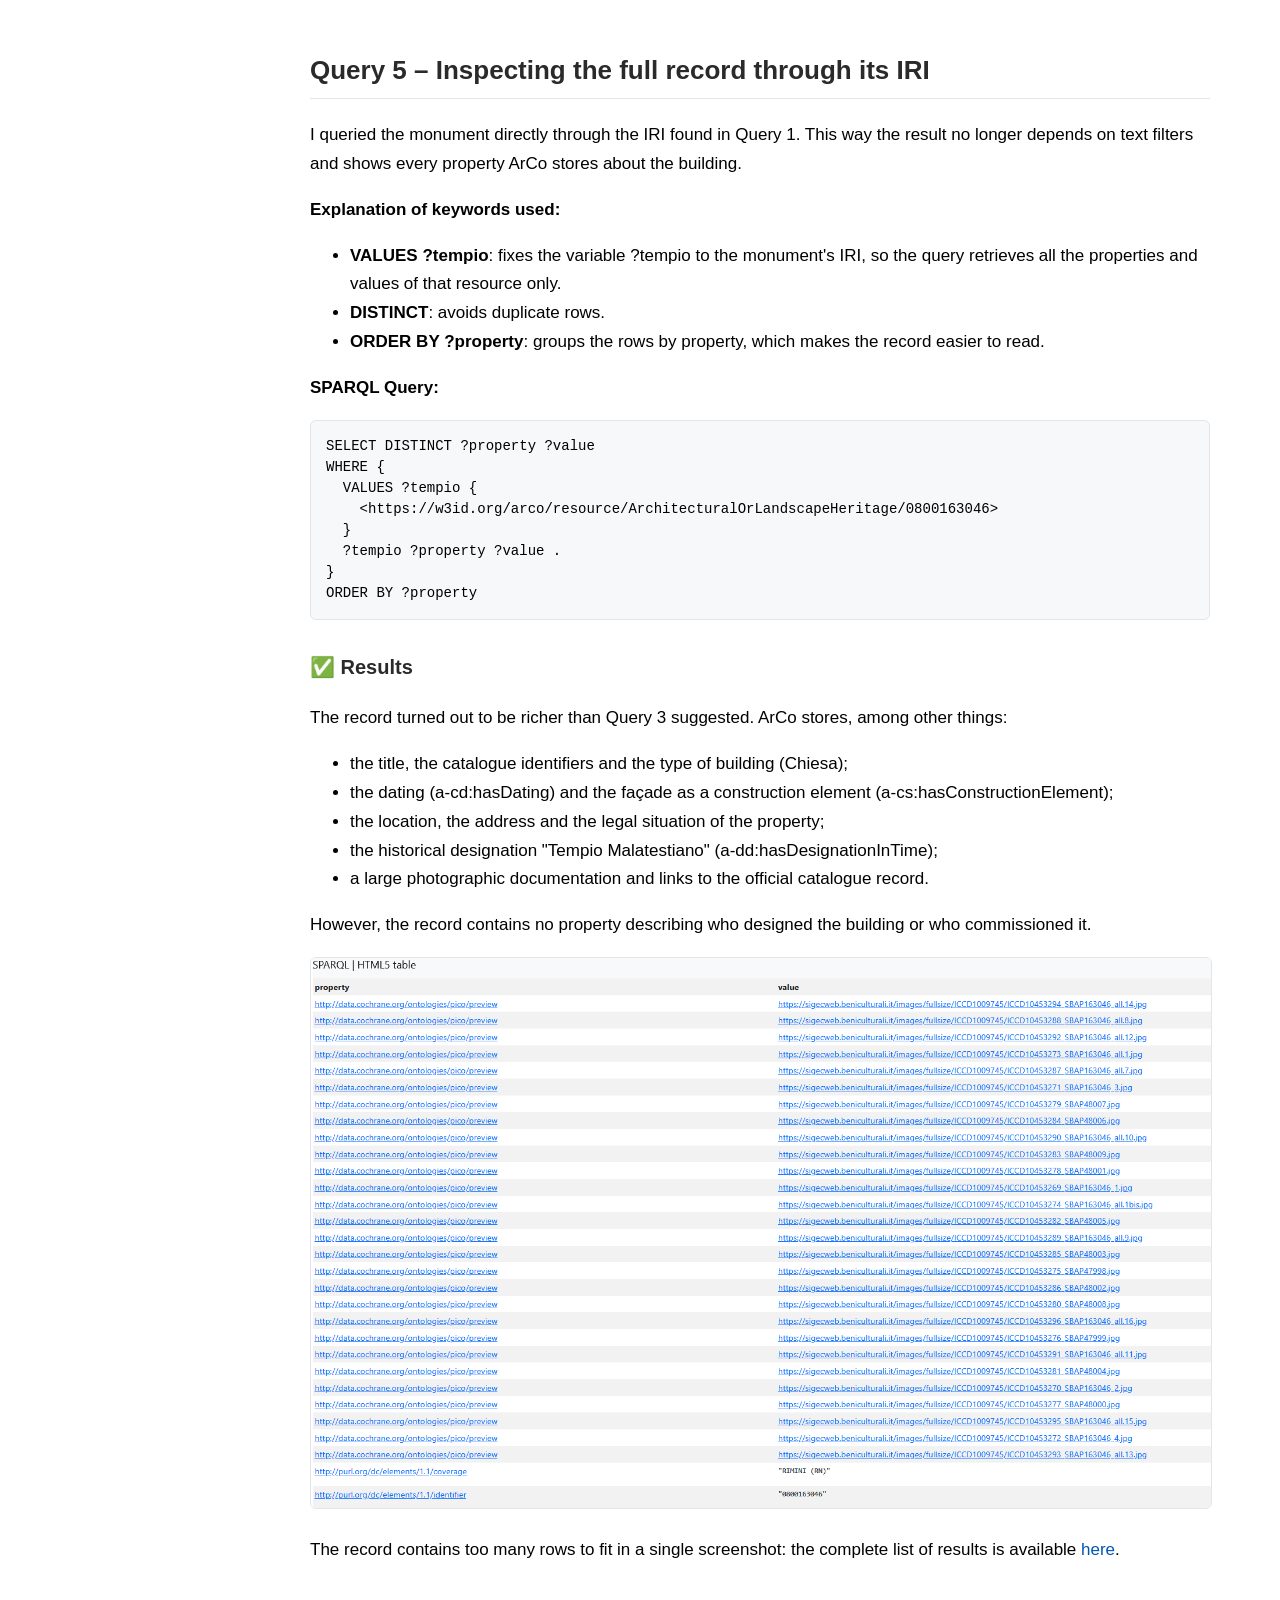
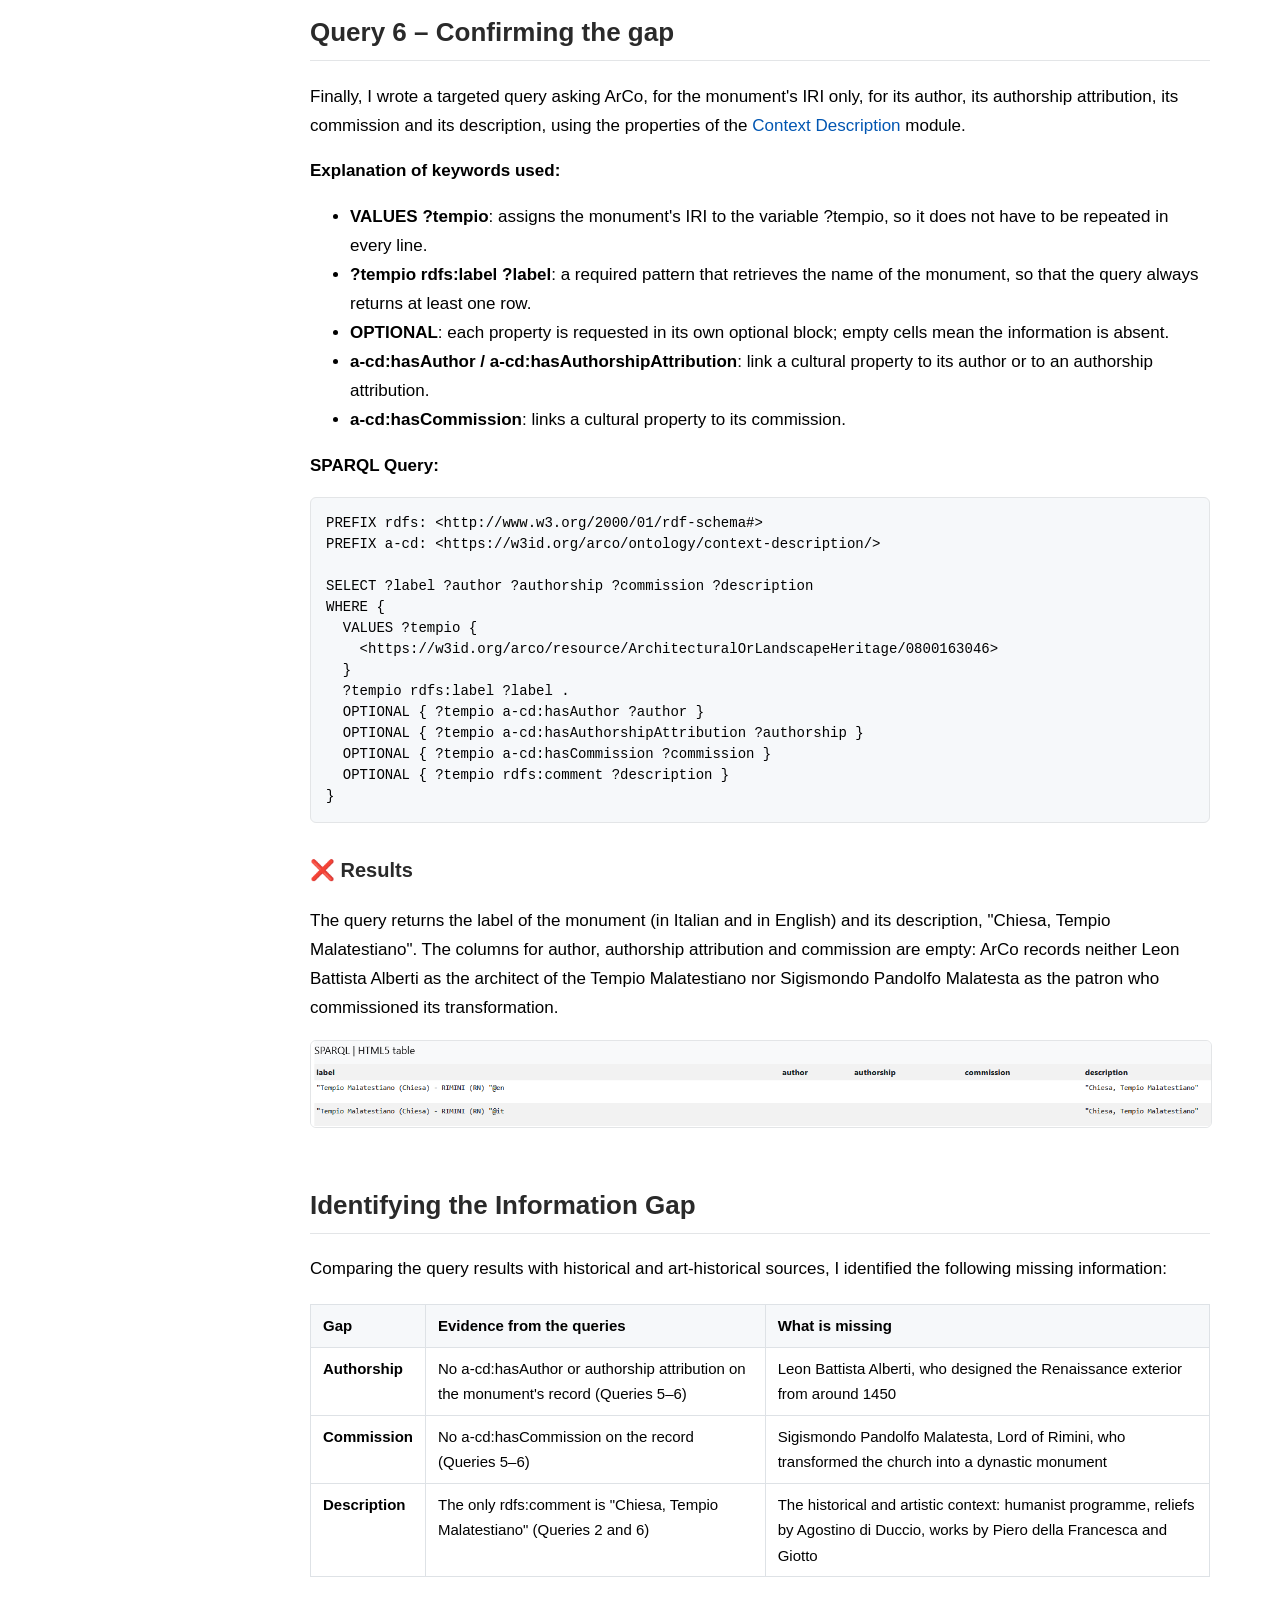
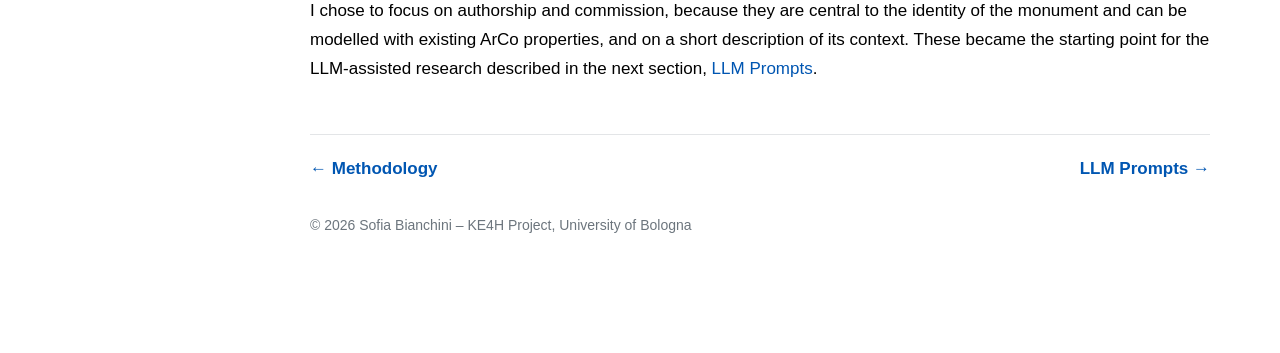
<file: sparql.html>
<!DOCTYPE html>
<html lang="en">
<head>
  <meta charset="UTF-8">
  <meta name="viewport" content="width=device-width, initial-scale=1.0">
  <title>SPARQL Queries &amp; Results &ndash; Tempio Malatestiano</title>
  <link rel="stylesheet" href="style.css">
</head>
<body>

  <!-- SIDEBAR MENU: the same on every page -->
  <aside class="sidebar">
    <a href="index.html">
      <img class="avatar" src="images/facciata.jpg" alt="Tempio Malatestiano">
    </a>
    <p class="site-title">Tempio Malatestiano</p>
    <p class="site-subtitle">Enriching ArCo with SPARQL and LLMs</p>

    <nav>
      <ul>
        <li><a href="index.html">Home</a></li>
        <li><a href="methodology.html">Methodology</a></li>
        <li><a href="sparql.html" class="active">SPARQL Queries &amp; Results</a></li>
        <li><a href="prompts.html">LLM Prompts</a></li>
        <li><a href="rdf-triples.html">Filling the Gaps: RDF Triples</a></li>
        <li><a href="challenges.html">Challenges &amp; Solutions</a></li>
        <li><a href="conclusions.html">Conclusions</a></li>
      </ul>
    </nav>

    <p class="sidebar-link">
      <a href="https://github.com/sofiabianchiniweb/KE4H_Project" target="_blank">GitHub repository</a>
    </p>
  </aside>

  <!-- PAGE CONTENT -->
  <main>
    <h1>SPARQL Queries &amp; Results</h1>

    <p>To find out how the Tempio Malatestiano is represented in ArCo, I queried the knowledge graph through the official <a href="https://dati.cultura.gov.it/sparql" target="_blank">ArCo SPARQL endpoint</a>. The queries follow the logic of my research: first I located the monument and its related resources, then I looked at the information attached to it, and finally I verified which historical and artistic aspects are missing. Each query can be copied and run directly in the endpoint.</p>
    <p>Together, the queries use all the SPARQL keywords required by the project: DISTINCT, FILTER and REGEX, LIMIT, UNION, OPTIONAL and ORDER BY.</p>
    <h2>Query 1 – Does ArCo contain the Tempio Malatestiano?</h2>
    <p>Before looking for gaps, I needed to know whether my monument was present in ArCo and which resources were associated with it. I therefore searched for every resource whose label contains the words "Tempio Malatestiano".</p>
    <p><strong>Explanation of keywords used:</strong></p>
    <ul>
    <li><strong>rdfs:label</strong>: retrieves the name associated with each resource.</li>
    <li><strong>FILTER(REGEX(...))</strong>: keeps only the labels containing "Tempio Malatestiano"; the "i" flag makes the search case-insensitive.</li>
    <li><strong>DISTINCT</strong>: removes duplicate results.</li>
    <li><strong>LIMIT 10</strong>: returns at most 10 results.</li>
    </ul>
    <p><strong>SPARQL Query:</strong></p>
    <pre class="code"><code>PREFIX rdfs: &lt;http://www.w3.org/2000/01/rdf-schema#&gt;
PREFIX arco: &lt;https://w3id.org/arco/ontology/arco/&gt;

SELECT DISTINCT ?culturalProperty ?label
WHERE {
  ?culturalProperty rdfs:label ?label .
  FILTER(REGEX(?label, &quot;Tempio Malatestiano&quot;, &quot;i&quot;))
}
LIMIT 10</code></pre>
    <h3>✅ Results</h3>
    <p>The query returned 10 rows, confirming that the Tempio Malatestiano is represented in ArCo. The rows did not refer to a single resource: besides the building itself, they included two catalogue records of the Tempio as a cultural site, two 20th-century posters showing the façade, and the titles of posters of the music festival held in the Tempio ("Sagra Musicale"). Some resources appear twice, because their label is recorded both in Italian (@it) and in English (@en): DISTINCT does not merge them, because the two labels have different language tags.</p>
    <p><strong>Main IRIs found:</strong></p>
    <ul>
    <li><a href="https://w3id.org/arco/resource/ArchitecturalOrLandscapeHeritage/0800163046" target="_blank">https://w3id.org/arco/resource/ArchitecturalOrLandscapeHeritage/0800163046</a> – "Tempio Malatestiano (Chiesa) - RIMINI (RN)": the architectural heritage record of the building, which became the main subject of my investigation and of my RDF triples.</li>
    <li><a href="http://dati.beniculturali.it/iccd/schede/resource/CulturalInstituteOrSite/S015002_Tempio_Malatestiano" target="_blank">http://dati.beniculturali.it/iccd/schede/resource/CulturalInstituteOrSite/S015002_Tempio_Malatestiano</a> – the Tempio as a cultural site.</li>
    <li><a href="https://w3id.org/arco/resource/HistoricOrArtisticProperty/0500657444" target="_blank">https://w3id.org/arco/resource/HistoricOrArtisticProperty/0500657444</a> – a 20th-century poster showing the façade of the Tempio and a detail of Piero della Francesca's fresco.</li>
    </ul>
    <p><img src="images/query1-results.png" alt="Results of Query 1" /></p>
    <h2>Query 2 – Alternative names of the monument</h2>
    <p>The Tempio Malatestiano is also known as the Church of San Francesco, its original Franciscan dedication. To check whether ArCo records the monument under both names, I combined them in a single query and also asked for a textual description, when available.</p>
    <p>My first version searched both names among all the labels in ArCo, but the endpoint always stopped with the error "Transaction timed out": the query was too heavy (see <a href="challenges.html">Challenges &amp; Solutions</a>). I therefore made it lighter by searching only among architectural heritage records and, for the name "San Francesco", only among those located in Rimini.</p>
    <p><strong>Explanation of keywords used:</strong></p>
    <ul>
    <li><strong>a arco:ArchitecturalOrLandscapeHeritage</strong>: keeps only resources of type architectural heritage (buildings), which makes the search faster.</li>
    <li><strong>UNION</strong>: combines two search patterns, so resources matching either name are returned.</li>
    <li><strong>FILTER(REGEX(...) &amp;&amp; REGEX(...))</strong>: the symbol &amp;&amp; means "and": in the second pattern a label must contain both "San Francesco" and "Rimini".</li>
    <li><strong>OPTIONAL</strong>: adds the description when it exists, without excluding resources that have none.</li>
    <li><strong>rdfs:comment</strong>: retrieves a short textual description of the resource.</li>
    <li><strong>DISTINCT</strong>: removes duplicate results.</li>
    <li><strong>ORDER BY DESC(?label)</strong>: sorts the results by label in reverse alphabetical order.</li>
    <li><strong>LIMIT 30</strong>: returns at most 30 results.</li>
    </ul>
    <p><strong>SPARQL Query:</strong></p>
    <pre class="code"><code>PREFIX rdfs: &lt;http://www.w3.org/2000/01/rdf-schema#&gt;
PREFIX arco: &lt;https://w3id.org/arco/ontology/arco/&gt;

SELECT DISTINCT ?culturalProperty ?label ?description
WHERE {
  {
    ?culturalProperty a arco:ArchitecturalOrLandscapeHeritage ;
        rdfs:label ?label .
    FILTER(REGEX(?label, &quot;Tempio Malatestiano&quot;, &quot;i&quot;))
  }
  UNION
  {
    ?culturalProperty a arco:ArchitecturalOrLandscapeHeritage ;
        rdfs:label ?label .
    FILTER(REGEX(?label, &quot;San Francesco&quot;, &quot;i&quot;) &amp;&amp; REGEX(?label, &quot;Rimini&quot;, &quot;i&quot;))
  }
  OPTIONAL { ?culturalProperty rdfs:comment ?description }
}
ORDER BY DESC(?label)
LIMIT 30</code></pre>
    <h3>✅ Results</h3>
    <p>The query returned only two buildings, each listed twice because its label is recorded in Italian and in English:</p>
    <ul>
    <li><a href="https://w3id.org/arco/resource/ArchitecturalOrLandscapeHeritage/0800163046" target="_blank">https://w3id.org/arco/resource/ArchitecturalOrLandscapeHeritage/0800163046</a> – "Tempio Malatestiano (Chiesa) - RIMINI (RN)", with the description "Chiesa, Tempio Malatestiano";</li>
    <li><a href="https://w3id.org/arco/resource/ArchitecturalOrLandscapeHeritage/0800163044" target="_blank">https://w3id.org/arco/resource/ArchitecturalOrLandscapeHeritage/0800163044</a> – "Ex Convento di San Francesco (convento) - RIMINI (RN)", with the description "convento, Ex Convento di San Francesco".</li>
    </ul>
    <p>This result was useful in two ways. First, it showed that in ArCo the church is catalogued only under the name "Tempio Malatestiano": the name "San Francesco" refers to a different building, the former Franciscan convent, which has its own record. This confirmed that the IRI found in Query 1 is the right one for my project. Second, it showed that both records have only a very short description, which states the type of building and its name.</p>
    <p><img src="images/query2-results.png" alt="Results of Query 2" /></p>
    <h2>Query 3 – A first look at the existing data</h2>
    <p>After locating the monument, I tried to "open" its record and see which properties and values ArCo stores about it. To isolate the building from photographs and documents, the query keeps only the labels that contain both "Tempio Malatestiano" and "chiesa".</p>
    <p><strong>Explanation of keywords used:</strong></p>
    <ul>
    <li><strong>?property ?value</strong>: retrieves every property linked to the resource and its value.</li>
    <li><strong>FILTER(REGEX(...))</strong>: two filters are combined, so a label must contain both expressions.</li>
    <li><strong>DISTINCT</strong>: avoids duplicate property–value pairs.</li>
    <li><strong>LIMIT 50</strong>: returns at most 50 rows.</li>
    </ul>
    <p><strong>SPARQL Query:</strong></p>
    <pre class="code"><code>PREFIX rdfs: &lt;http://www.w3.org/2000/01/rdf-schema#&gt;
PREFIX arco: &lt;https://w3id.org/arco/ontology/arco/&gt;

SELECT DISTINCT ?culturalProperty ?property ?value
WHERE {
  ?culturalProperty rdfs:label ?label ;
      ?property ?value .
  FILTER(REGEX(?label, &quot;Tempio Malatestiano&quot;, &quot;i&quot;))
  FILTER(REGEX(?label, &quot;chiesa&quot;, &quot;i&quot;))
}
LIMIT 50</code></pre>
    <h3>❌ Results</h3>
    <p>In the 50 rows returned, the only property was rdf:type, which states what kind of resource it is but says nothing about its history or artistic features. Looking at the first column, I also noticed that the rows did not concern only the building: many of them referred to drawings and photographs whose labels also contain the words "Tempio Malatestiano" and "chiesa".</p>
    <p>This result raised a first suspicion that the record was incomplete, but it was not conclusive: a query based on text filters depends on how labels are written, and its first 50 rows do not necessarily show the whole record.</p>
    <p><img src="images/query3-results.png" alt="Results of Query 3" /></p>
    <h2>Query 4 – Checking authorship and description</h2>
    <p>To test the suspicion, I asked ArCo directly for the author and the description of the resources found with the same filters. Using OPTIONAL, the query does not fail if the information is missing: it returns empty cells.</p>
    <p><strong>Explanation of keywords used:</strong></p>
    <ul>
    <li><strong>OPTIONAL</strong>: retrieves the author and the description only if they exist; empty cells mean the information is absent.</li>
    <li><strong>a-cd:hasAuthor</strong>: links a cultural property to its author (ArCo Context Description module).</li>
    <li><strong>rdfs:comment</strong>: retrieves the textual description.</li>
    </ul>
    <p><strong>SPARQL Query:</strong></p>
    <pre class="code"><code>PREFIX rdfs: &lt;http://www.w3.org/2000/01/rdf-schema#&gt;
PREFIX arco: &lt;https://w3id.org/arco/ontology/arco/&gt;
PREFIX a-cd: &lt;https://w3id.org/arco/ontology/context-description/&gt;

SELECT ?author ?description
WHERE {
  ?culturalProperty rdfs:label ?label .
  FILTER(REGEX(?label, &quot;Tempio Malatestiano&quot;, &quot;i&quot;))
  FILTER(REGEX(?label, &quot;chiesa&quot;, &quot;i&quot;))
  OPTIONAL { ?culturalProperty a-cd:hasAuthor ?author }
  OPTIONAL { ?culturalProperty rdfs:comment ?description }
}
LIMIT 10</code></pre>
    <h3>⚠️ Results</h3>
    <p>The rows containing the description of the building ("Chiesa, Tempio Malatestiano") had no author. However, other rows returned two author IRIs. Opening them in the browser, I found that they do not refer to the architect of the Tempio:</p>
    <ul>
    <li><a href="https://w3id.org/arco/resource/Agent/99167322489a0aba4e0cfef5327a09dc" target="_blank">Agent/99167322489a0aba4e0cfef5327a09dc</a> – "Anonimo italiano (XX)", an anonymous 20th-century author;</li>
    <li><a href="https://w3id.org/arco/resource/Agent/c315ed6515cb877a72a487da5b87667d" target="_blank">Agent/c315ed6515cb877a72a487da5b87667d</a> – "Pavan, Luigi", active in the second half of the 20th century.</li>
    </ul>
    <p>These are the authors of 20th-century drawings and documents about the Tempio, not of the building itself. Because the query selects resources through their labels, it also captured other records whose labels contain the same words. This showed me that, to verify what ArCo says about the monument, I had to query its record directly through its IRI.</p>
    <p><img src="images/query4-results.png" alt="Results of Query 4" /></p>
    <h2>Query 5 – Inspecting the full record through its IRI</h2>
    <p>I queried the monument directly through the IRI found in Query 1. This way the result no longer depends on text filters and shows every property ArCo stores about the building.</p>
    <p><strong>Explanation of keywords used:</strong></p>
    <ul>
    <li><strong>VALUES ?tempio</strong>: fixes the variable ?tempio to the monument's IRI, so the query retrieves all the properties and values of that resource only.</li>
    <li><strong>DISTINCT</strong>: avoids duplicate rows.</li>
    <li><strong>ORDER BY ?property</strong>: groups the rows by property, which makes the record easier to read.</li>
    </ul>
    <p><strong>SPARQL Query:</strong></p>
    <pre class="code"><code>SELECT DISTINCT ?property ?value
WHERE {
  VALUES ?tempio {
    &lt;https://w3id.org/arco/resource/ArchitecturalOrLandscapeHeritage/0800163046&gt;
  }
  ?tempio ?property ?value .
}
ORDER BY ?property</code></pre>
    <h3>✅ Results</h3>
    <p>The record turned out to be richer than Query 3 suggested. ArCo stores, among other things:</p>
    <ul>
    <li>the title, the catalogue identifiers and the type of building (Chiesa);</li>
    <li>the dating (a-cd:hasDating) and the façade as a construction element (a-cs:hasConstructionElement);</li>
    <li>the location, the address and the legal situation of the property;</li>
    <li>the historical designation "Tempio Malatestiano" (a-dd:hasDesignationInTime);</li>
    <li>a large photographic documentation and links to the official catalogue record.</li>
    </ul>
    <p>However, the record contains no property describing who designed the building or who commissioned it.</p>
    <p><img src="images/query5-results.png" alt="Results of Query 5" /></p>
    <p>The record contains too many rows to fit in a single screenshot: the complete list of results is available <a href="https://dati.cultura.gov.it/sparql?default-graph-uri=&amp;query=SELECT+DISTINCT+%3Fproperty+%3Fvalue%0D%0AWHERE+%7B%0D%0A++VALUES+%3Ftempio+%7B%0D%0A++++%3Chttps%3A%2F%2Fw3id.org%2Farco%2Fresource%2FArchitecturalOrLandscapeHeritage%2F0800163046%3E%0D%0A++%7D%0D%0A++%3Ftempio+%3Fproperty+%3Fvalue+.%0D%0A%7D%0D%0AORDER+BY+%3Fproperty&amp;format=text%2Fhtml&amp;timeout=0&amp;signal_void=on" target="_blank">here</a>.</p>
    <h2>Query 6 – Confirming the gap</h2>
    <p>Finally, I wrote a targeted query asking ArCo, for the monument's IRI only, for its author, its authorship attribution, its commission and its description, using the properties of the <a href="https://w3id.org/arco/ontology/context-description" target="_blank">Context Description</a> module.</p>
    <p><strong>Explanation of keywords used:</strong></p>
    <ul>
    <li><strong>VALUES ?tempio</strong>: assigns the monument's IRI to the variable ?tempio, so it does not have to be repeated in every line.</li>
    <li><strong>?tempio rdfs:label ?label</strong>: a required pattern that retrieves the name of the monument, so that the query always returns at least one row.</li>
    <li><strong>OPTIONAL</strong>: each property is requested in its own optional block; empty cells mean the information is absent.</li>
    <li><strong>a-cd:hasAuthor / a-cd:hasAuthorshipAttribution</strong>: link a cultural property to its author or to an authorship attribution.</li>
    <li><strong>a-cd:hasCommission</strong>: links a cultural property to its commission.</li>
    </ul>
    <p><strong>SPARQL Query:</strong></p>
    <pre class="code"><code>PREFIX rdfs: &lt;http://www.w3.org/2000/01/rdf-schema#&gt;
PREFIX a-cd: &lt;https://w3id.org/arco/ontology/context-description/&gt;

SELECT ?label ?author ?authorship ?commission ?description
WHERE {
  VALUES ?tempio {
    &lt;https://w3id.org/arco/resource/ArchitecturalOrLandscapeHeritage/0800163046&gt;
  }
  ?tempio rdfs:label ?label .
  OPTIONAL { ?tempio a-cd:hasAuthor ?author }
  OPTIONAL { ?tempio a-cd:hasAuthorshipAttribution ?authorship }
  OPTIONAL { ?tempio a-cd:hasCommission ?commission }
  OPTIONAL { ?tempio rdfs:comment ?description }
}</code></pre>
    <h3>❌ Results</h3>
    <p>The query returns the label of the monument (in Italian and in English) and its description, "Chiesa, Tempio Malatestiano". The columns for author, authorship attribution and commission are empty: ArCo records neither Leon Battista Alberti as the architect of the Tempio Malatestiano nor Sigismondo Pandolfo Malatesta as the patron who commissioned its transformation.</p>
    <p><img src="images/query6-results.png" alt="Results of Query 6" /></p>
    <h2>Identifying the Information Gap</h2>
    <p>Comparing the query results with historical and art-historical sources, I identified the following missing information:</p>
    <table>
    <thead>
    <tr>
    <th>Gap</th>
    <th>Evidence from the queries</th>
    <th>What is missing</th>
    </tr>
    </thead>
    <tbody>
    <tr>
    <td><strong>Authorship</strong></td>
    <td>No a-cd:hasAuthor or authorship attribution on the monument's record (Queries 5–6)</td>
    <td>Leon Battista Alberti, who designed the Renaissance exterior from around 1450</td>
    </tr>
    <tr>
    <td><strong>Commission</strong></td>
    <td>No a-cd:hasCommission on the record (Queries 5–6)</td>
    <td>Sigismondo Pandolfo Malatesta, Lord of Rimini, who transformed the church into a dynastic monument</td>
    </tr>
    <tr>
    <td><strong>Description</strong></td>
    <td>The only rdfs:comment is "Chiesa, Tempio Malatestiano" (Queries 2 and 6)</td>
    <td>The historical and artistic context: humanist programme, reliefs by Agostino di Duccio, works by Piero della Francesca and Giotto</td>
    </tr>
    </tbody>
    </table>
    <p>I chose to focus on authorship and commission, because they are central to the identity of the monument and can be modelled with existing ArCo properties, and on a short description of its context. These became the starting point for the LLM-assisted research described in the next section, <a href="prompts.html">LLM Prompts</a>.</p>

    <!-- Links to the previous and next page -->
    <div class="page-nav">
      <a href="methodology.html">&larr; Methodology</a>
      <a href="prompts.html">LLM Prompts &rarr;</a>
    </div>

    <footer>
      &copy; 2026 Sofia Bianchini &ndash; KE4H Project, University of Bologna
    </footer>
  </main>

</body>
</html>
</file>
<file: style.css>
/* =========================================================
   Style sheet for the KE4H project website
   The same file is used by all the pages of the site.
   ========================================================= */

/* ---------- General settings ---------- */

body {
  margin: 0;
  font-family: "Segoe UI", Helvetica, Arial, sans-serif;
  font-size: 17px;
  line-height: 1.7;
  color: #000000;
  background-color: #ffffff;
}

a {
  color: #0056b2;
  text-decoration: none;
}

a:hover {
  text-decoration: underline;
}

/* ---------- Sidebar menu (left side, fixed) ---------- */

.sidebar {
  position: fixed;
  top: 0;
  left: 0;
  width: 260px;
  height: 100%;
  overflow-y: auto;
  box-sizing: border-box;
  padding: 40px 20px;
  background-color: #f6f8fa;
  border-right: 1px solid #e3e5e7;
  text-align: center;
}

.avatar {
  width: 112px;
  height: 112px;
  border-radius: 50%;           /* round picture */
  object-fit: cover;
  border: 3px solid #ffffff;
  box-shadow: 0 0 6px rgba(0, 0, 0, 0.2);
}

.site-title {
  margin: 15px 0 0 0;
  font-size: 22px;
  font-weight: bold;
  color: #2a2a2a;
}

.site-subtitle {
  margin: 5px 0 30px 0;
  font-size: 14px;
  font-style: italic;
  color: #6c757d;
}

.sidebar ul {
  list-style: none;
  margin: 0;
  padding: 0;
  text-align: left;
}

.sidebar li a {
  display: block;
  padding: 8px 15px;
  margin-bottom: 4px;
  border-radius: 8px;
  font-size: 15px;
  font-weight: 600;
  color: #6c757d;
}

.sidebar li a:hover {
  background-color: #e9ecef;
  color: #34343c;
  text-decoration: none;
}

/* the page that is currently open */
.sidebar li a.active {
  background-color: #dbe4f0;
  color: #0056b2;
}

.sidebar-link {
  margin-top: 30px;
  font-size: 14px;
}

/* ---------- Page content ---------- */

main {
  margin-left: 260px;           /* leaves space for the sidebar */
  max-width: 900px;
  padding: 40px 50px;
}

h1 {
  font-size: 34px;
  margin-top: 0;
  color: #2a2a2a;
}

h2 {
  font-size: 26px;
  margin-top: 45px;
  padding-bottom: 6px;
  border-bottom: 1px solid #e3e5e7;
  color: #2a2a2a;
}

h3 {
  font-size: 20px;
  margin-top: 30px;
  color: #2a2a2a;
}

img {
  max-width: 100%;              /* pictures never exceed the page width */
  border: 1px solid #e3e5e7;
  border-radius: 6px;
}

.main-photo {
  width: 520px;
}

.author-photo {
  width: 200px;
}

blockquote {
  margin: 20px 0;
  padding: 5px 20px;
  border-left: 4px solid #c4c8cc;
  color: #5a5a5a;
}

/* ---------- Code (SPARQL queries, RDF triples, prompts) ---------- */

pre.code {
  background-color: #f6f8fa;
  border: 1px solid #e3e5e7;
  border-radius: 6px;
  padding: 15px;
  overflow-x: auto;             /* long lines can be scrolled */
  font-size: 14px;
  line-height: 1.5;
}

/* prompts are text, so long lines go to a new line */
pre.prompt-text {
  white-space: pre-wrap;
}

code {
  font-family: Consolas, "Courier New", monospace;
}

/* ---------- Coloured boxes ---------- */

.box {
  margin: 20px 0;
  padding: 10px 20px;
  border-left: 5px solid;
  border-radius: 6px;
}

.prompt {                       /* prompts given to the LLMs */
  background-color: #e8f1fb;
  border-color: #0070cb;
}

.note {                         /* useful information */
  background-color: #e9f6ec;
  border-color: #28a745;
}

.todo {                         /* parts still to be completed */
  background-color: #fff8e1;
  border-color: #ffc107;
}

/* ---------- Tables ---------- */

table {
  width: 100%;
  border-collapse: collapse;
  margin: 20px 0;
  font-size: 15px;
}

th, td {
  border: 1px solid #dee2e6;
  padding: 8px 12px;
  text-align: left;
  vertical-align: top;
}

th {
  background-color: #f6f8fa;
}

/* ---------- Previous / next links and footer ---------- */

.page-nav {
  display: flex;
  justify-content: space-between;
  margin-top: 50px;
  padding-top: 20px;
  border-top: 1px solid #e3e5e7;
  font-weight: 600;
}

footer {
  margin-top: 30px;
  font-size: 14px;
  color: #6c757d;
}

/* ---------- Small screens (smartphones) ---------- */

@media (max-width: 800px) {
  .sidebar {
    position: static;           /* the menu goes on top of the page */
    width: 100%;
    height: auto;
    border-right: none;
    border-bottom: 1px solid #e3e5e7;
  }

  main {
    margin-left: 0;
    padding: 25px 20px;
  }
}
</file>
